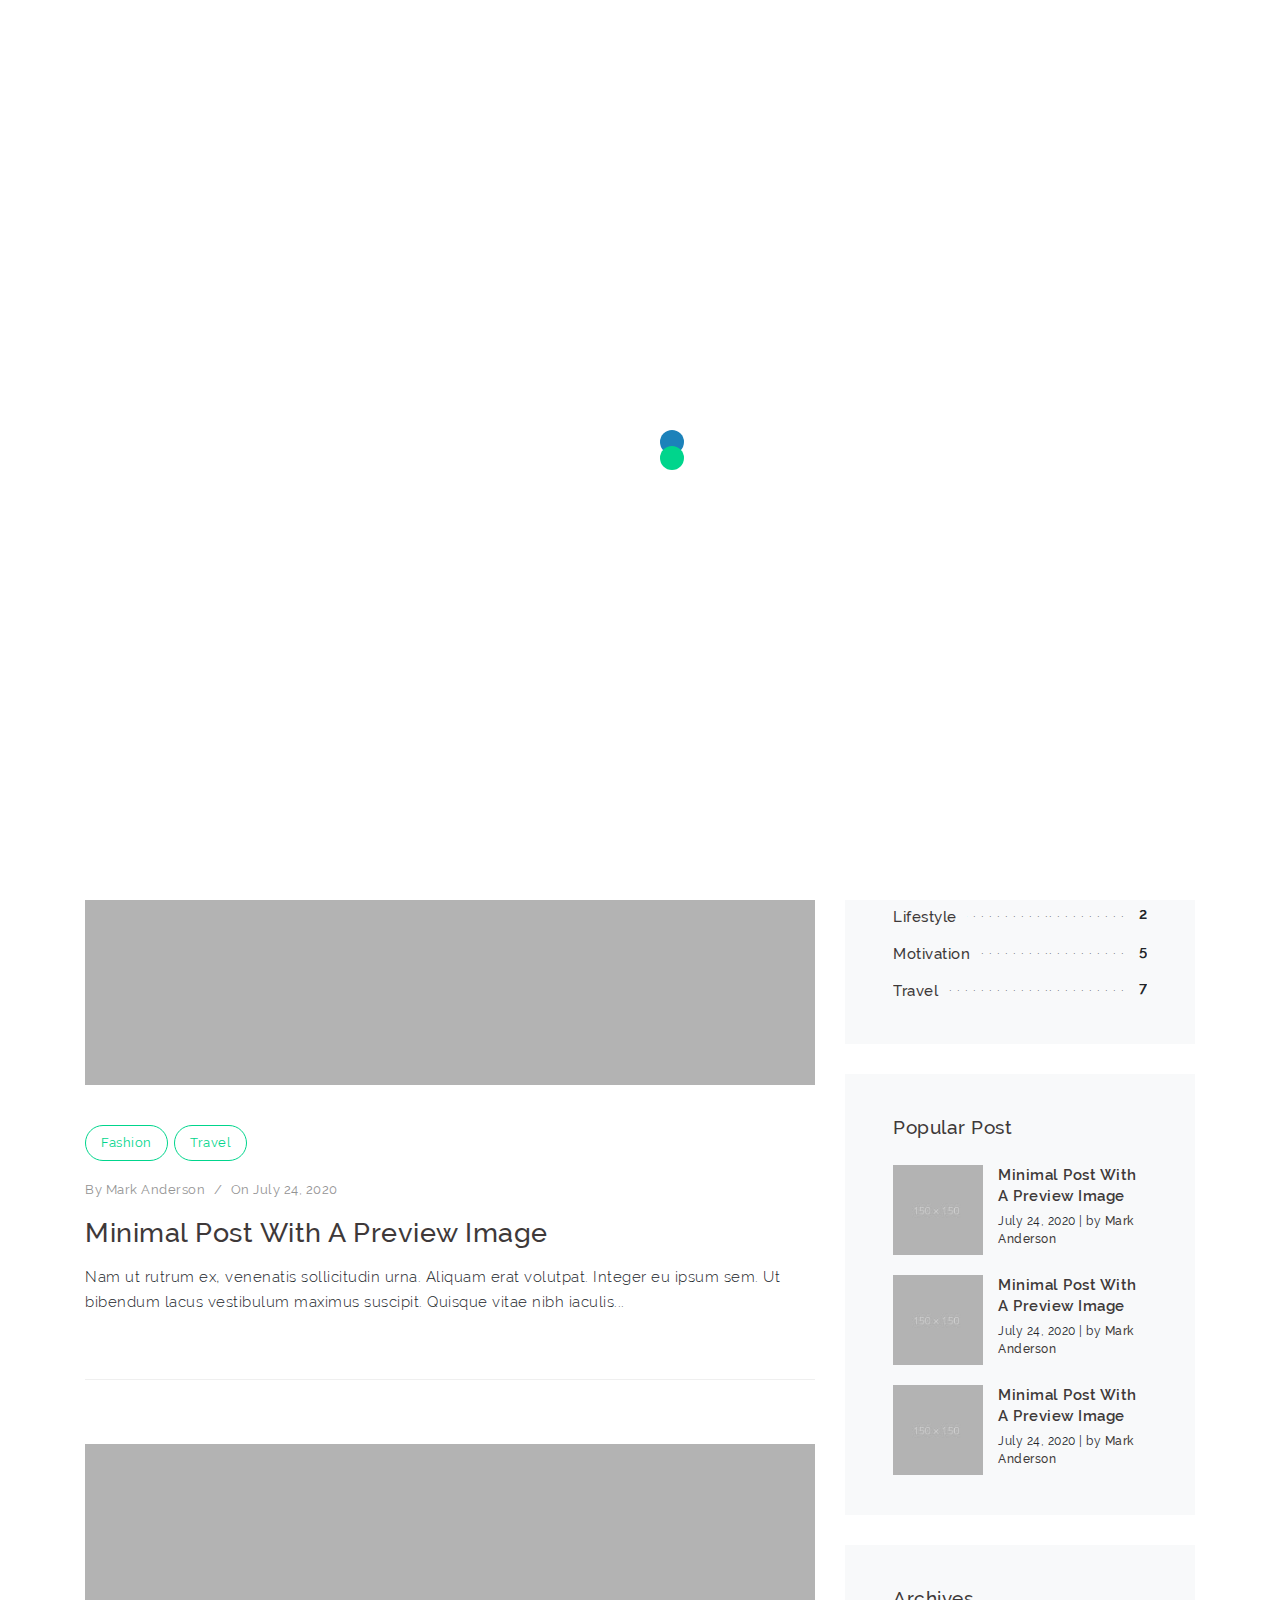
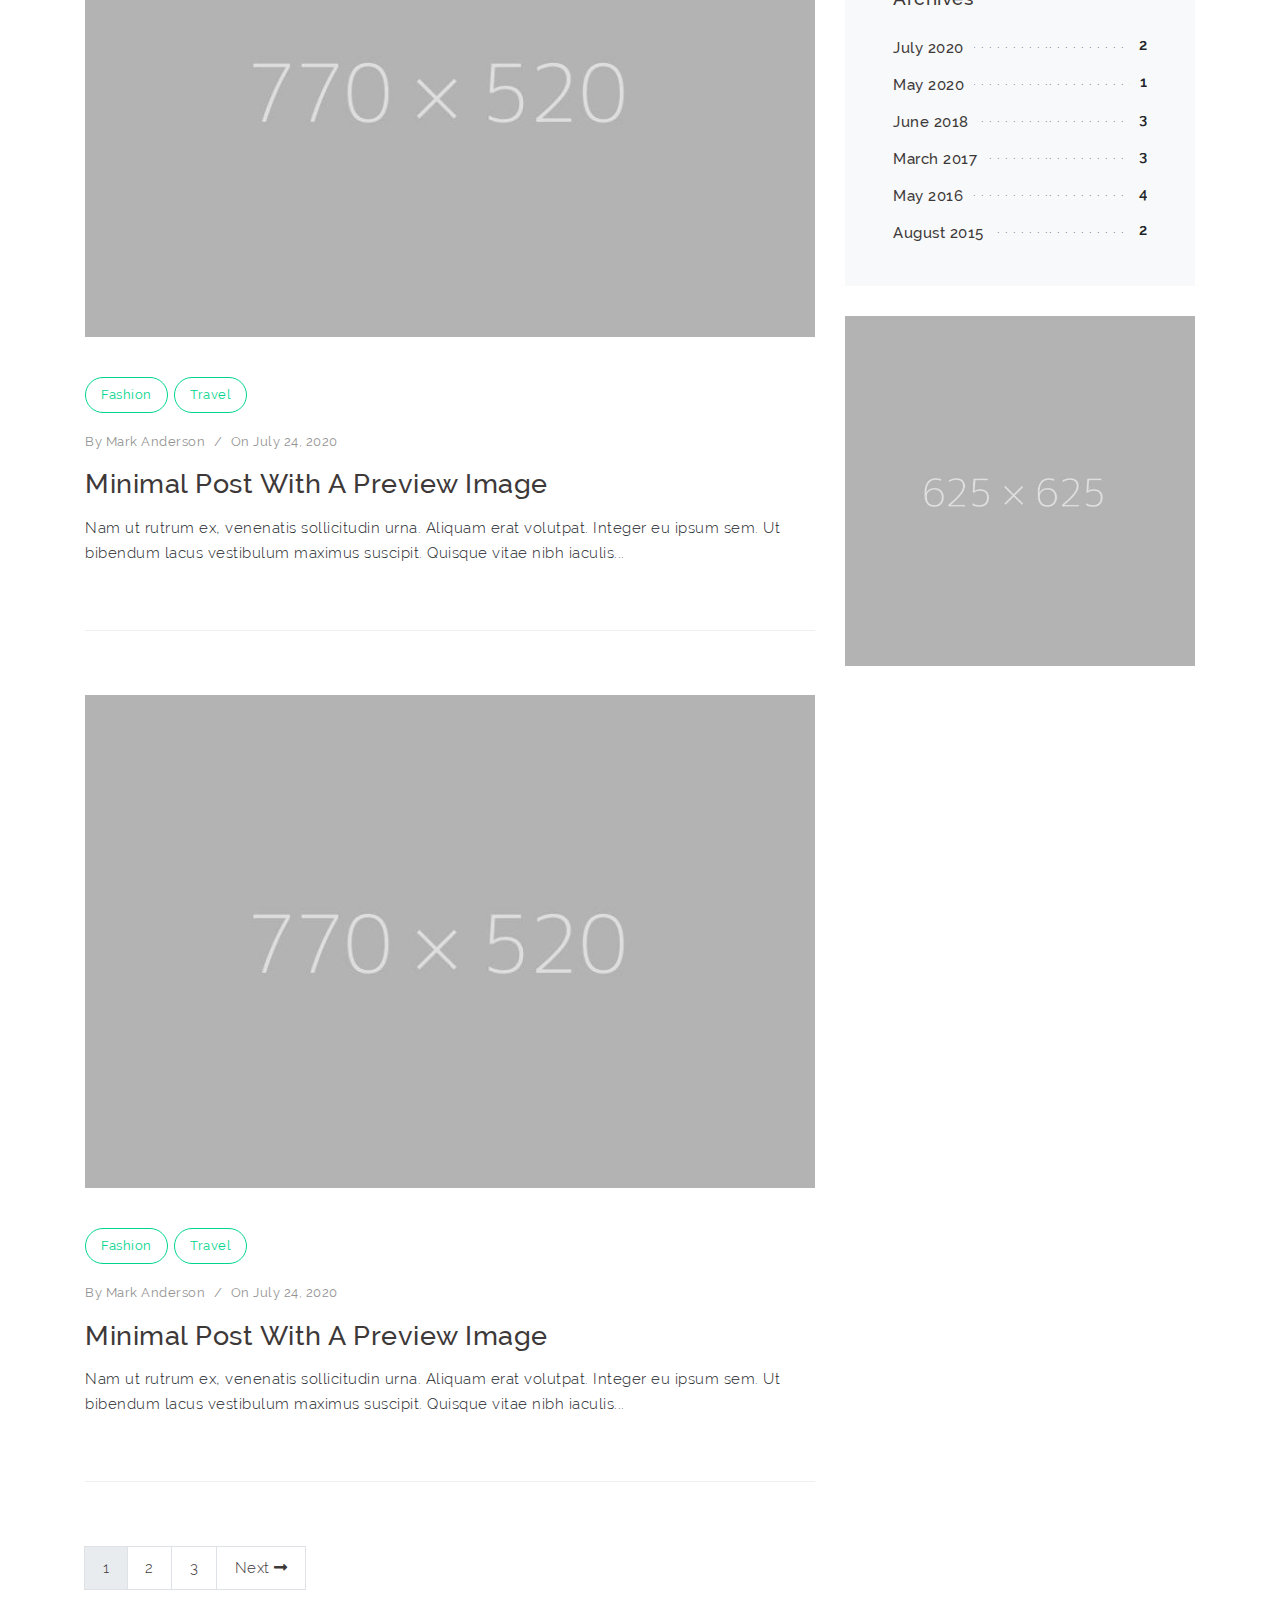
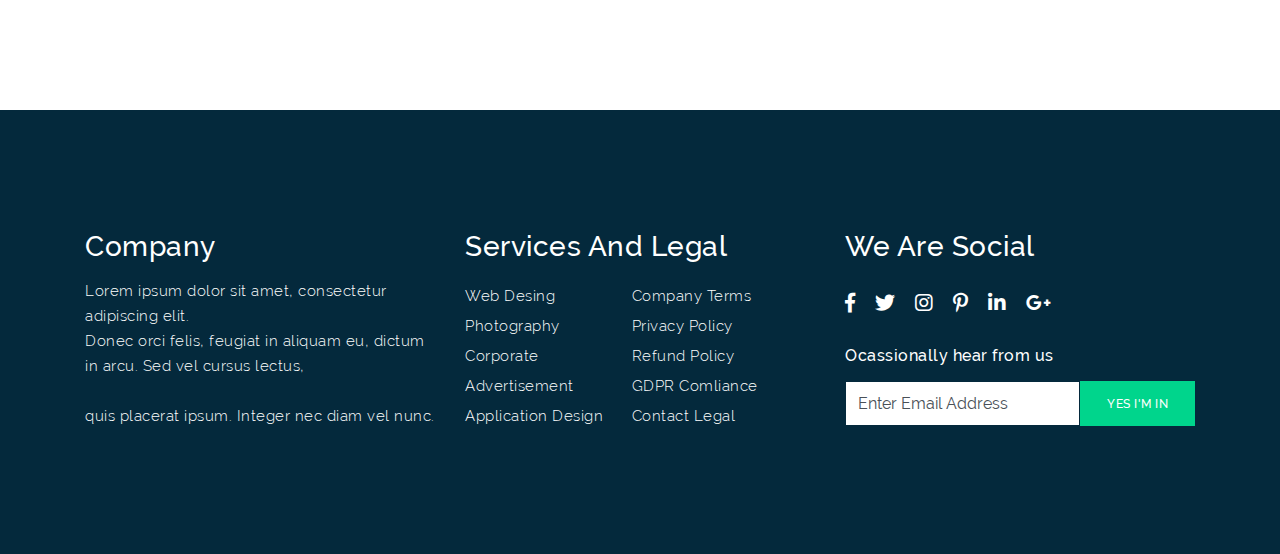
<file: category.html>
<!DOCTYPE html>
<html lang="en">
<head>
    <!-- Meta Tags -->
    <meta charset="utf-8">
    <meta name="viewport" content="width=device-width, initial-scale=1, shrink-to-fit=no">
    <!-- Page Title -->
    <title>MegaOne - Corporate</title>
    <!-- Favicon -->
    <link rel="icon" href="assets/img/favicon.ico">
    <!-- Bundle -->
    <link rel="stylesheet" href="vendor/css/bundle.min.css">
    <link rel="stylesheet" href="vendor/css/revolution-settings.min.css">
    <!-- Plugin Css -->
    <link rel="stylesheet" href="vendor/css/jquery.fancybox.min.css">
    <link rel="stylesheet" href="vendor/css/owl.carousel.min.css">
    <link rel="stylesheet" href="vendor/css/swiper.min.css">
    <link rel="stylesheet" href="vendor/css/cubeportfolio.min.css">
    <!-- Style Sheet -->
    <link rel="stylesheet" href="assets/css/style.css">
</head>

<body data-spy="scroll" data-target=".navbar" data-offset="90">

<!--Loader Start-->
<div class="loader">
    <div class="loader-inner">
        <div class="spinner">
            <div class="dot1"></div>
            <div class="dot2"></div>
        </div>
    </div>
</div>
<!--Loader End-->

<!--header Start-->
<header class="header-with-top">
    <!--header top-->
    <div class="top-header-area bg-dark text-white alt-font">
        <div class="container">
            <div class="row">
                <div class="col-6">
                    <div class="address text-left">
                        +1 234 888 9876  ( 9AM - 5PM GST )
                    </div>
                </div>
                <div class="col-6">
                    <ul class="header-social text-right">
                        <li><a href="javascript:void(0);" class="facebook-text-hvr"><i class="fab fa-facebook-f"></i></a></li>
                        <li><a href="javascript:void(0);" class="twitter-text-hvr"><i class="fab fa-twitter"></i></a></li>
                        <li><a href="javascript:void(0);" class="instagram-text-hvr"><i class="fab fa-instagram"></i></a></li>
                        <li><a href="javascript:void(0);" class="pinterest-text-hvr"><i class="fab fa-pinterest-p"></i></a></li>
                    </ul>
                </div>
            </div>
        </div>

    </div>

    <!--Navigation-->
    <nav class="navbar navbar-expand-lg navbar-static">
        <div class="container">

            <a href="index-corporate.html" title="Logo" class="logo">
                <img src="assets/img/logo-black.png" class="logo-dark default" alt="logo">
            </a>

            <button class="sidemenu-button d-lg-none" type="button" data-toggle="collapse" data-target="#ntg" aria-controls="navbarSupportedContent" aria-expanded="false" aria-label="Toggle navigation">
                <span class="sidemenu-toggler"></span>
                <span class="sidemenu-toggler"></span>
                <span class="sidemenu-toggler"></span>
            </button>

            <div class="collapse navbar-collapse justify-content-between align-items-center" id="ntg">
                <ul class="navbar-nav mx-auto alt-font">
                    <li class="nav-item">
                        <a class="nav-link" href="index-corporate.html#home">Home</a>
                    </li>
                    <li class="nav-item">
                        <a class="nav-link" href="index-corporate.html#about">About Us</a>
                    </li>
                    <li class="nav-item">
                        <a class="nav-link" href="index-corporate.html#services">Our Services</a>
                    </li>
                    <li class="nav-item">
                        <a class="nav-link" href="index-corporate.html#portfolio">Portfolio</a>
                    </li>
                    <li class="nav-item">
                        <a class="nav-link active" href="index-corporate.html#blog">Latest News</a>
                    </li>
                </ul>
                <a href="index-corporate.html#contact" class="btn btn-nav">Let's Get In Touch</a>
            </div>

        </div>
    </nav>

</header>
<!--header End-->

<!--Banner Start-->
<section class="page-title cursor-light">
    <div class="bg-overlay bg-black opacity-5"></div>
    <div class="auto-container">
        <h2 class="hide-cursor">Latest News</h2>
        <ul class="page-breadcrumb link">
            <li><a href="javascript:void(0);"><span class="icon fas fa-home"></span> home</a></li>
            <li>Latest News</li>
        </ul>
    </div>
</section>
<!--Banner End-->

<!--Blog Start-->
<section class="blog-default">
    <h2 class="d-none">hidden</h2>
    <div class="container">
        <div class="row">
            <div class="col-lg-8">
                <!--Post-->
                <article class="blog-classic">
                    <!--Thumbnail-->
                    <div class="post-thumbnail">
                    <img src="assets/img/news-1.jpg" alt="image">
                    </div>
                    <!--Post Meta-->
                    <div class="post-details alt-font">

                    <span class="post-categories">
                     <a href="javascript:void(0);" rel="category tag">Fashion</a>
                     <a href="javascript:void(0);" rel="category tag">Travel</a>
                    </span>

                    <span class="post-author">By <a href="javascript:void(0);">Mark Anderson</a></span>
                    <span class="post-separator">/</span>
                    <span class="post-date">On July 24, 2020</span>

                    </div>

                    <h2 class="post-title"><a href="blog-details.html" rel="bookmark">Minimal Post With A Preview Image</a></h2>

                    <div class="post-content">

                        <p>Nam ut rutrum ex, venenatis sollicitudin urna. Aliquam erat volutpat. Integer eu ipsum sem.
                            Ut bibendum lacus vestibulum maximus suscipit. Quisque vitae nibh iaculis...</p>

                    </div>
                </article>
                <!--Post-->
                <article class="blog-classic">
                    <!--Thumbnail-->
                    <div class="post-thumbnail">
                        <img src="assets/img/news-2.jpg" alt="image">
                    </div>
                    <!--Post Meta-->
                    <div class="post-details alt-font">

                    <span class="post-categories">
                     <a href="javascript:void(0);" rel="category tag">Fashion</a>
                     <a href="javascript:void(0);" rel="category tag">Travel</a>
                    </span>

                        <span class="post-author">By <a href="javascript:void(0);">Mark Anderson</a></span>
                        <span class="post-separator">/</span>
                        <span class="post-date">On July 24, 2020</span>

                    </div>

                    <h2 class="post-title"><a href="blog-details.html" rel="bookmark">Minimal Post With A Preview Image</a></h2>

                    <div class="post-content">

                        <p>Nam ut rutrum ex, venenatis sollicitudin urna. Aliquam erat volutpat. Integer eu ipsum sem.
                            Ut bibendum lacus vestibulum maximus suscipit. Quisque vitae nibh iaculis...</p>

                    </div>
                </article>
                <!--Post-->
                <article class="blog-classic">
                    <!--Thumbnail-->
                    <div class="post-thumbnail">
                        <img src="assets/img/news-3.jpg" alt="image">
                    </div>
                    <!--Post Meta-->
                    <div class="post-details alt-font">

                    <span class="post-categories">
                     <a href="javascript:void(0);" rel="category tag">Fashion</a>
                     <a href="javascript:void(0);" rel="category tag">Travel</a>
                    </span>

                        <span class="post-author">By <a href="javascript:void(0);">Mark Anderson</a></span>
                        <span class="post-separator">/</span>
                        <span class="post-date">On July 24, 2020</span>

                    </div>

                    <h2 class="post-title"><a href="blog-details.html" rel="bookmark">Minimal Post With A Preview Image</a></h2>

                    <div class="post-content">

                        <p>Nam ut rutrum ex, venenatis sollicitudin urna. Aliquam erat volutpat. Integer eu ipsum sem.
                            Ut bibendum lacus vestibulum maximus suscipit. Quisque vitae nibh iaculis...</p>

                    </div>
                </article>
                <!--Post Navigation-->
                <nav class="pagination blog-post-navigation" aria-label="Posts navigation">
                    <a class="page-link current" href="javascript:void(0);">1</a>
                    <a class="page-link" href="javascript:void(0);">2</a>
                    <a class="page-link" href="javascript:void(0);">3</a>
                    <a class="next page-link" href="javascript:void(0);">
                    <span class="pagination-next">Next</span> <i class="fas fa-long-arrow-alt-right"></i> </a>
                </nav>
            </div>
            <div class="col-lg-4">

                <div class="corporate-widget" id="secondary" role="complementary">

                    <!--Search Form-->
                    <aside class="widget widget_search">
                        <form method="get" id="searchform" action="javascript:void(0);" role="search">
                            <label class="sr-only" for="s">Search</label>
                            <div class="input-group">
                                <input class="field form-control" id="s" name="s" type="text" placeholder="Search …" value="">
                                <span class="input-group-append">
                                <button class="submit btn-search" id="searchsubmit" name="submit" type="submit"><i class="fas fa-search"></i></button>
		                        </span>
                            </div>
                        </form>
                    </aside>

                    <!--Categories-->
                    <aside class="widget widget_categories">
                        <h3 class="widget-title">Topics</h3>
                        <ul>
                            <li class="cat-item"><a href="javascript:void(0);">Art</a> <span class="dots"></span><span class="counts">5</span></li>
                            <li class="cat-item"><a href="javascript:void(0);">Fashion</a> <span class="dots"></span><span class="counts">4</span></li>
                            <li class="cat-item"><a href="javascript:void(0);">Lifestyle</a> <span class="dots"></span><span class="counts">2</span></li>
                            <li class="cat-item"><a href="javascript:void(0);">Motivation</a> <span class="dots"></span><span class="counts">5</span></li>
                            <li class="cat-item"><a href="javascript:void(0);">Travel</a> <span class="dots"></span><span class="counts">7</span></li>
                        </ul>
                    </aside>

                    <aside class="widget latest_post_widget"><h3 class="widget-title">Popular Post</h3>
                        <ul class="blog-latest-post">
                            <!--Recent Post-->
                            <li><figure><a href="javascript:void(0);">
                                <img width="150" height="150" src="assets/img/news-1-150x150.jpg" class="attachment-thumbnail" alt="image">
                            </a></figure>
                                <div class="post-head"><a class="title" href="javascript:void(0);">Minimal Post With A Preview Image</a><span class="clearfix"></span>July 24, 2020 | by <a href="javascript:void(0);">Mark Anderson</a></div>
                            </li>
                            <!--Recent Post-->
                            <li><figure><a href="javascript:void(0);">
                                <img width="150" height="150" src="assets/img/news-2-150x150.jpg" class="attachment-thumbnail" alt="image">
                            </a></figure>
                                <div class="post-head"><a class="title" href="javascript:void(0);">Minimal Post With A Preview Image</a><span class="clearfix"></span>July 24, 2020 | by <a href="javascript:void(0);">Mark Anderson</a></div>
                            </li>
                            <!--Recent Post-->
                            <li><figure><a href="javascript:void(0);">
                                <img width="150" height="150" src="assets/img/news-3-150x150.jpg" class="attachment-thumbnail" alt="image">
                            </a></figure>
                                <div class="post-head"><a class="title" href="javascript:void(0);">Minimal Post With A Preview Image</a><span class="clearfix"></span>July 24, 2020 | by <a href="javascript:void(0);">Mark Anderson</a></div>
                            </li>
                        </ul>
                    </aside>

                    <aside id="archives-2" class="widget widget_archive"><h3 class="widget-title">Archives</h3>
                        <ul>
                            <li><a href="javascript:void(0);">July 2020</a>&nbsp;<span class="dots"></span><span class="counts">2</span></li>
                            <li><a href="javascript:void(0);">May 2020</a>&nbsp;<span class="dots"></span><span class="counts">1</span></li>
                            <li><a href="javascript:void(0);">June 2018</a>&nbsp;<span class="dots"></span><span class="counts">3</span></li>
                            <li><a href="javascript:void(0);">March 2017</a>&nbsp;<span class="dots"></span><span class="counts">3</span></li>
                            <li><a href="javascript:void(0);">May 2016</a>&nbsp;<span class="dots"></span><span class="counts">4</span></li>
                            <li><a href="javascript:void(0);">August 2015</a>&nbsp;<span class="dots"></span><span class="counts">2</span></li>
                        </ul>
                    </aside>
                    <aside class="widget widget_media_image"><a href="javascript:void(0);"><img src="assets/img/advertisment.jpg" class="add-image" alt="image"></a></aside>
                </div><!-- #secondary -->

            </div>
        </div>
    </div>
</section>
<!--Blog End-->

<!--Footer Start-->
<footer class="footer-area section-padding">
    <div class="container">
        <div class="row text-md-left text-center">
            <!--Column-->
            <div class="col-lg-4 col-md-6">
                <h3 class="mb-3 text-white">Company</h3>
                <p class="text-white">Lorem ipsum dolor sit amet, consectetur adipiscing elit.
                    <br>
                    Donec orci felis, feugiat in aliquam eu, dictum in arcu. Sed vel cursus lectus,
                    <br><br>
                    quis placerat ipsum. Integer nec diam vel nunc.</p>

            </div>
            <!--Column-->
            <div class="col-lg-4 col-md-6 mt-4 mt-md-0">
                <h3 class="mb-3 text-white">Services And Legal</h3>
                <div class="footer-list">
                    <!--List-->
                    <ul class="mr-4">
                        <li><a href="javascript:void(0);">Web Desing</a></li>
                        <li><a href="javascript:void(0);">Photography</a></li>
                        <li><a href="javascript:void(0);">Corporate</a></li>
                        <li><a href="javascript:void(0);">Advertisement</a></li>
                        <li><a href="javascript:void(0);">Application Design</a></li>
                    </ul>
                    <!--List-->
                    <ul>
                        <li><a href="javascript:void(0);">Company Terms</a></li>
                        <li><a href="javascript:void(0);">Privacy Policy</a></li>
                        <li><a href="javascript:void(0);">Refund Policy</a></li>
                        <li><a href="javascript:void(0);">GDPR Comliance</a></li>
                        <li><a href="javascript:void(0);">Contact Legal</a></li>
                    </ul>
                </div>
            </div>
            <!--Column-->
            <div class="col-lg-4 col-md-12 mt-4 mt-lg-0">
                <h3 class="mb-3 text-white">We Are Social</h3>
                <ul class="footer-icon">
                    <li><a href="javascript:void(0);" class="facebook-text-hvr"><i class="fab fa-facebook-f"></i></a></li>
                    <li><a href="javascript:void(0);" class="twitter-text-hvr"><i class="fab fa-twitter"></i></a></li>
                    <li><a href="javascript:void(0);" class="instagram-text-hvr"><i class="fab fa-instagram"></i></a></li>
                    <li><a href="javascript:void(0);" class="pinterest-text-hvr"><i class="fab fa-pinterest-p"></i></a></li>
                    <li><a href="javascript:void(0);" class="linkedin-text-hvr"><i class="fab fa-linkedin-in"></i></a></li>
                    <li><a href="javascript:void(0);" class="google-text-hvr"><i class="fab fa-google-plus-g"></i></a></li>
                </ul>

                <h6 class="text-white mb-3">Ocassionally hear from us</h6>
                <label class="input-group footer-mail">
                    <input type="email" class="form-control" placeholder="Enter Email Address">
                    <button class="btn btn-medium btn-green btn-hvr-white" type="submit">YES I'M IN</button>
                </label>
            </div>
        </div>
    </div>
</footer>
<!--Footer End-->

<!--Scroll Top Start-->
<span class="scroll-top-arrow"><i class="fas fa-angle-up"></i></span>
<!--Scroll Top End-->

<!-- JavaScript -->
<script src="vendor/js/bundle.min.js"></script>
<!-- Plugin Js -->
<script src="vendor/js/jquery.appear.js"></script>
<script src="vendor/js/jquery.fancybox.min.js"></script>
<script src="vendor/js/owl.carousel.min.js"></script>
<script src="vendor/js/parallaxie.min.js"></script>
<script src="vendor/js/wow.min.js"></script>
<script src="vendor/js/jquery.cubeportfolio.min.js"></script>
<!-- REVOLUTION JS FILES -->
<script src="vendor/js/jquery.themepunch.tools.min.js"></script>
<script src="vendor/js/jquery.themepunch.revolution.min.js"></script>
<!-- SLIDER REVOLUTION EXTENSIONS -->
<script src="vendor/js/extensions/revolution.extension.actions.min.js"></script>
<script src="vendor/js/extensions/revolution.extension.carousel.min.js"></script>
<script src="vendor/js/extensions/revolution.extension.kenburn.min.js"></script>
<script src="vendor/js/extensions/revolution.extension.layeranimation.min.js"></script>
<script src="vendor/js/extensions/revolution.extension.migration.min.js"></script>
<script src="vendor/js/extensions/revolution.extension.navigation.min.js"></script>
<script src="vendor/js/extensions/revolution.extension.parallax.min.js"></script>
<script src="vendor/js/extensions/revolution.extension.slideanims.min.js"></script>
<script src="vendor/js/extensions/revolution.extension.video.min.js"></script>
<!-- custom script -->
<script src="assets/js/script.js"></script>

</body>
</file>
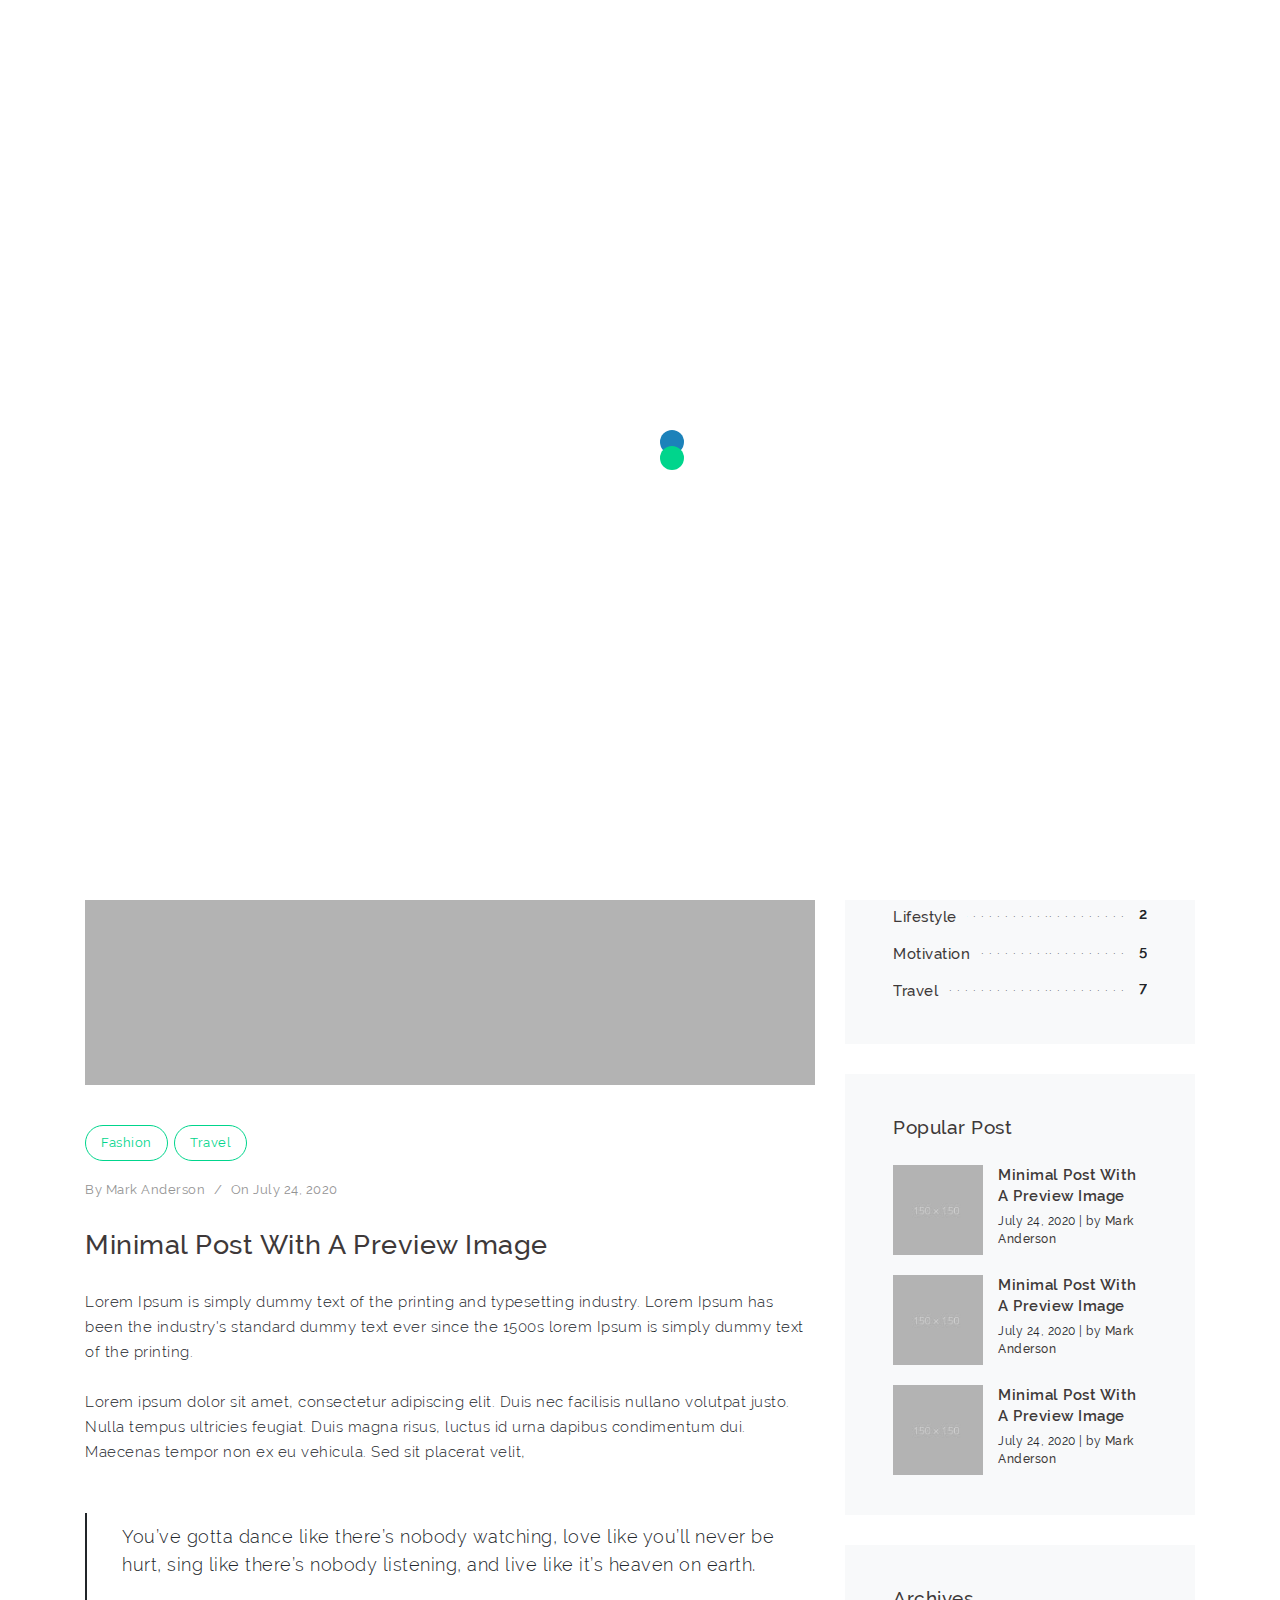
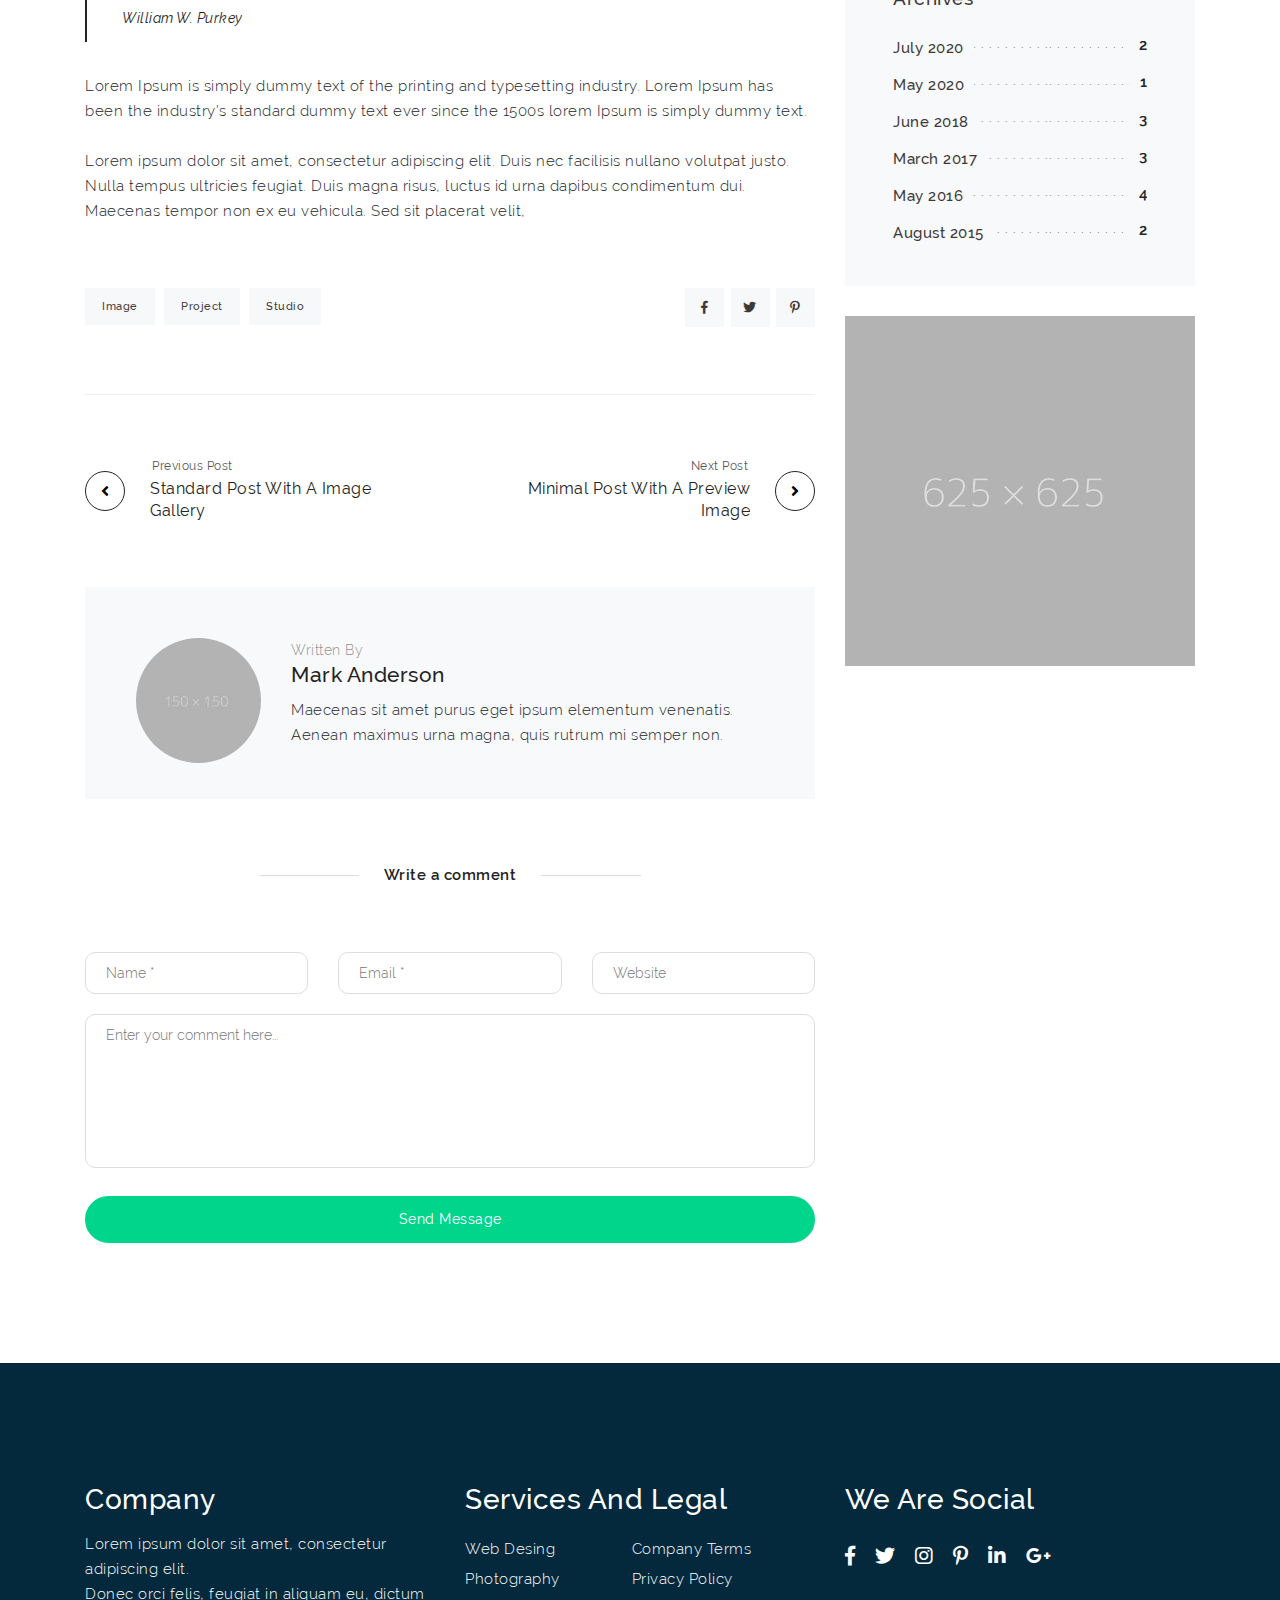
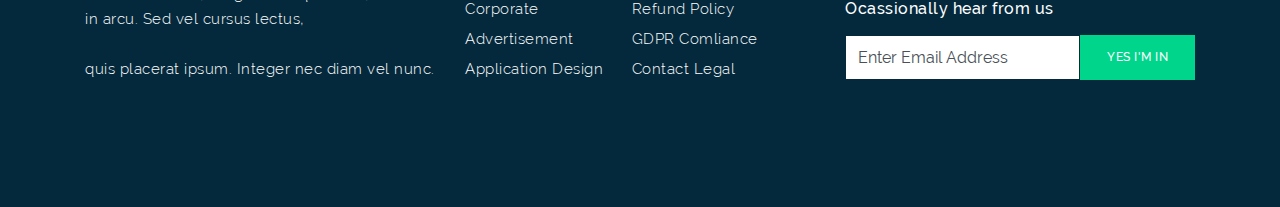
<file: page.html>
<!DOCTYPE html>
<html lang="en">
<head>
    <!-- Meta Tags -->
    <meta charset="utf-8">
    <meta name="viewport" content="width=device-width, initial-scale=1, shrink-to-fit=no">
    <!-- Page Title -->
    <title>MegaOne - Corporate</title>
    <!-- Favicon -->
    <link rel="icon" href="assets/img/favicon.ico">
    <!-- Bundle -->
    <link rel="stylesheet" href="vendor/css/bundle.min.css">
    <link rel="stylesheet" href="vendor/css/revolution-settings.min.css">
    <!-- Plugin Css -->
    <link rel="stylesheet" href="vendor/css/jquery.fancybox.min.css">
    <link rel="stylesheet" href="vendor/css/owl.carousel.min.css">
    <link rel="stylesheet" href="vendor/css/swiper.min.css">
    <link rel="stylesheet" href="vendor/css/cubeportfolio.min.css">
    <!-- Style Sheet -->
    <link rel="stylesheet" href="assets/css/style.css">
</head>

<body data-spy="scroll" data-target=".navbar" data-offset="90">

<!--Loader Start-->
<div class="loader">
    <div class="loader-inner">
        <div class="spinner">
            <div class="dot1"></div>
            <div class="dot2"></div>
        </div>
    </div>
</div>
<!--Loader End-->

<!--header Start-->
<header class="header-with-top">
    <!--header top-->
    <div class="top-header-area bg-dark text-white alt-font">
        <div class="container">
            <div class="row">
                <div class="col-6">
                    <div class="address text-left">
                        +1 234 888 9876  ( 9AM - 5PM GST )
                    </div>
                </div>
                <div class="col-6">
                    <ul class="header-social text-right">
                        <li><a href="javascript:void(0);" class="facebook-text-hvr"><i class="fab fa-facebook-f"></i></a></li>
                        <li><a href="javascript:void(0);" class="twitter-text-hvr"><i class="fab fa-twitter"></i></a></li>
                        <li><a href="javascript:void(0);" class="instagram-text-hvr"><i class="fab fa-instagram"></i></a></li>
                        <li><a href="javascript:void(0);" class="pinterest-text-hvr"><i class="fab fa-pinterest-p"></i></a></li>
                    </ul>
                </div>
            </div>
        </div>

    </div>

    <!--Navigation-->
    <nav class="navbar navbar-expand-lg navbar-static">
        <div class="container">

            <a href="index-corporate.html" title="Logo" class="logo">
                <img src="assets/img/logo-black.png" class="logo-dark default" alt="logo">
            </a>

            <button class="sidemenu-button d-lg-none" type="button" data-toggle="collapse" data-target="#ntg" aria-controls="navbarSupportedContent" aria-expanded="false" aria-label="Toggle navigation">
                <span class="sidemenu-toggler"></span>
                <span class="sidemenu-toggler"></span>
                <span class="sidemenu-toggler"></span>
            </button>

            <div class="collapse navbar-collapse justify-content-between align-items-center" id="ntg">
                <ul class="navbar-nav mx-auto alt-font">
                    <li class="nav-item">
                        <a class="nav-link" href="index-corporate.html#home">Home</a>
                    </li>
                    <li class="nav-item">
                        <a class="nav-link" href="index-corporate.html#about">About Us</a>
                    </li>
                    <li class="nav-item">
                        <a class="nav-link" href="index-corporate.html#services">Our Services</a>
                    </li>
                    <li class="nav-item">
                        <a class="nav-link" href="index-corporate.html#portfolio">Portfolio</a>
                    </li>
                    <li class="nav-item">
                        <a class="nav-link active" href="index-corporate.html#blog">Latest News</a>
                    </li>
                </ul>
                <a href="index-corporate.html#contact" class="btn btn-nav">Let's Get In Touch</a>
            </div>

        </div>
    </nav>

</header>
<!--header End-->

<!--Banner Start-->
<section class="page-title cursor-light">
    <div class="bg-overlay bg-black opacity-5"></div>
    <div class="auto-container">
        <h2 class="hide-cursor">Latest News</h2>
        <ul class="page-breadcrumb link">
            <li><a href="javascript:void(0);"><span class="icon fas fa-home"></span> home</a></li>
            <li>Latest News</li>
        </ul>
    </div>
</section>
<!--Banner End-->

<!--Blog Start-->
<section class="blog-single">
    <h2 class="d-none">hidden</h2>
    <div class="container">
        <div class="row">
            <div class="col-lg-8">
                <!--Post-->
                <article class="blog-classic">
                    <!--Thumbnail-->
                    <div class="post-thumbnail">
                    <img src="assets/img/news-1.jpg" alt="image">
                    </div>
                    <!--Post Meta-->
                    <div class="post-details alt-font">

                    <span class="post-categories">
                     <a href="javascript:void(0);" rel="category tag">Fashion</a>
                     <a href="javascript:void(0);" rel="category tag">Travel</a>
                    </span>

                    <span class="post-author">By <a href="javascript:void(0);">Mark Anderson</a></span>
                    <span class="post-separator">/</span>
                    <span class="post-date">On July 24, 2020</span>

                    </div>

                    <h2 class="post-title"><a href="javascript:void(0);" rel="bookmark">Minimal Post With A Preview Image</a></h2>

                    <div class="post-content">

                        <p class="mb-5">Lorem Ipsum is simply dummy text of the printing and typesetting industry.
                            Lorem Ipsum has been the industry's standard dummy text ever since the 1500s lorem Ipsum
                            is simply dummy text of the printing.<br><br>
                            Lorem ipsum dolor sit amet, consectetur adipiscing elit. Duis nec facilisis nullano volutpat justo. Nulla tempus ultricies feugiat. Duis magna risus, luctus id urna dapibus condimentum dui. Maecenas tempor non ex eu vehicula. Sed sit placerat velit,
                        </p>

                        <blockquote class="block-quote"><p> You’ve gotta dance like there’s nobody watching, love like you’ll never be hurt, sing like there’s nobody listening, and live like it’s heaven on earth.</p><cite> William W. Purkey  </cite></blockquote>

                        <p>
                            Lorem Ipsum is simply dummy text of the printing and typesetting industry.
                            Lorem Ipsum has been the industry's standard dummy text ever since the 1500s lorem Ipsum
                            is simply dummy text.<br><br>
                            Lorem ipsum dolor sit amet, consectetur adipiscing elit. Duis nec facilisis nullano volutpat justo. Nulla tempus ultricies feugiat. Duis magna risus, luctus id urna dapibus condimentum dui. Maecenas tempor non ex eu vehicula. Sed sit placerat velit,
                        </p>

                    </div>

                    <div class="footer-meta">
                        <div class="row">
                            <div class="col-6">
                                <div class="post-tags">
                                <span class="post_meta_item post_tags"><a href="javascript:void(0);" rel="tag">Image</a>
                                    <a href="javascript:void(0);" rel="tag">Project</a>
                                    <a href="javascript:void(0);" rel="tag">Studio</a>
                                </span>
                                </div>
                            </div>

                            <div class="col-6">
                                <div class="post-social social-icon-bg">
                                    <ul class="share-icons">
                                        <li><a class="facebook-bg-hvr" target="_blank" href="javascript:void(0);" title="Minimal Post With A Preview Image"><i class="fab fa-facebook-f"></i></a></li>
                                        <li><a class="twitter-bg-hvr" target="_blank" href="javascript:void(0);"><i class="fab fa-twitter"></i></a></li>
                                        <li><a class="pinterest-bg-hvr" target="_blank" href="javascript:void(0);"><i class="fab fa-pinterest-p"></i></a></li>
                                    </ul>
                                </div>
                            </div>


                        </div>
                    </div>

                </article>

                <!--Post Navigation-->
                <div class="post-navigation alt-font">
                    <div class="row d-flex align-items-center">

                        <div class="col-6">
                        <div class="post-previous">
                        <a href="javascript:void(0);" class="single-post-nav left d-flex align-items-center">
                        <i class="fa fa-angle-left"></i>
                        <div class="post-nav-content">
                            <p>Previous Post</p>
                            <h6>Standard Post With A Image Gallery</h6>
                        </div>
                        </a>
                        </div>
                        </div>
                        <div class="col-6">
                            <div class="post-next">
                        <a href="javascript:void(0);" class="single-post-nav right d-flex align-items-center">
                        <div class="post-nav-content">
                            <p>Next Post</p>
                            <h6>Minimal Post With A Preview Image</h6>
                        </div>
                        <i class="fa fa-angle-right"></i>
                    </a>

                    </div>
                        </div>

                    </div>
                </div>

                <!--Author-->
                <div class="corporate-author">
                    <div class="author-avatar">
                    <img alt="image" src="assets/img/author.jpg" class="avatar"></div>
                    <div class="author-content">
                        <span class="text-small">Written By</span>
                        <h6><a href="javascript:void(0);">Mark Anderson</a></h6>
                        <div class="author-description">
                            <p>Maecenas sit amet purus eget ipsum elementum venenatis. Aenean maximus urna magna, quis rutrum mi semper non.</p>
                        </div>
                    </div>
                </div>

                <!--Comment Area-->
                <div class="comments-area blog-comment" id="comments">
                        <div class="comment-form-title alt-font">
                            <span class="text-outside-line-full">Write a comment </span>
                        </div>
                            <form action="/" method="post" id="commentform" class="comment-form blog-comment-form" novalidate="">
                                <div class="row">
                                    <div class="col-lg-4">
                                        <input id="author" placeholder="Name *" class="input-field comment-fields" name="author" type="text" value="">
                                    </div>
                                    <div class="col-lg-4">
                                        <input id="email" placeholder="Email *" class="input-field comment-fields" name="email" type="email" value="">
                                    </div>
                                    <div class="col-lg-4">
                                        <input id="url" placeholder="Website" class="input-field medium-input comment-fields" name="url" type="url" value="">
                                    </div>
                                    <div class="col-md-12">
                                        <textarea id="comment" placeholder="Enter your comment here..." rows="8" class="input-field comment-fields" name="comment" required="required"></textarea>
                                        <a href="javascript:void(0);" type="submit" id="submit_btn" class="btn btn-large btn-rounded btn-green d-block">Send Message</a>
                                    </div>
                                </div>
                            </form>
                        </div>

            </div>

            <div class="col-lg-4">

                <div class="corporate-widget" id="secondary" role="complementary">

                    <!--Search Form-->
                    <aside class="widget widget_search">
                        <form method="get" id="searchform" action="javascript:void(0);" role="search">
                            <label class="sr-only" for="s">Search</label>
                            <div class="input-group">
                                <input class="field form-control" id="s" name="s" type="text" placeholder="Search …" value="">
                                <span class="input-group-append">
                                <button class="submit btn-search" id="searchsubmit" name="submit" type="submit"><i class="fas fa-search"></i></button>
		                        </span>
                            </div>
                        </form>
                    </aside>

                    <!--Categories-->
                    <aside class="widget widget_categories">
                    <h3 class="widget-title">Topics</h3>
                    <ul>
                    <li class="cat-item"><a href="javascript:void(0);">Art</a> <span class="dots"></span><span class="counts">5</span></li>
                    <li class="cat-item"><a href="javascript:void(0);">Fashion</a> <span class="dots"></span><span class="counts">4</span></li>
                    <li class="cat-item"><a href="javascript:void(0);">Lifestyle</a> <span class="dots"></span><span class="counts">2</span></li>
                    <li class="cat-item"><a href="javascript:void(0);">Motivation</a> <span class="dots"></span><span class="counts">5</span></li>
                    <li class="cat-item"><a href="javascript:void(0);">Travel</a> <span class="dots"></span><span class="counts">7</span></li>
                    </ul>
                    </aside>

                <aside class="widget latest_post_widget"><h3 class="widget-title">Popular Post</h3>
                    <ul class="blog-latest-post">
                        <!--Recent Post-->
                        <li><figure><a href="javascript:void(0);">
                        <img width="150" height="150" src="assets/img/news-1-150x150.jpg" class="attachment-thumbnail" alt="image">
                        </a></figure>
                        <div class="post-head"><a class="title" href="javascript:void(0);">Minimal Post With A Preview Image</a><span class="clearfix"></span>July 24, 2020 | by <a href="javascript:void(0);">Mark Anderson</a></div>
                        </li>
                        <!--Recent Post-->
                        <li><figure><a href="javascript:void(0);">
                            <img width="150" height="150" src="assets/img/news-2-150x150.jpg" class="attachment-thumbnail" alt="image">
                        </a></figure>
                            <div class="post-head"><a class="title" href="javascript:void(0);">Minimal Post With A Preview Image</a><span class="clearfix"></span>July 24, 2020 | by <a href="javascript:void(0);">Mark Anderson</a></div>
                        </li>
                        <!--Recent Post-->
                        <li><figure><a href="javascript:void(0);">
                            <img width="150" height="150" src="assets/img/news-3-150x150.jpg" class="attachment-thumbnail" alt="image">
                        </a></figure>
                            <div class="post-head"><a class="title" href="javascript:void(0);">Minimal Post With A Preview Image</a><span class="clearfix"></span>July 24, 2020 | by <a href="javascript:void(0);">Mark Anderson</a></div>
                        </li>
                    </ul>
                </aside>

                    <aside id="archives-2" class="widget widget_archive"><h3 class="widget-title">Archives</h3>
                    <ul>
                    <li><a href="javascript:void(0);">July 2020</a>&nbsp;<span class="dots"></span><span class="counts">2</span></li>
                    <li><a href="javascript:void(0);">May 2020</a>&nbsp;<span class="dots"></span><span class="counts">1</span></li>
                    <li><a href="javascript:void(0);">June 2018</a>&nbsp;<span class="dots"></span><span class="counts">3</span></li>
                    <li><a href="javascript:void(0);">March 2017</a>&nbsp;<span class="dots"></span><span class="counts">3</span></li>
                    <li><a href="javascript:void(0);">May 2016</a>&nbsp;<span class="dots"></span><span class="counts">4</span></li>
                    <li><a href="javascript:void(0);">August 2015</a>&nbsp;<span class="dots"></span><span class="counts">2</span></li>
                    </ul>
                    </aside>
                    <aside class="widget widget_media_image"><a href="javascript:void(0);"><img src="assets/img/advertisment.jpg" class="add-image" alt="image"></a></aside>
                    </div><!-- #secondary -->
            </div>
        </div>
    </div>
</section>
<!--Blog End-->

<!--Footer Start-->
<footer class="footer-area section-padding">
    <div class="container">
        <div class="row text-md-left text-center">
            <!--Column-->
            <div class="col-lg-4 col-md-6">
                <h3 class="mb-3 text-white">Company</h3>
                <p class="text-white">Lorem ipsum dolor sit amet, consectetur adipiscing elit.
                    <br>
                    Donec orci felis, feugiat in aliquam eu, dictum in arcu. Sed vel cursus lectus,
                    <br><br>
                    quis placerat ipsum. Integer nec diam vel nunc.</p>

            </div>
            <!--Column-->
            <div class="col-lg-4 col-md-6 mt-4 mt-md-0">
                <h3 class="mb-3 text-white">Services And Legal</h3>
                <div class="footer-list">
                    <!--List-->
                    <ul class="mr-4">
                        <li><a href="javascript:void(0);">Web Desing</a></li>
                        <li><a href="javascript:void(0);">Photography</a></li>
                        <li><a href="javascript:void(0);">Corporate</a></li>
                        <li><a href="javascript:void(0);">Advertisement</a></li>
                        <li><a href="javascript:void(0);">Application Design</a></li>
                    </ul>
                    <!--List-->
                    <ul>
                        <li><a href="javascript:void(0);">Company Terms</a></li>
                        <li><a href="javascript:void(0);">Privacy Policy</a></li>
                        <li><a href="javascript:void(0);">Refund Policy</a></li>
                        <li><a href="javascript:void(0);">GDPR Comliance</a></li>
                        <li><a href="javascript:void(0);">Contact Legal</a></li>
                    </ul>
                </div>
            </div>
            <!--Column-->
            <div class="col-lg-4 col-md-12 mt-4 mt-lg-0">
                <h3 class="mb-3 text-white">We Are Social</h3>
                <ul class="footer-icon">
                    <li><a href="javascript:void(0);" class="facebook-text-hvr"><i class="fab fa-facebook-f"></i></a></li>
                    <li><a href="javascript:void(0);" class="twitter-text-hvr"><i class="fab fa-twitter"></i></a></li>
                    <li><a href="javascript:void(0);" class="instagram-text-hvr"><i class="fab fa-instagram"></i></a></li>
                    <li><a href="javascript:void(0);" class="pinterest-text-hvr"><i class="fab fa-pinterest-p"></i></a></li>
                    <li><a href="javascript:void(0);" class="linkedin-text-hvr"><i class="fab fa-linkedin-in"></i></a></li>
                    <li><a href="javascript:void(0);" class="google-text-hvr"><i class="fab fa-google-plus-g"></i></a></li>
                </ul>

                <h6 class="text-white mb-3">Ocassionally hear from us</h6>
                <label class="input-group footer-mail">
                    <input type="email" class="form-control" placeholder="Enter Email Address">
                    <button class="btn btn-medium btn-green btn-hvr-white" type="submit">YES I'M IN</button>
                </label>
            </div>
        </div>
    </div>
</footer>
<!--Footer End-->

<!--Scroll Top Start-->
<span class="scroll-top-arrow"><i class="fas fa-angle-up"></i></span>
<!--Scroll Top End-->

<!-- JavaScript -->
<script src="vendor/js/bundle.min.js"></script>
<!-- Plugin Js -->
<script src="vendor/js/jquery.appear.js"></script>
<script src="vendor/js/jquery.fancybox.min.js"></script>
<script src="vendor/js/owl.carousel.min.js"></script>
<script src="vendor/js/parallaxie.min.js"></script>
<script src="vendor/js/wow.min.js"></script>
<script src="vendor/js/jquery.cubeportfolio.min.js"></script>
<!-- REVOLUTION JS FILES -->
<script src="vendor/js/jquery.themepunch.tools.min.js"></script>
<script src="vendor/js/jquery.themepunch.revolution.min.js"></script>
<!-- SLIDER REVOLUTION EXTENSIONS -->
<script src="vendor/js/extensions/revolution.extension.actions.min.js"></script>
<script src="vendor/js/extensions/revolution.extension.carousel.min.js"></script>
<script src="vendor/js/extensions/revolution.extension.kenburn.min.js"></script>
<script src="vendor/js/extensions/revolution.extension.layeranimation.min.js"></script>
<script src="vendor/js/extensions/revolution.extension.migration.min.js"></script>
<script src="vendor/js/extensions/revolution.extension.navigation.min.js"></script>
<script src="vendor/js/extensions/revolution.extension.parallax.min.js"></script>
<script src="vendor/js/extensions/revolution.extension.slideanims.min.js"></script>
<script src="vendor/js/extensions/revolution.extension.video.min.js"></script>
<!-- custom script -->
<script src="assets/js/script.js"></script>

</body>
</html>
</file>
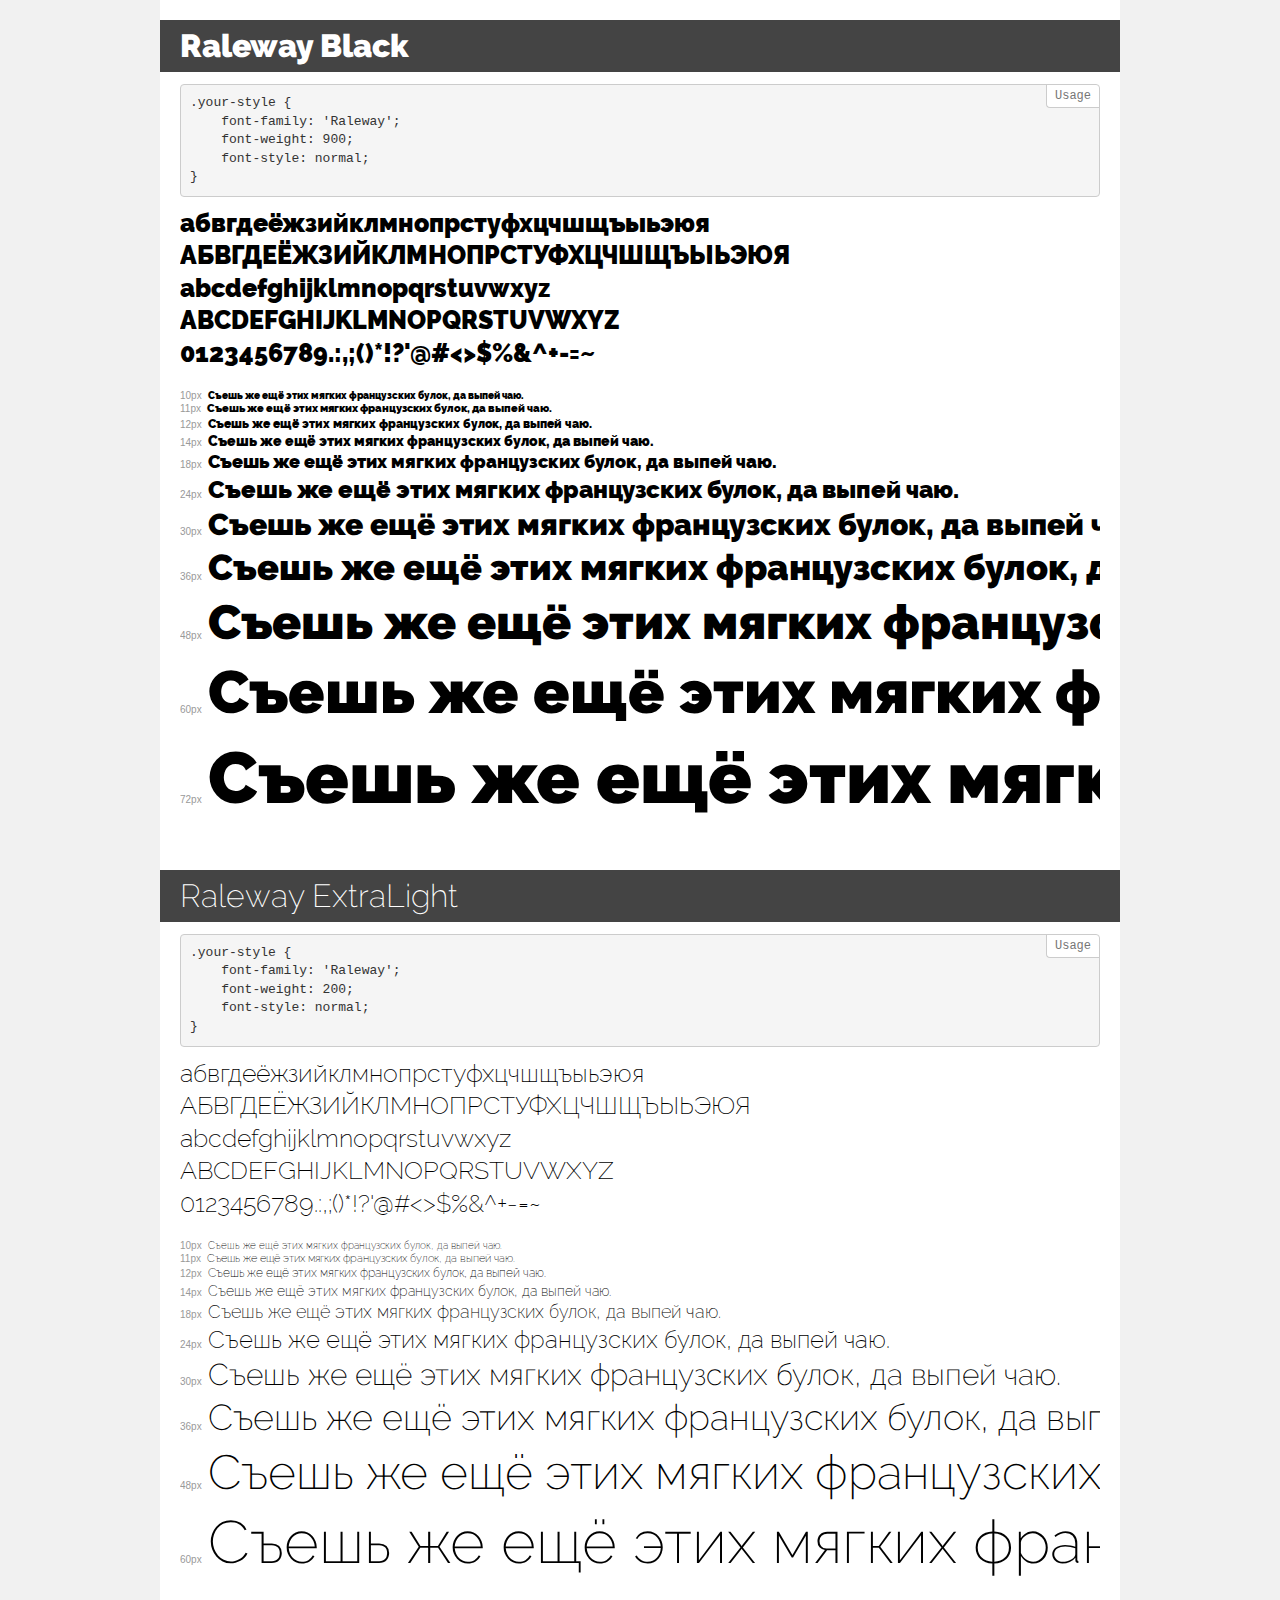
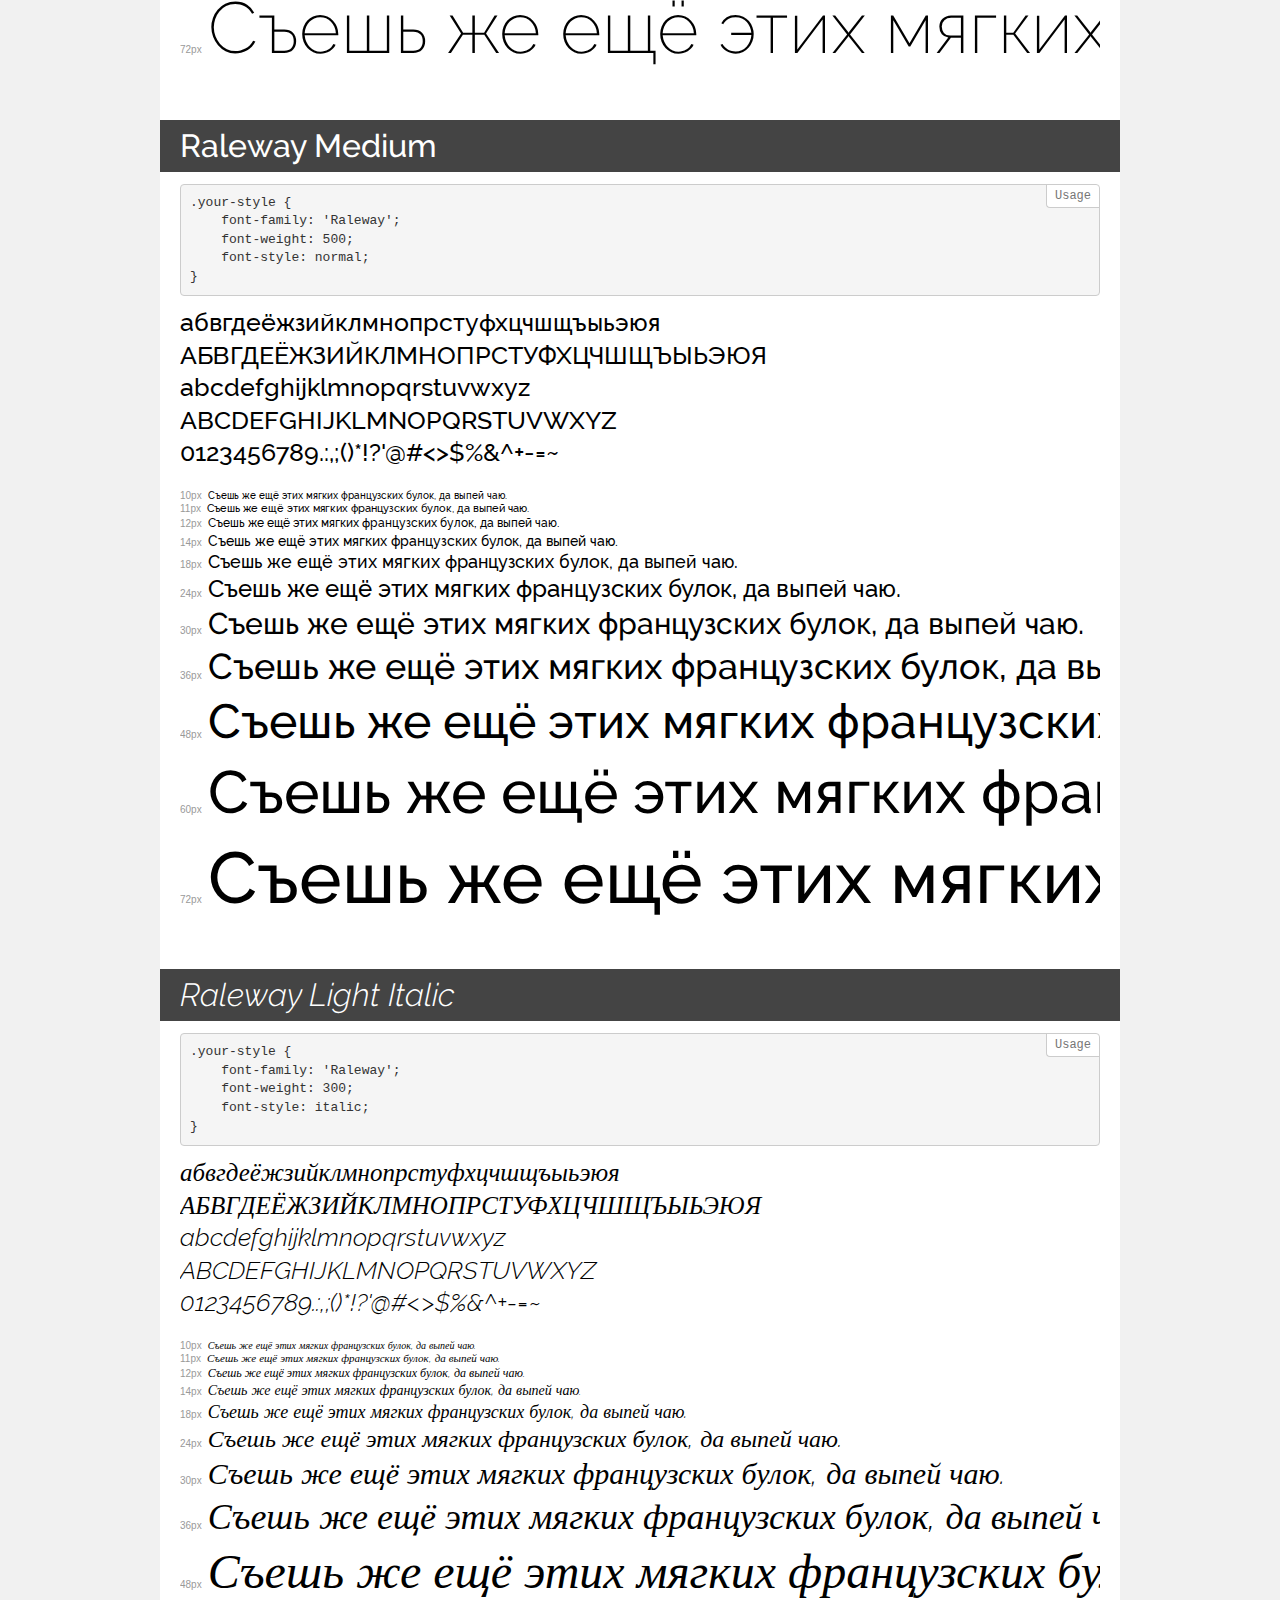
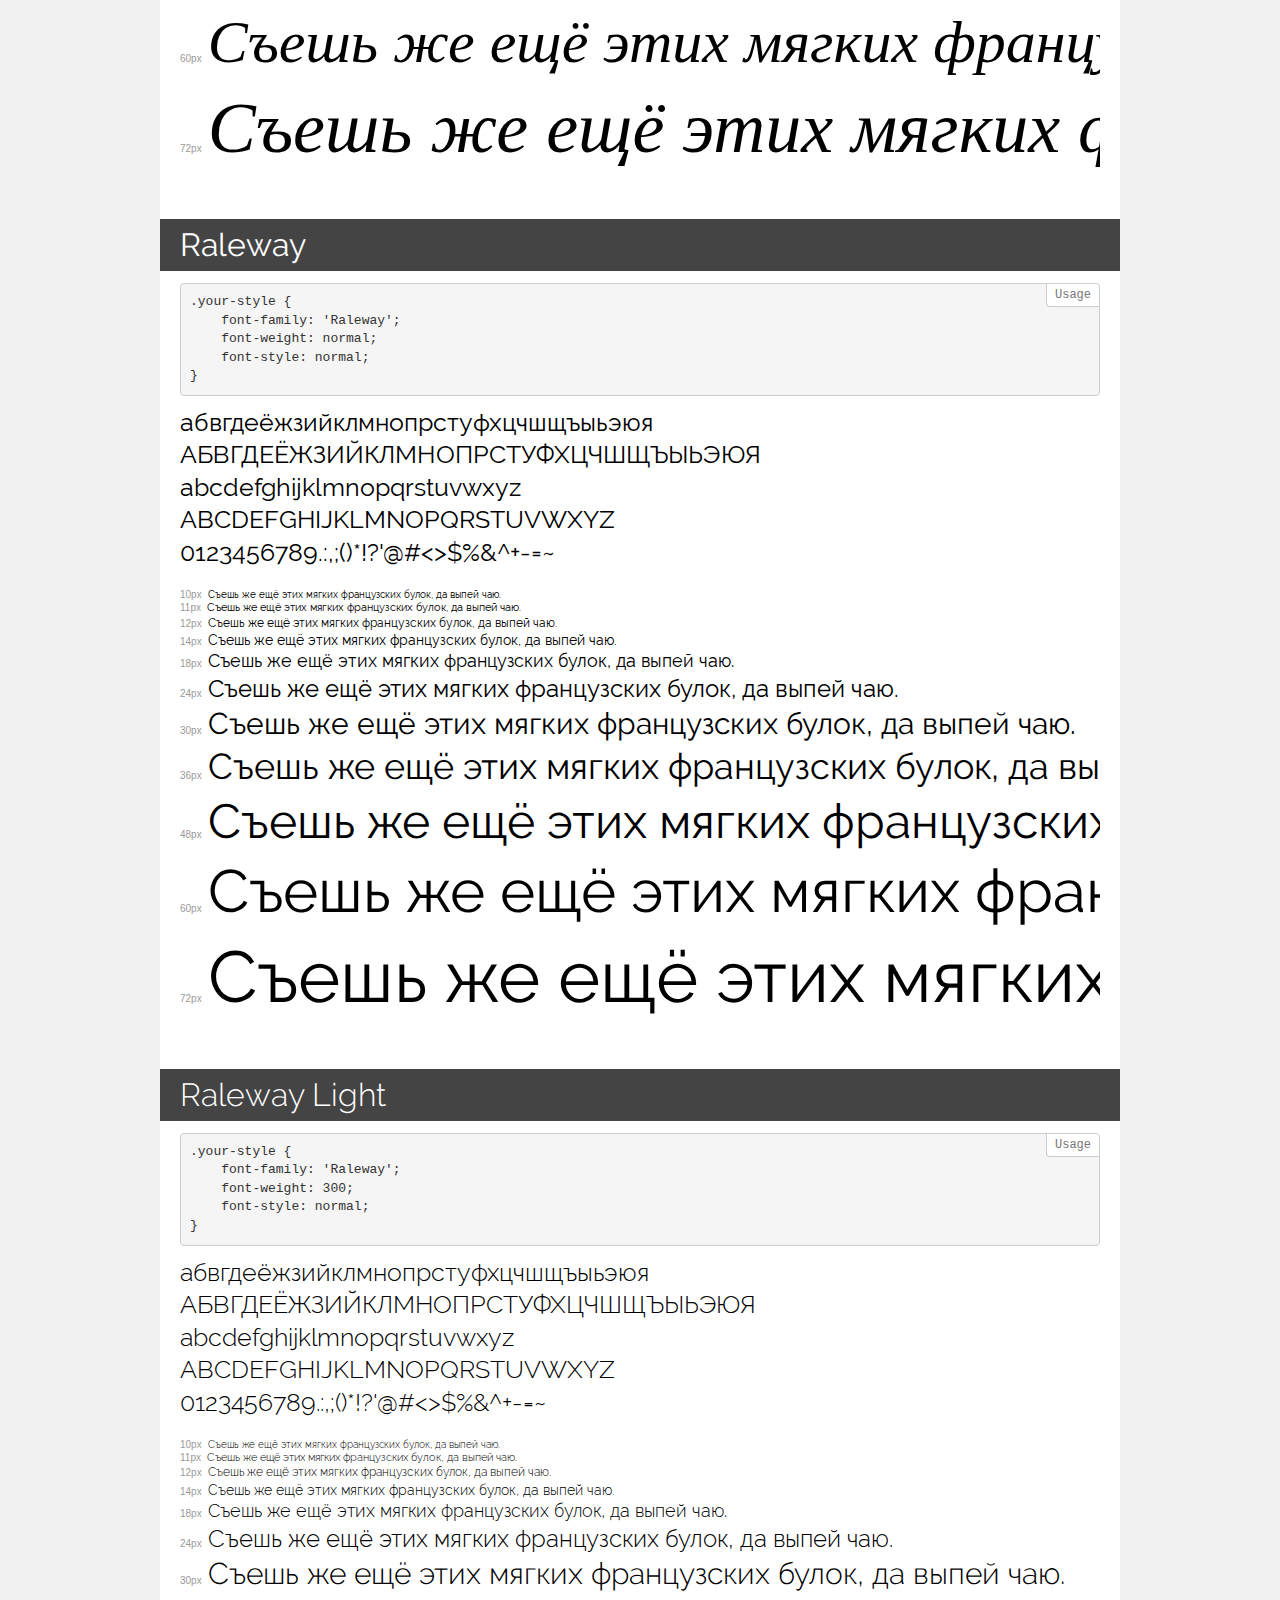
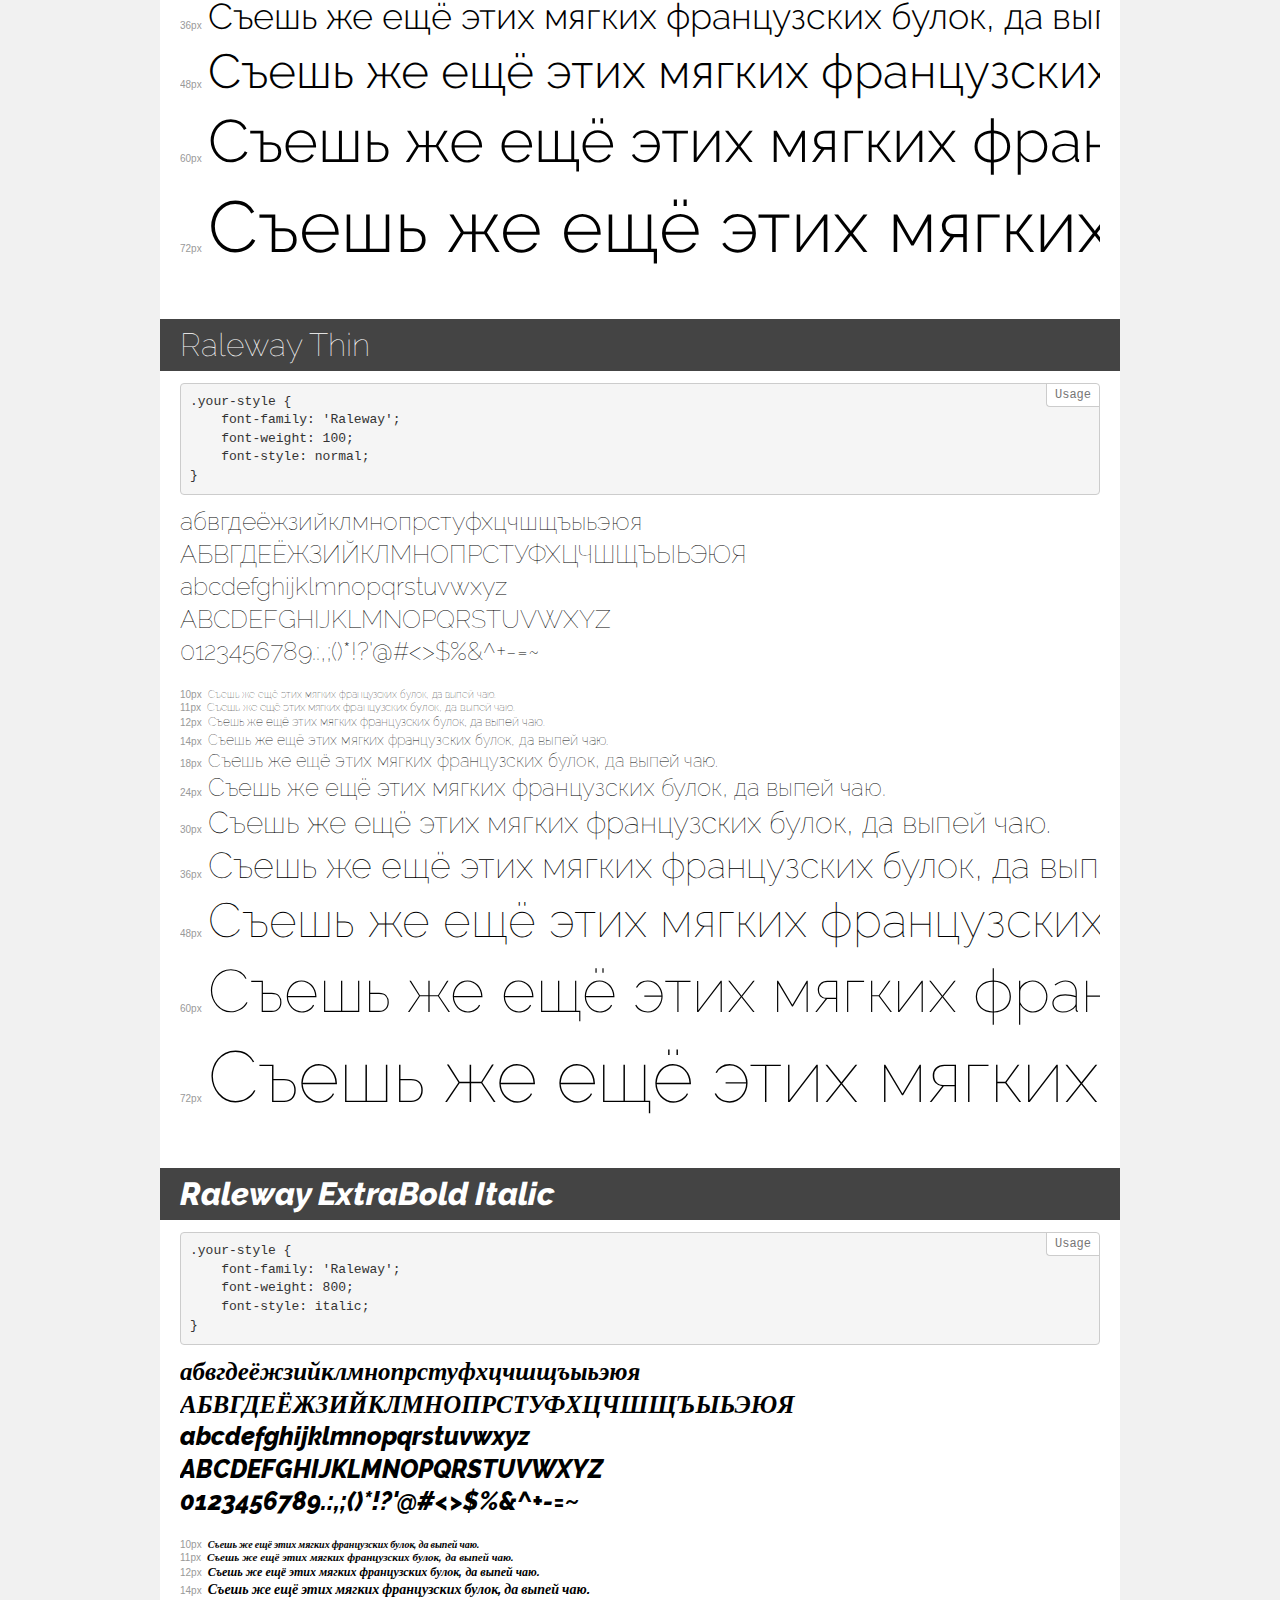
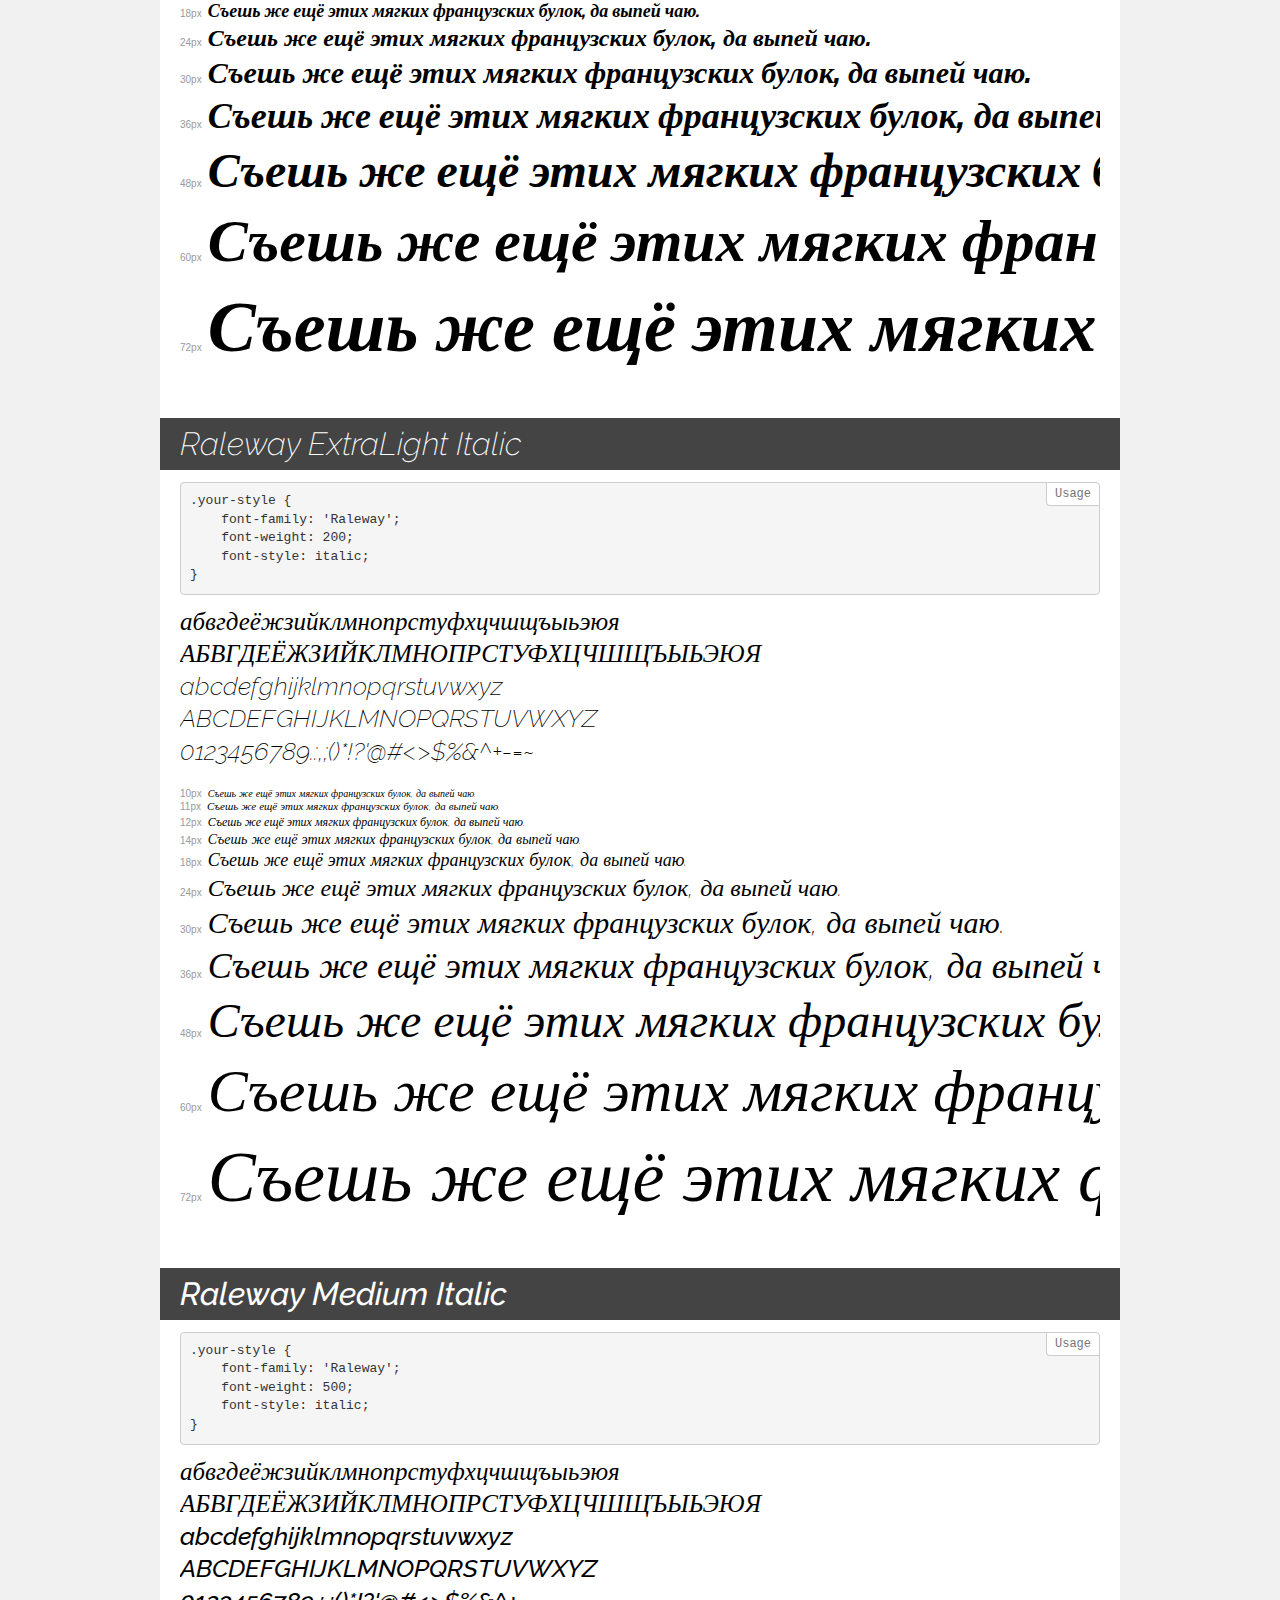
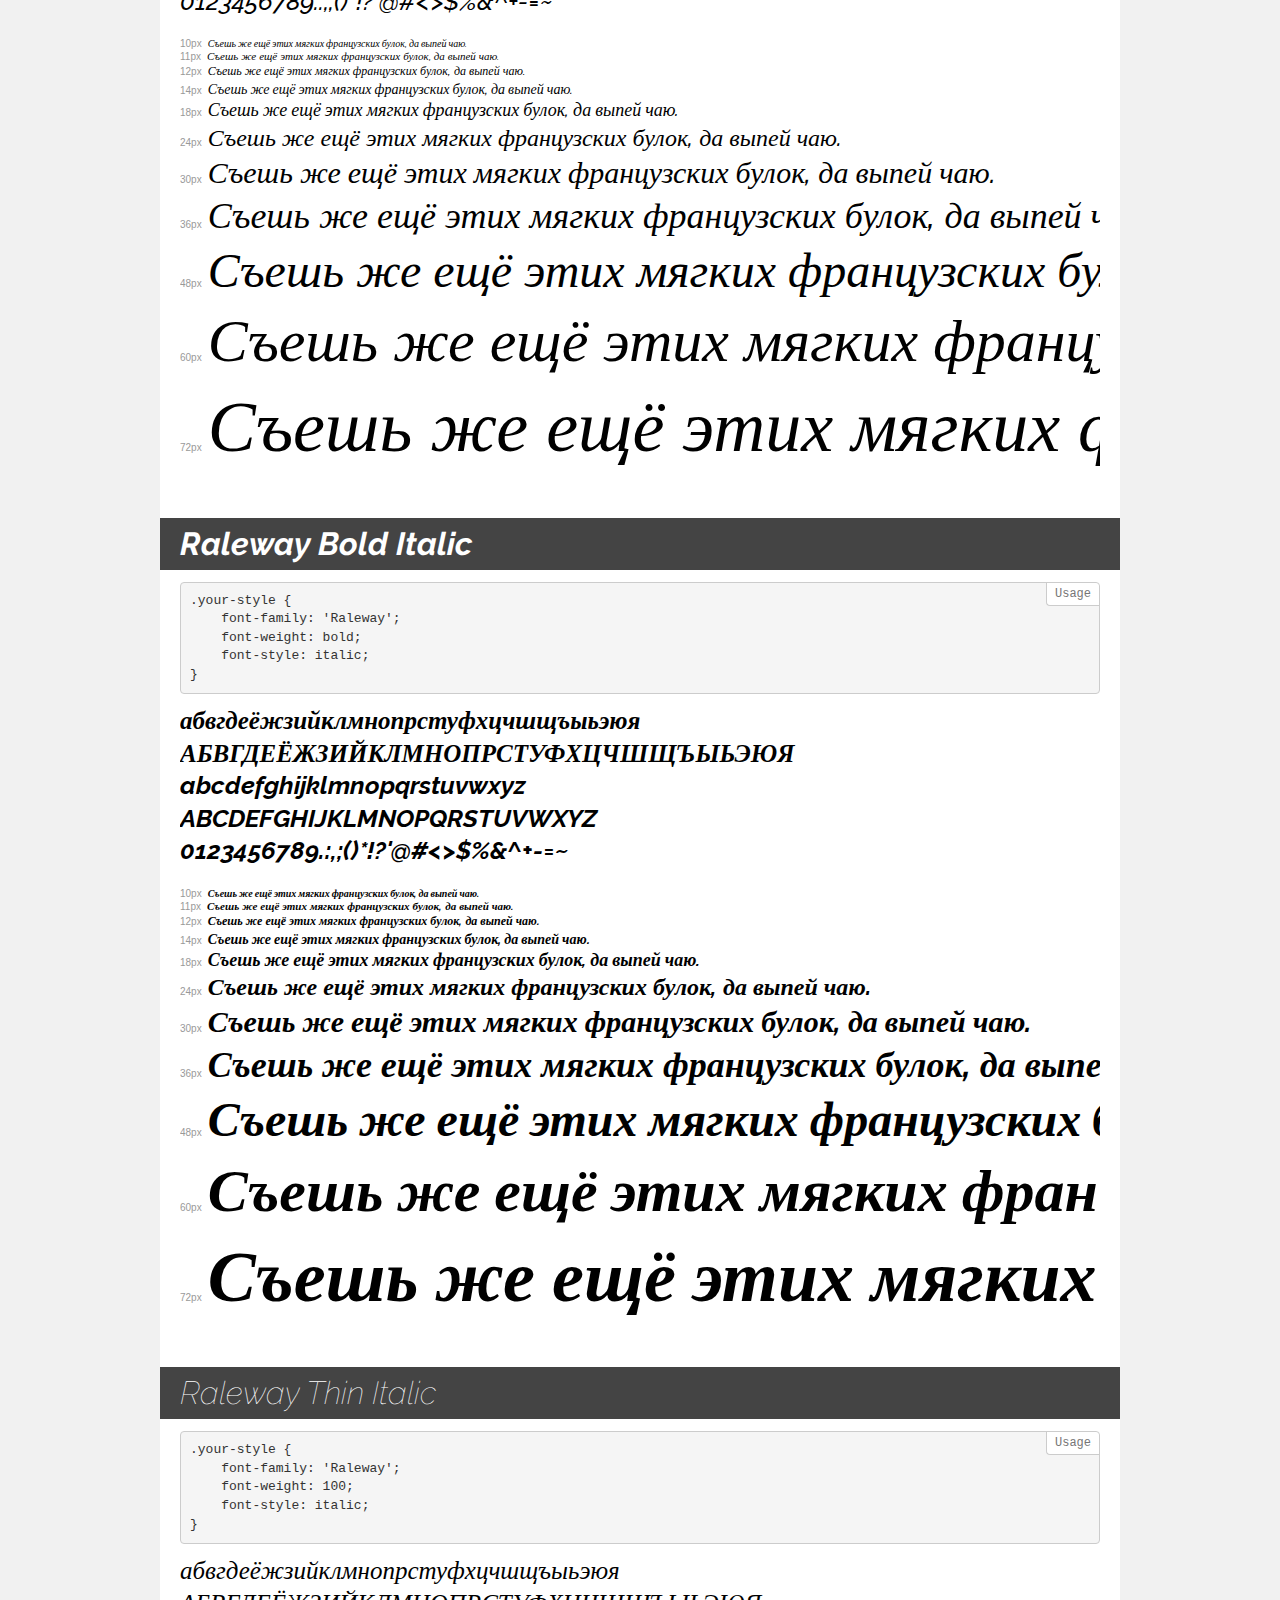
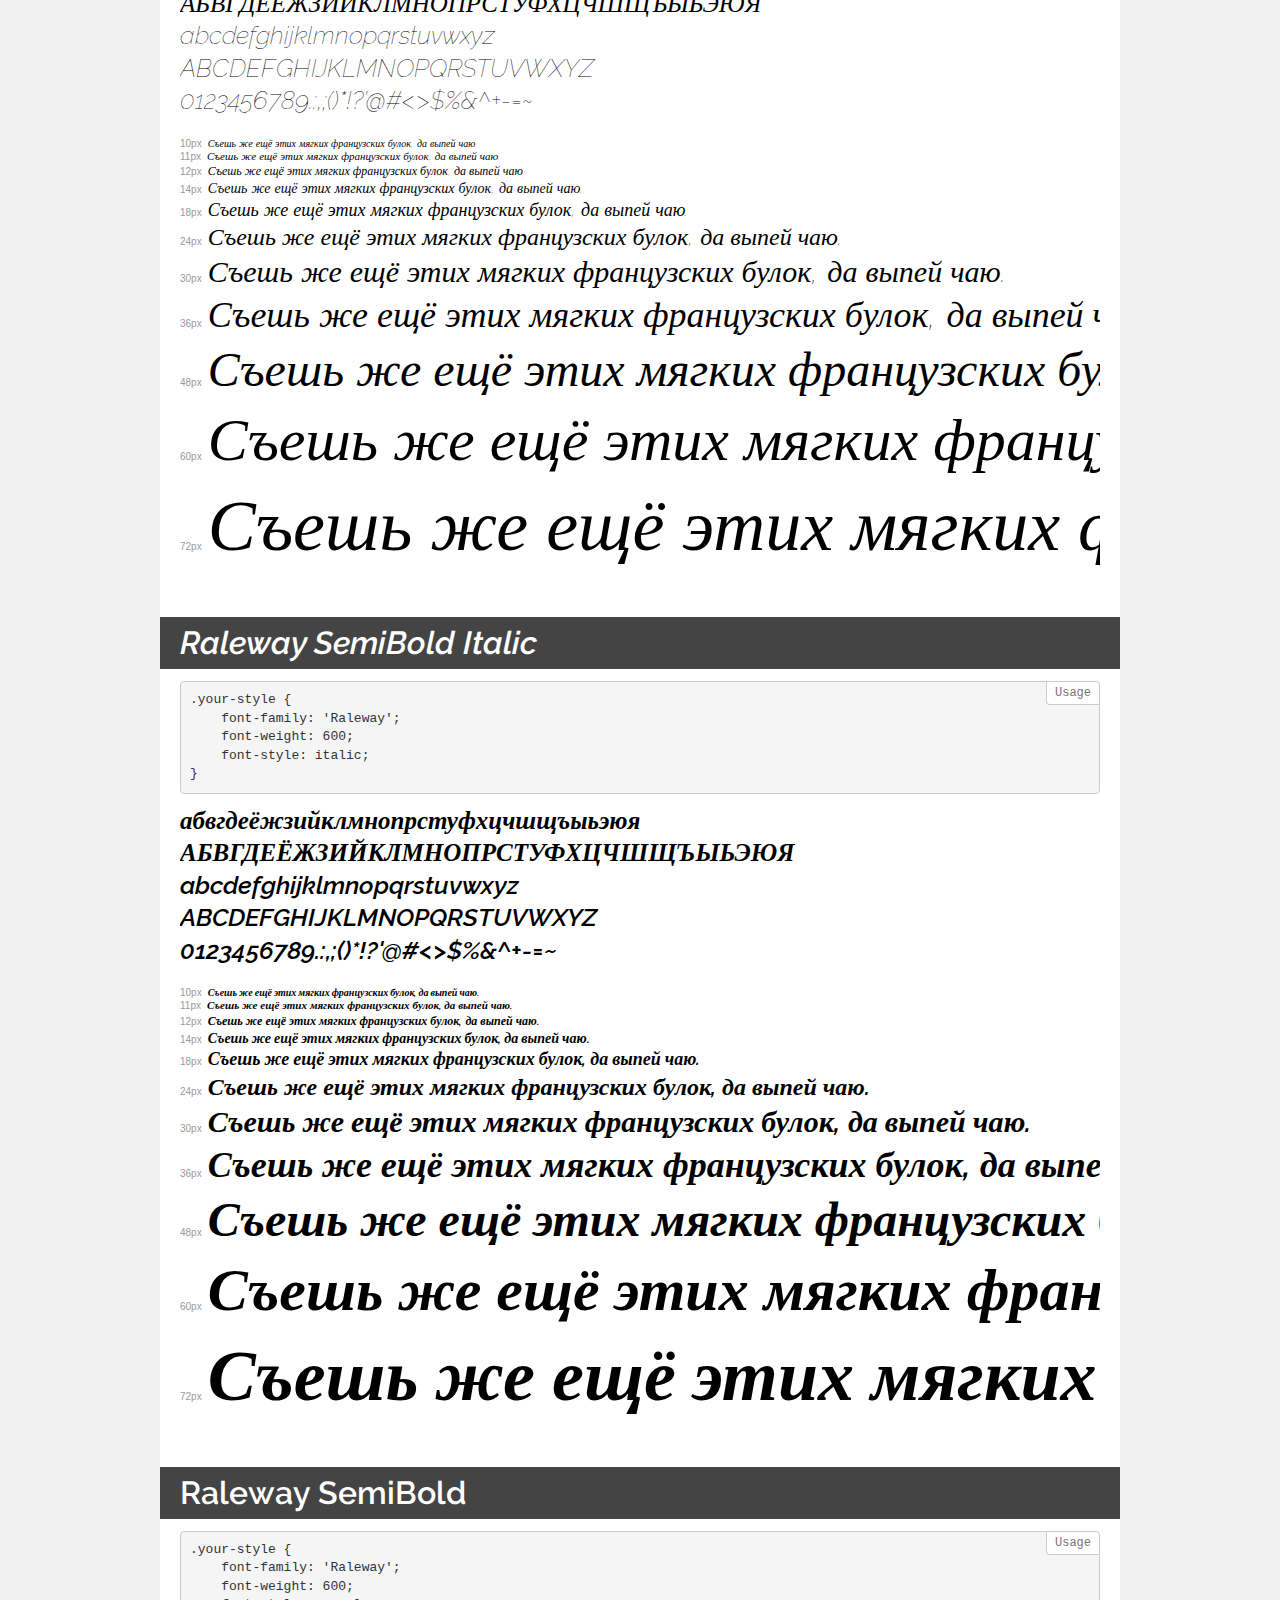
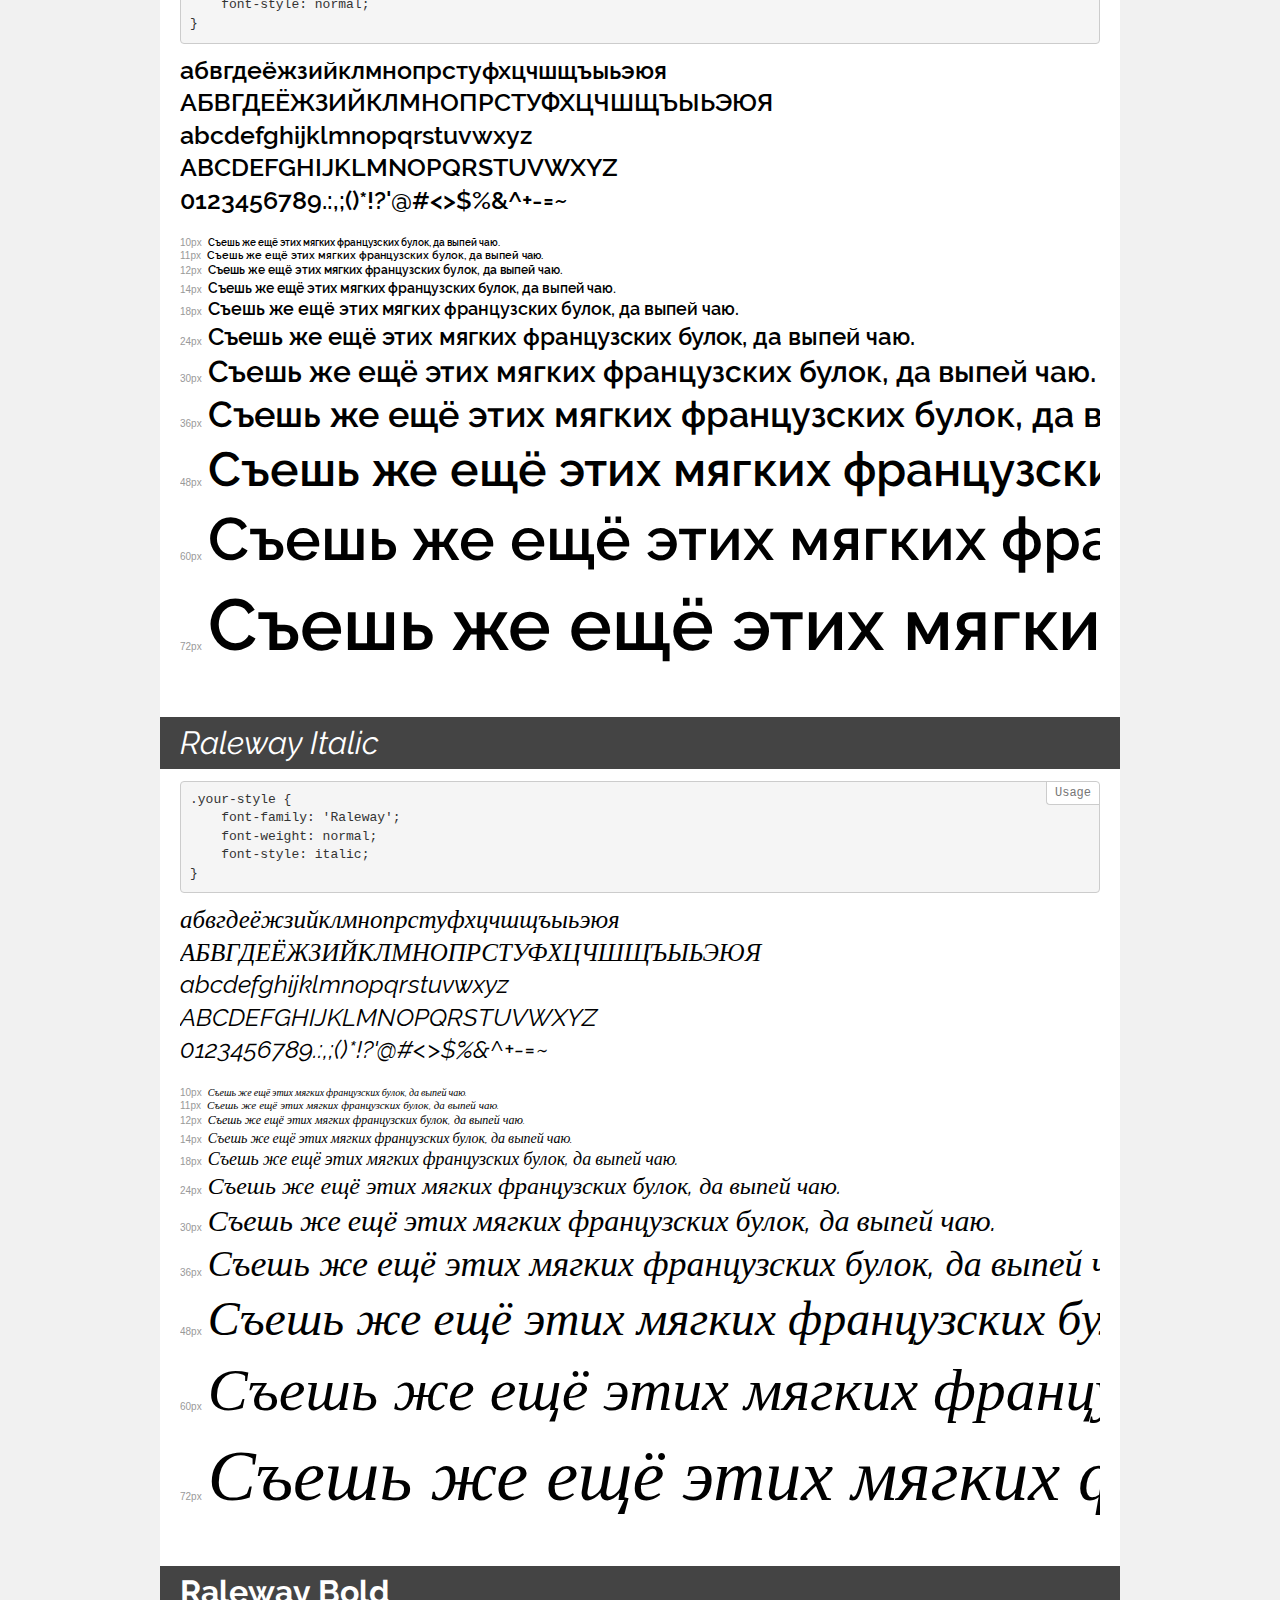
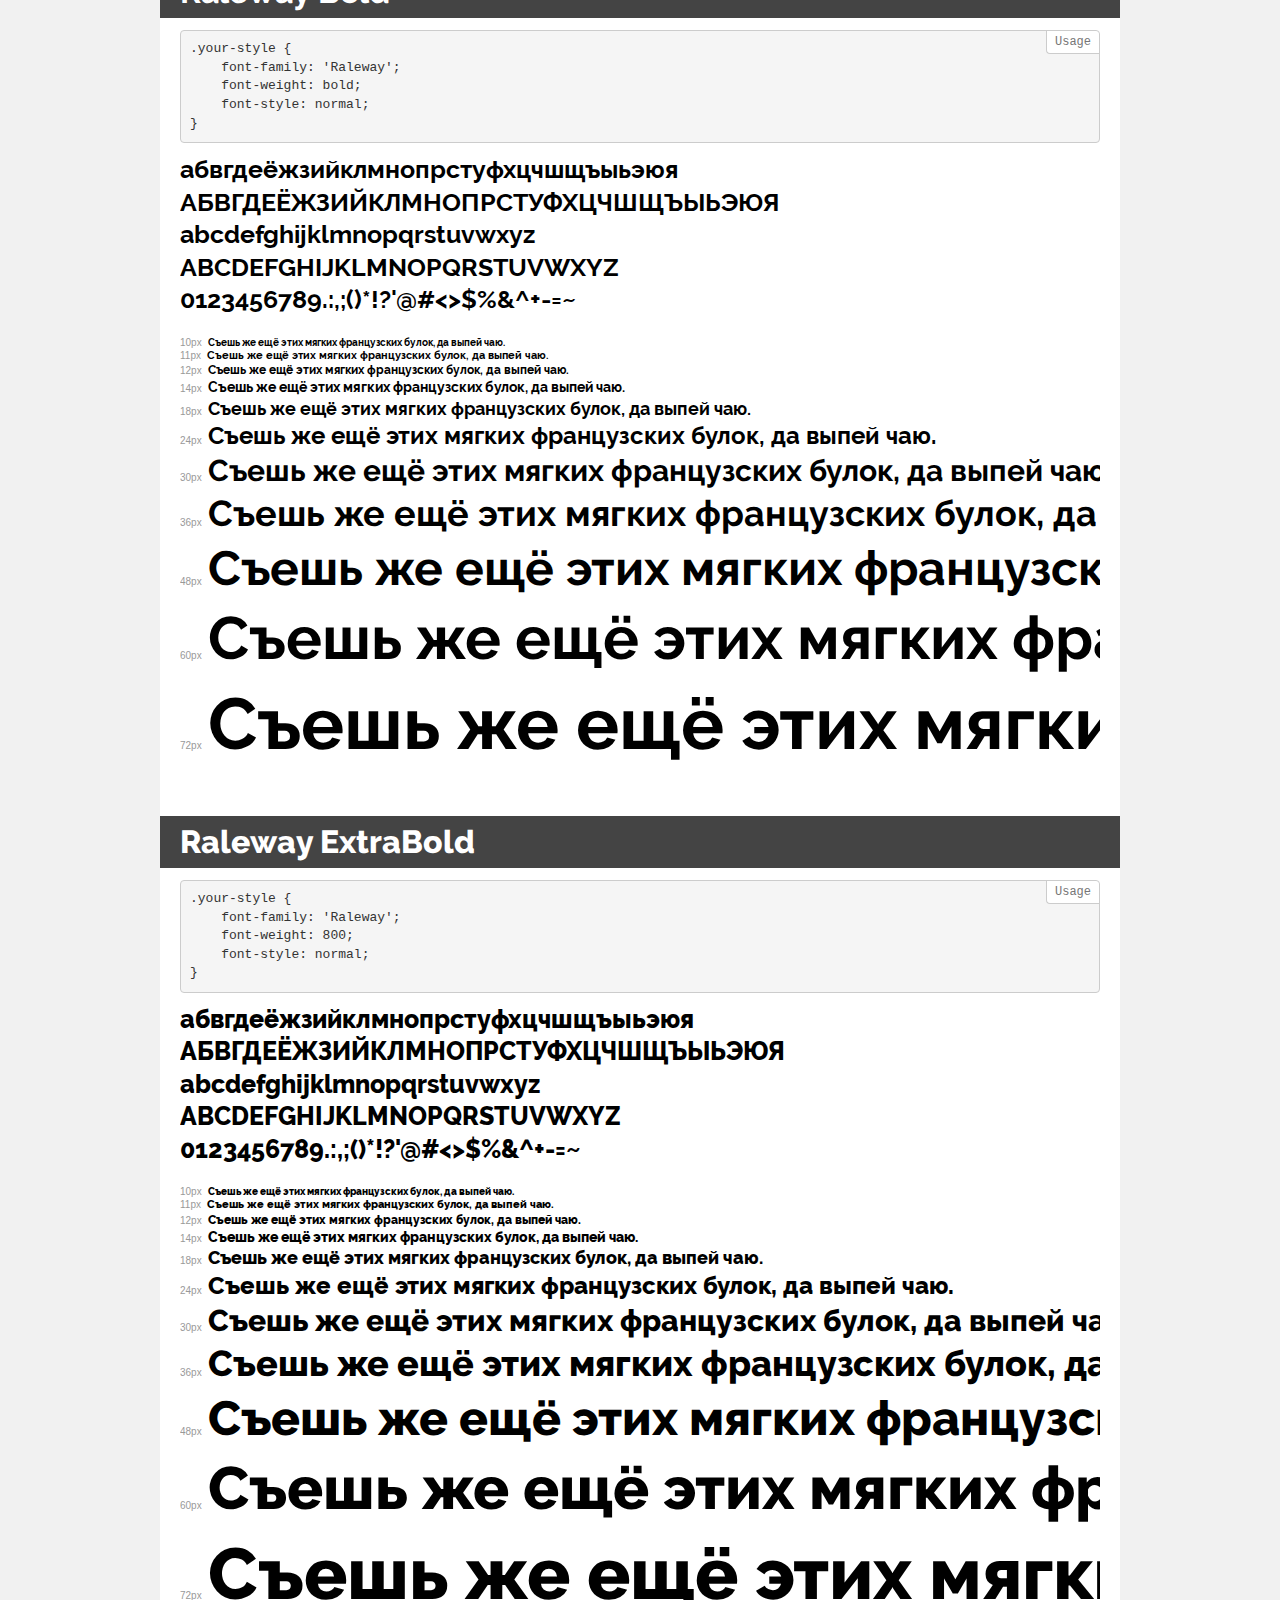
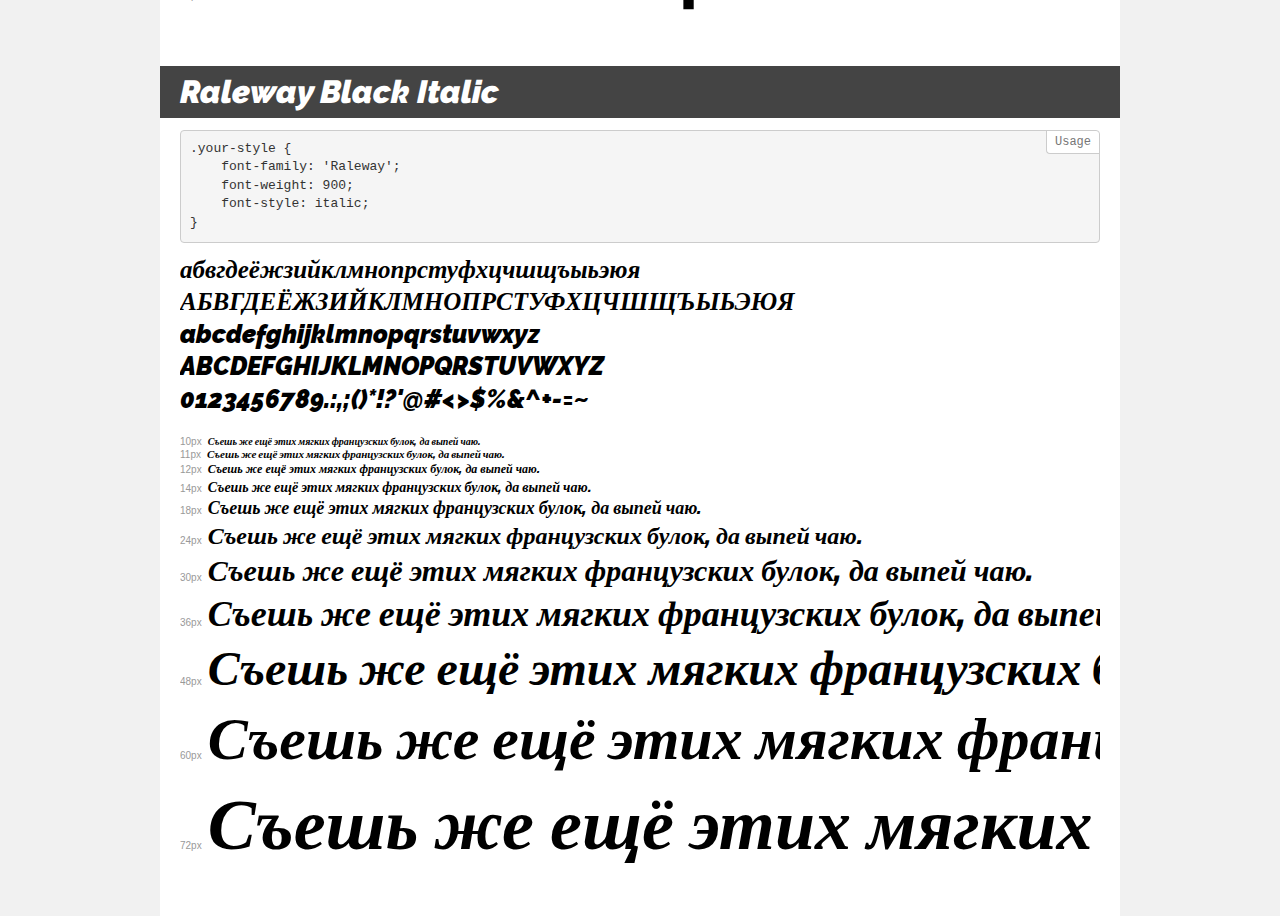
<file: assets/fonts/demo.html>
<!DOCTYPE html>
<html>
<head>
	<meta charset="utf-8">
	<meta http-equiv="X-UA-Compatible" content="IE=edge">
	<meta name="viewport" content="width=device-width, initial-scale=1">
	<meta name="robots" content="noindex, noarchive">
	<title>Transfonter demo</title>
	<link href="stylesheet.css" rel="stylesheet">
	<style>
		/*
		http://meyerweb.com/eric/tools/css/reset/
		v2.0 | 20110126
		License: none (public domain)
		*/
		html, body, div, span, applet, object, iframe,
		h1, h2, h3, h4, h5, h6, p, blockquote, pre,
		a, abbr, acronym, address, big, cite, code,
		del, dfn, em, img, ins, kbd, q, s, samp,
		small, strike, strong, sub, sup, tt, var,
		b, u, i, center,
		dl, dt, dd, ol, ul, li,
		fieldset, form, label, legend,
		table, caption, tbody, tfoot, thead, tr, th, td,
		article, aside, canvas, details, embed,
		figure, figcaption, footer, header, hgroup,
		menu, nav, output, ruby, section, summary,
		time, mark, audio, video {
			margin: 0;
			padding: 0;
			border: 0;
			font-size: 100%;
			font: inherit;
			vertical-align: baseline;
		}
		/* HTML5 display-role reset for older browsers */
		article, aside, details, figcaption, figure,
		footer, header, hgroup, menu, nav, section {
			display: block;
		}
		body {
			line-height: 1;
		}
		ol, ul {
			list-style: none;
		}
		blockquote, q {
			quotes: none;
		}
		blockquote:before, blockquote:after,
		q:before, q:after {
			content: '';
			content: none;
		}
		table {
			border-collapse: collapse;
			border-spacing: 0;
		}
		/* common styles */
		body {
			background: #f1f1f1;
			color: #000;
		}
		.page {
			background: #fff;
			width: 920px;
			margin: 0 auto;
			padding: 20px 20px 0 20px;
			overflow: hidden;
		}
		.font-container {
			overflow-x: auto;
			overflow-y: hidden;
			margin-bottom: 40px;
			line-height: 1.3;
			white-space: nowrap;
			padding-bottom: 5px;
		}
		h1 {
			position: relative;
			background: #444;
			font-size: 32px;
			color: #fff;
			padding: 10px 20px;
			margin: 0 -20px 12px -20px;
		}
		.letters {
			font-size: 25px;
			margin-bottom: 20px;
		}
		.s10:before {
			content: '10px';
		}
		.s11:before {
			content: '11px';
		}
		.s12:before {
			content: '12px';
		}
		.s14:before {
			content: '14px';
		}
		.s18:before {
			content: '18px';
		}
		.s24:before {
			content: '24px';
		}
		.s30:before {
			content: '30px';
		}
		.s36:before {
			content: '36px';
		}
		.s48:before {
			content: '48px';
		}
		.s60:before {
			content: '60px';
		}
		.s72:before {
			content: '72px';
		}
		.s10:before, .s11:before, .s12:before, .s14:before,
		.s18:before, .s24:before, .s30:before, .s36:before,
		.s48:before, .s60:before, .s72:before {
			font-family: Arial, sans-serif;
			font-size: 10px;
			font-weight: normal;
			font-style: normal;
			color: #999;
			padding-right: 6px;
		}
		pre {
			display: block;
			position: relative;
			padding: 9px;
			margin: 0 0 10px;
			font-family: Monaco, Menlo, Consolas, "Courier New", monospace !important;
			font-size: 13px;
			line-height: 1.428571429;
			color: #333;
			font-weight: normal !important;
			font-style: normal !important;
			background-color: #f5f5f5;
			border: 1px solid #ccc;
			overflow-x: auto;
			border-radius: 4px;
		}
		pre:after {
			display: block;
			position: absolute;
			right: 0;
			top: 0;
			content: 'Usage';
			line-height: 1;
			padding: 5px 8px;
			font-size: 12px;
			color: #767676;
			background-color: #fff;
			border: 1px solid #ccc;
			border-right: none;
			border-top: none;
			border-radius: 0 4px 0 4px;
			z-index: 10;
		}
		/* responsive */
		@media (max-width: 959px) {
			.page {
				width: auto;
				margin: 0;
			}
		}
	</style>
</head>
<body>
<div class="page">
	<div class="demo" style="font-family: 'Raleway'; font-weight: 900; font-style: normal;">
		<h1>Raleway Black</h1>
		<pre>.your-style {
    font-family: 'Raleway';
    font-weight: 900;
    font-style: normal;
}</pre>
		<div class="font-container">
			<p class="letters">
				абвгдеёжзийклмнопрстуфхцчшщъыьэюя <br />
				АБВГДЕЁЖЗИЙКЛМНОПРСТУФХЦЧШЩЪЫЬЭЮЯ <br />
				abcdefghijklmnopqrstuvwxyz <br />
				ABCDEFGHIJKLMNOPQRSTUVWXYZ <br />				0123456789.:,;()*!?'@#<>$%&^+-=~
			</p>
			<p class="s10" style="font-size: 10px;">Съешь же ещё этих мягких французских булок, да выпей чаю.</p>
			<p class="s11" style="font-size: 11px;">Съешь же ещё этих мягких французских булок, да выпей чаю.</p>
			<p class="s12" style="font-size: 12px;">Съешь же ещё этих мягких французских булок, да выпей чаю.</p>
			<p class="s14" style="font-size: 14px;">Съешь же ещё этих мягких французских булок, да выпей чаю.</p>
			<p class="s18" style="font-size: 18px;">Съешь же ещё этих мягких французских булок, да выпей чаю.</p>
			<p class="s24" style="font-size: 24px;">Съешь же ещё этих мягких французских булок, да выпей чаю.</p>
			<p class="s30" style="font-size: 30px;">Съешь же ещё этих мягких французских булок, да выпей чаю.</p>
			<p class="s36" style="font-size: 36px;">Съешь же ещё этих мягких французских булок, да выпей чаю.</p>
			<p class="s48" style="font-size: 48px;">Съешь же ещё этих мягких французских булок, да выпей чаю.</p>
			<p class="s60" style="font-size: 60px;">Съешь же ещё этих мягких французских булок, да выпей чаю.</p>
			<p class="s72" style="font-size: 72px;">Съешь же ещё этих мягких французских булок, да выпей чаю.</p>
		</div>
	</div>
	<div class="demo" style="font-family: 'Raleway'; font-weight: 200; font-style: normal;">
		<h1>Raleway ExtraLight</h1>
		<pre>.your-style {
    font-family: 'Raleway';
    font-weight: 200;
    font-style: normal;
}</pre>
		<div class="font-container">
			<p class="letters">
				абвгдеёжзийклмнопрстуфхцчшщъыьэюя <br />
				АБВГДЕЁЖЗИЙКЛМНОПРСТУФХЦЧШЩЪЫЬЭЮЯ <br />
				abcdefghijklmnopqrstuvwxyz <br />
				ABCDEFGHIJKLMNOPQRSTUVWXYZ <br />				0123456789.:,;()*!?'@#<>$%&^+-=~
			</p>
			<p class="s10" style="font-size: 10px;">Съешь же ещё этих мягких французских булок, да выпей чаю.</p>
			<p class="s11" style="font-size: 11px;">Съешь же ещё этих мягких французских булок, да выпей чаю.</p>
			<p class="s12" style="font-size: 12px;">Съешь же ещё этих мягких французских булок, да выпей чаю.</p>
			<p class="s14" style="font-size: 14px;">Съешь же ещё этих мягких французских булок, да выпей чаю.</p>
			<p class="s18" style="font-size: 18px;">Съешь же ещё этих мягких французских булок, да выпей чаю.</p>
			<p class="s24" style="font-size: 24px;">Съешь же ещё этих мягких французских булок, да выпей чаю.</p>
			<p class="s30" style="font-size: 30px;">Съешь же ещё этих мягких французских булок, да выпей чаю.</p>
			<p class="s36" style="font-size: 36px;">Съешь же ещё этих мягких французских булок, да выпей чаю.</p>
			<p class="s48" style="font-size: 48px;">Съешь же ещё этих мягких французских булок, да выпей чаю.</p>
			<p class="s60" style="font-size: 60px;">Съешь же ещё этих мягких французских булок, да выпей чаю.</p>
			<p class="s72" style="font-size: 72px;">Съешь же ещё этих мягких французских булок, да выпей чаю.</p>
		</div>
	</div>
	<div class="demo" style="font-family: 'Raleway'; font-weight: 500; font-style: normal;">
		<h1>Raleway Medium</h1>
		<pre>.your-style {
    font-family: 'Raleway';
    font-weight: 500;
    font-style: normal;
}</pre>
		<div class="font-container">
			<p class="letters">
				абвгдеёжзийклмнопрстуфхцчшщъыьэюя <br />
				АБВГДЕЁЖЗИЙКЛМНОПРСТУФХЦЧШЩЪЫЬЭЮЯ <br />
				abcdefghijklmnopqrstuvwxyz <br />
				ABCDEFGHIJKLMNOPQRSTUVWXYZ <br />				0123456789.:,;()*!?'@#<>$%&^+-=~
			</p>
			<p class="s10" style="font-size: 10px;">Съешь же ещё этих мягких французских булок, да выпей чаю.</p>
			<p class="s11" style="font-size: 11px;">Съешь же ещё этих мягких французских булок, да выпей чаю.</p>
			<p class="s12" style="font-size: 12px;">Съешь же ещё этих мягких французских булок, да выпей чаю.</p>
			<p class="s14" style="font-size: 14px;">Съешь же ещё этих мягких французских булок, да выпей чаю.</p>
			<p class="s18" style="font-size: 18px;">Съешь же ещё этих мягких французских булок, да выпей чаю.</p>
			<p class="s24" style="font-size: 24px;">Съешь же ещё этих мягких французских булок, да выпей чаю.</p>
			<p class="s30" style="font-size: 30px;">Съешь же ещё этих мягких французских булок, да выпей чаю.</p>
			<p class="s36" style="font-size: 36px;">Съешь же ещё этих мягких французских булок, да выпей чаю.</p>
			<p class="s48" style="font-size: 48px;">Съешь же ещё этих мягких французских булок, да выпей чаю.</p>
			<p class="s60" style="font-size: 60px;">Съешь же ещё этих мягких французских булок, да выпей чаю.</p>
			<p class="s72" style="font-size: 72px;">Съешь же ещё этих мягких французских булок, да выпей чаю.</p>
		</div>
	</div>
	<div class="demo" style="font-family: 'Raleway'; font-weight: 300; font-style: italic;">
		<h1>Raleway Light Italic</h1>
		<pre>.your-style {
    font-family: 'Raleway';
    font-weight: 300;
    font-style: italic;
}</pre>
		<div class="font-container">
			<p class="letters">
				абвгдеёжзийклмнопрстуфхцчшщъыьэюя <br />
				АБВГДЕЁЖЗИЙКЛМНОПРСТУФХЦЧШЩЪЫЬЭЮЯ <br />
				abcdefghijklmnopqrstuvwxyz <br />
				ABCDEFGHIJKLMNOPQRSTUVWXYZ <br />				0123456789.:,;()*!?'@#<>$%&^+-=~
			</p>
			<p class="s10" style="font-size: 10px;">Съешь же ещё этих мягких французских булок, да выпей чаю.</p>
			<p class="s11" style="font-size: 11px;">Съешь же ещё этих мягких французских булок, да выпей чаю.</p>
			<p class="s12" style="font-size: 12px;">Съешь же ещё этих мягких французских булок, да выпей чаю.</p>
			<p class="s14" style="font-size: 14px;">Съешь же ещё этих мягких французских булок, да выпей чаю.</p>
			<p class="s18" style="font-size: 18px;">Съешь же ещё этих мягких французских булок, да выпей чаю.</p>
			<p class="s24" style="font-size: 24px;">Съешь же ещё этих мягких французских булок, да выпей чаю.</p>
			<p class="s30" style="font-size: 30px;">Съешь же ещё этих мягких французских булок, да выпей чаю.</p>
			<p class="s36" style="font-size: 36px;">Съешь же ещё этих мягких французских булок, да выпей чаю.</p>
			<p class="s48" style="font-size: 48px;">Съешь же ещё этих мягких французских булок, да выпей чаю.</p>
			<p class="s60" style="font-size: 60px;">Съешь же ещё этих мягких французских булок, да выпей чаю.</p>
			<p class="s72" style="font-size: 72px;">Съешь же ещё этих мягких французских булок, да выпей чаю.</p>
		</div>
	</div>
	<div class="demo" style="font-family: 'Raleway'; font-weight: normal; font-style: normal;">
		<h1>Raleway</h1>
		<pre>.your-style {
    font-family: 'Raleway';
    font-weight: normal;
    font-style: normal;
}</pre>
		<div class="font-container">
			<p class="letters">
				абвгдеёжзийклмнопрстуфхцчшщъыьэюя <br />
				АБВГДЕЁЖЗИЙКЛМНОПРСТУФХЦЧШЩЪЫЬЭЮЯ <br />
				abcdefghijklmnopqrstuvwxyz <br />
				ABCDEFGHIJKLMNOPQRSTUVWXYZ <br />				0123456789.:,;()*!?'@#<>$%&^+-=~
			</p>
			<p class="s10" style="font-size: 10px;">Съешь же ещё этих мягких французских булок, да выпей чаю.</p>
			<p class="s11" style="font-size: 11px;">Съешь же ещё этих мягких французских булок, да выпей чаю.</p>
			<p class="s12" style="font-size: 12px;">Съешь же ещё этих мягких французских булок, да выпей чаю.</p>
			<p class="s14" style="font-size: 14px;">Съешь же ещё этих мягких французских булок, да выпей чаю.</p>
			<p class="s18" style="font-size: 18px;">Съешь же ещё этих мягких французских булок, да выпей чаю.</p>
			<p class="s24" style="font-size: 24px;">Съешь же ещё этих мягких французских булок, да выпей чаю.</p>
			<p class="s30" style="font-size: 30px;">Съешь же ещё этих мягких французских булок, да выпей чаю.</p>
			<p class="s36" style="font-size: 36px;">Съешь же ещё этих мягких французских булок, да выпей чаю.</p>
			<p class="s48" style="font-size: 48px;">Съешь же ещё этих мягких французских булок, да выпей чаю.</p>
			<p class="s60" style="font-size: 60px;">Съешь же ещё этих мягких французских булок, да выпей чаю.</p>
			<p class="s72" style="font-size: 72px;">Съешь же ещё этих мягких французских булок, да выпей чаю.</p>
		</div>
	</div>
	<div class="demo" style="font-family: 'Raleway'; font-weight: 300; font-style: normal;">
		<h1>Raleway Light</h1>
		<pre>.your-style {
    font-family: 'Raleway';
    font-weight: 300;
    font-style: normal;
}</pre>
		<div class="font-container">
			<p class="letters">
				абвгдеёжзийклмнопрстуфхцчшщъыьэюя <br />
				АБВГДЕЁЖЗИЙКЛМНОПРСТУФХЦЧШЩЪЫЬЭЮЯ <br />
				abcdefghijklmnopqrstuvwxyz <br />
				ABCDEFGHIJKLMNOPQRSTUVWXYZ <br />				0123456789.:,;()*!?'@#<>$%&^+-=~
			</p>
			<p class="s10" style="font-size: 10px;">Съешь же ещё этих мягких французских булок, да выпей чаю.</p>
			<p class="s11" style="font-size: 11px;">Съешь же ещё этих мягких французских булок, да выпей чаю.</p>
			<p class="s12" style="font-size: 12px;">Съешь же ещё этих мягких французских булок, да выпей чаю.</p>
			<p class="s14" style="font-size: 14px;">Съешь же ещё этих мягких французских булок, да выпей чаю.</p>
			<p class="s18" style="font-size: 18px;">Съешь же ещё этих мягких французских булок, да выпей чаю.</p>
			<p class="s24" style="font-size: 24px;">Съешь же ещё этих мягких французских булок, да выпей чаю.</p>
			<p class="s30" style="font-size: 30px;">Съешь же ещё этих мягких французских булок, да выпей чаю.</p>
			<p class="s36" style="font-size: 36px;">Съешь же ещё этих мягких французских булок, да выпей чаю.</p>
			<p class="s48" style="font-size: 48px;">Съешь же ещё этих мягких французских булок, да выпей чаю.</p>
			<p class="s60" style="font-size: 60px;">Съешь же ещё этих мягких французских булок, да выпей чаю.</p>
			<p class="s72" style="font-size: 72px;">Съешь же ещё этих мягких французских булок, да выпей чаю.</p>
		</div>
	</div>
	<div class="demo" style="font-family: 'Raleway'; font-weight: 100; font-style: normal;">
		<h1>Raleway Thin</h1>
		<pre>.your-style {
    font-family: 'Raleway';
    font-weight: 100;
    font-style: normal;
}</pre>
		<div class="font-container">
			<p class="letters">
				абвгдеёжзийклмнопрстуфхцчшщъыьэюя <br />
				АБВГДЕЁЖЗИЙКЛМНОПРСТУФХЦЧШЩЪЫЬЭЮЯ <br />
				abcdefghijklmnopqrstuvwxyz <br />
				ABCDEFGHIJKLMNOPQRSTUVWXYZ <br />				0123456789.:,;()*!?'@#<>$%&^+-=~
			</p>
			<p class="s10" style="font-size: 10px;">Съешь же ещё этих мягких французских булок, да выпей чаю.</p>
			<p class="s11" style="font-size: 11px;">Съешь же ещё этих мягких французских булок, да выпей чаю.</p>
			<p class="s12" style="font-size: 12px;">Съешь же ещё этих мягких французских булок, да выпей чаю.</p>
			<p class="s14" style="font-size: 14px;">Съешь же ещё этих мягких французских булок, да выпей чаю.</p>
			<p class="s18" style="font-size: 18px;">Съешь же ещё этих мягких французских булок, да выпей чаю.</p>
			<p class="s24" style="font-size: 24px;">Съешь же ещё этих мягких французских булок, да выпей чаю.</p>
			<p class="s30" style="font-size: 30px;">Съешь же ещё этих мягких французских булок, да выпей чаю.</p>
			<p class="s36" style="font-size: 36px;">Съешь же ещё этих мягких французских булок, да выпей чаю.</p>
			<p class="s48" style="font-size: 48px;">Съешь же ещё этих мягких французских булок, да выпей чаю.</p>
			<p class="s60" style="font-size: 60px;">Съешь же ещё этих мягких французских булок, да выпей чаю.</p>
			<p class="s72" style="font-size: 72px;">Съешь же ещё этих мягких французских булок, да выпей чаю.</p>
		</div>
	</div>
	<div class="demo" style="font-family: 'Raleway'; font-weight: 800; font-style: italic;">
		<h1>Raleway ExtraBold Italic</h1>
		<pre>.your-style {
    font-family: 'Raleway';
    font-weight: 800;
    font-style: italic;
}</pre>
		<div class="font-container">
			<p class="letters">
				абвгдеёжзийклмнопрстуфхцчшщъыьэюя <br />
				АБВГДЕЁЖЗИЙКЛМНОПРСТУФХЦЧШЩЪЫЬЭЮЯ <br />
				abcdefghijklmnopqrstuvwxyz <br />
				ABCDEFGHIJKLMNOPQRSTUVWXYZ <br />				0123456789.:,;()*!?'@#<>$%&^+-=~
			</p>
			<p class="s10" style="font-size: 10px;">Съешь же ещё этих мягких французских булок, да выпей чаю.</p>
			<p class="s11" style="font-size: 11px;">Съешь же ещё этих мягких французских булок, да выпей чаю.</p>
			<p class="s12" style="font-size: 12px;">Съешь же ещё этих мягких французских булок, да выпей чаю.</p>
			<p class="s14" style="font-size: 14px;">Съешь же ещё этих мягких французских булок, да выпей чаю.</p>
			<p class="s18" style="font-size: 18px;">Съешь же ещё этих мягких французских булок, да выпей чаю.</p>
			<p class="s24" style="font-size: 24px;">Съешь же ещё этих мягких французских булок, да выпей чаю.</p>
			<p class="s30" style="font-size: 30px;">Съешь же ещё этих мягких французских булок, да выпей чаю.</p>
			<p class="s36" style="font-size: 36px;">Съешь же ещё этих мягких французских булок, да выпей чаю.</p>
			<p class="s48" style="font-size: 48px;">Съешь же ещё этих мягких французских булок, да выпей чаю.</p>
			<p class="s60" style="font-size: 60px;">Съешь же ещё этих мягких французских булок, да выпей чаю.</p>
			<p class="s72" style="font-size: 72px;">Съешь же ещё этих мягких французских булок, да выпей чаю.</p>
		</div>
	</div>
	<div class="demo" style="font-family: 'Raleway'; font-weight: 200; font-style: italic;">
		<h1>Raleway ExtraLight Italic</h1>
		<pre>.your-style {
    font-family: 'Raleway';
    font-weight: 200;
    font-style: italic;
}</pre>
		<div class="font-container">
			<p class="letters">
				абвгдеёжзийклмнопрстуфхцчшщъыьэюя <br />
				АБВГДЕЁЖЗИЙКЛМНОПРСТУФХЦЧШЩЪЫЬЭЮЯ <br />
				abcdefghijklmnopqrstuvwxyz <br />
				ABCDEFGHIJKLMNOPQRSTUVWXYZ <br />				0123456789.:,;()*!?'@#<>$%&^+-=~
			</p>
			<p class="s10" style="font-size: 10px;">Съешь же ещё этих мягких французских булок, да выпей чаю.</p>
			<p class="s11" style="font-size: 11px;">Съешь же ещё этих мягких французских булок, да выпей чаю.</p>
			<p class="s12" style="font-size: 12px;">Съешь же ещё этих мягких французских булок, да выпей чаю.</p>
			<p class="s14" style="font-size: 14px;">Съешь же ещё этих мягких французских булок, да выпей чаю.</p>
			<p class="s18" style="font-size: 18px;">Съешь же ещё этих мягких французских булок, да выпей чаю.</p>
			<p class="s24" style="font-size: 24px;">Съешь же ещё этих мягких французских булок, да выпей чаю.</p>
			<p class="s30" style="font-size: 30px;">Съешь же ещё этих мягких французских булок, да выпей чаю.</p>
			<p class="s36" style="font-size: 36px;">Съешь же ещё этих мягких французских булок, да выпей чаю.</p>
			<p class="s48" style="font-size: 48px;">Съешь же ещё этих мягких французских булок, да выпей чаю.</p>
			<p class="s60" style="font-size: 60px;">Съешь же ещё этих мягких французских булок, да выпей чаю.</p>
			<p class="s72" style="font-size: 72px;">Съешь же ещё этих мягких французских булок, да выпей чаю.</p>
		</div>
	</div>
	<div class="demo" style="font-family: 'Raleway'; font-weight: 500; font-style: italic;">
		<h1>Raleway Medium Italic</h1>
		<pre>.your-style {
    font-family: 'Raleway';
    font-weight: 500;
    font-style: italic;
}</pre>
		<div class="font-container">
			<p class="letters">
				абвгдеёжзийклмнопрстуфхцчшщъыьэюя <br />
				АБВГДЕЁЖЗИЙКЛМНОПРСТУФХЦЧШЩЪЫЬЭЮЯ <br />
				abcdefghijklmnopqrstuvwxyz <br />
				ABCDEFGHIJKLMNOPQRSTUVWXYZ <br />				0123456789.:,;()*!?'@#<>$%&^+-=~
			</p>
			<p class="s10" style="font-size: 10px;">Съешь же ещё этих мягких французских булок, да выпей чаю.</p>
			<p class="s11" style="font-size: 11px;">Съешь же ещё этих мягких французских булок, да выпей чаю.</p>
			<p class="s12" style="font-size: 12px;">Съешь же ещё этих мягких французских булок, да выпей чаю.</p>
			<p class="s14" style="font-size: 14px;">Съешь же ещё этих мягких французских булок, да выпей чаю.</p>
			<p class="s18" style="font-size: 18px;">Съешь же ещё этих мягких французских булок, да выпей чаю.</p>
			<p class="s24" style="font-size: 24px;">Съешь же ещё этих мягких французских булок, да выпей чаю.</p>
			<p class="s30" style="font-size: 30px;">Съешь же ещё этих мягких французских булок, да выпей чаю.</p>
			<p class="s36" style="font-size: 36px;">Съешь же ещё этих мягких французских булок, да выпей чаю.</p>
			<p class="s48" style="font-size: 48px;">Съешь же ещё этих мягких французских булок, да выпей чаю.</p>
			<p class="s60" style="font-size: 60px;">Съешь же ещё этих мягких французских булок, да выпей чаю.</p>
			<p class="s72" style="font-size: 72px;">Съешь же ещё этих мягких французских булок, да выпей чаю.</p>
		</div>
	</div>
	<div class="demo" style="font-family: 'Raleway'; font-weight: bold; font-style: italic;">
		<h1>Raleway Bold Italic</h1>
		<pre>.your-style {
    font-family: 'Raleway';
    font-weight: bold;
    font-style: italic;
}</pre>
		<div class="font-container">
			<p class="letters">
				абвгдеёжзийклмнопрстуфхцчшщъыьэюя <br />
				АБВГДЕЁЖЗИЙКЛМНОПРСТУФХЦЧШЩЪЫЬЭЮЯ <br />
				abcdefghijklmnopqrstuvwxyz <br />
				ABCDEFGHIJKLMNOPQRSTUVWXYZ <br />				0123456789.:,;()*!?'@#<>$%&^+-=~
			</p>
			<p class="s10" style="font-size: 10px;">Съешь же ещё этих мягких французских булок, да выпей чаю.</p>
			<p class="s11" style="font-size: 11px;">Съешь же ещё этих мягких французских булок, да выпей чаю.</p>
			<p class="s12" style="font-size: 12px;">Съешь же ещё этих мягких французских булок, да выпей чаю.</p>
			<p class="s14" style="font-size: 14px;">Съешь же ещё этих мягких французских булок, да выпей чаю.</p>
			<p class="s18" style="font-size: 18px;">Съешь же ещё этих мягких французских булок, да выпей чаю.</p>
			<p class="s24" style="font-size: 24px;">Съешь же ещё этих мягких французских булок, да выпей чаю.</p>
			<p class="s30" style="font-size: 30px;">Съешь же ещё этих мягких французских булок, да выпей чаю.</p>
			<p class="s36" style="font-size: 36px;">Съешь же ещё этих мягких французских булок, да выпей чаю.</p>
			<p class="s48" style="font-size: 48px;">Съешь же ещё этих мягких французских булок, да выпей чаю.</p>
			<p class="s60" style="font-size: 60px;">Съешь же ещё этих мягких французских булок, да выпей чаю.</p>
			<p class="s72" style="font-size: 72px;">Съешь же ещё этих мягких французских булок, да выпей чаю.</p>
		</div>
	</div>
	<div class="demo" style="font-family: 'Raleway'; font-weight: 100; font-style: italic;">
		<h1>Raleway Thin Italic</h1>
		<pre>.your-style {
    font-family: 'Raleway';
    font-weight: 100;
    font-style: italic;
}</pre>
		<div class="font-container">
			<p class="letters">
				абвгдеёжзийклмнопрстуфхцчшщъыьэюя <br />
				АБВГДЕЁЖЗИЙКЛМНОПРСТУФХЦЧШЩЪЫЬЭЮЯ <br />
				abcdefghijklmnopqrstuvwxyz <br />
				ABCDEFGHIJKLMNOPQRSTUVWXYZ <br />				0123456789.:,;()*!?'@#<>$%&^+-=~
			</p>
			<p class="s10" style="font-size: 10px;">Съешь же ещё этих мягких французских булок, да выпей чаю.</p>
			<p class="s11" style="font-size: 11px;">Съешь же ещё этих мягких французских булок, да выпей чаю.</p>
			<p class="s12" style="font-size: 12px;">Съешь же ещё этих мягких французских булок, да выпей чаю.</p>
			<p class="s14" style="font-size: 14px;">Съешь же ещё этих мягких французских булок, да выпей чаю.</p>
			<p class="s18" style="font-size: 18px;">Съешь же ещё этих мягких французских булок, да выпей чаю.</p>
			<p class="s24" style="font-size: 24px;">Съешь же ещё этих мягких французских булок, да выпей чаю.</p>
			<p class="s30" style="font-size: 30px;">Съешь же ещё этих мягких французских булок, да выпей чаю.</p>
			<p class="s36" style="font-size: 36px;">Съешь же ещё этих мягких французских булок, да выпей чаю.</p>
			<p class="s48" style="font-size: 48px;">Съешь же ещё этих мягких французских булок, да выпей чаю.</p>
			<p class="s60" style="font-size: 60px;">Съешь же ещё этих мягких французских булок, да выпей чаю.</p>
			<p class="s72" style="font-size: 72px;">Съешь же ещё этих мягких французских булок, да выпей чаю.</p>
		</div>
	</div>
	<div class="demo" style="font-family: 'Raleway'; font-weight: 600; font-style: italic;">
		<h1>Raleway SemiBold Italic</h1>
		<pre>.your-style {
    font-family: 'Raleway';
    font-weight: 600;
    font-style: italic;
}</pre>
		<div class="font-container">
			<p class="letters">
				абвгдеёжзийклмнопрстуфхцчшщъыьэюя <br />
				АБВГДЕЁЖЗИЙКЛМНОПРСТУФХЦЧШЩЪЫЬЭЮЯ <br />
				abcdefghijklmnopqrstuvwxyz <br />
				ABCDEFGHIJKLMNOPQRSTUVWXYZ <br />				0123456789.:,;()*!?'@#<>$%&^+-=~
			</p>
			<p class="s10" style="font-size: 10px;">Съешь же ещё этих мягких французских булок, да выпей чаю.</p>
			<p class="s11" style="font-size: 11px;">Съешь же ещё этих мягких французских булок, да выпей чаю.</p>
			<p class="s12" style="font-size: 12px;">Съешь же ещё этих мягких французских булок, да выпей чаю.</p>
			<p class="s14" style="font-size: 14px;">Съешь же ещё этих мягких французских булок, да выпей чаю.</p>
			<p class="s18" style="font-size: 18px;">Съешь же ещё этих мягких французских булок, да выпей чаю.</p>
			<p class="s24" style="font-size: 24px;">Съешь же ещё этих мягких французских булок, да выпей чаю.</p>
			<p class="s30" style="font-size: 30px;">Съешь же ещё этих мягких французских булок, да выпей чаю.</p>
			<p class="s36" style="font-size: 36px;">Съешь же ещё этих мягких французских булок, да выпей чаю.</p>
			<p class="s48" style="font-size: 48px;">Съешь же ещё этих мягких французских булок, да выпей чаю.</p>
			<p class="s60" style="font-size: 60px;">Съешь же ещё этих мягких французских булок, да выпей чаю.</p>
			<p class="s72" style="font-size: 72px;">Съешь же ещё этих мягких французских булок, да выпей чаю.</p>
		</div>
	</div>
	<div class="demo" style="font-family: 'Raleway'; font-weight: 600; font-style: normal;">
		<h1>Raleway SemiBold</h1>
		<pre>.your-style {
    font-family: 'Raleway';
    font-weight: 600;
    font-style: normal;
}</pre>
		<div class="font-container">
			<p class="letters">
				абвгдеёжзийклмнопрстуфхцчшщъыьэюя <br />
				АБВГДЕЁЖЗИЙКЛМНОПРСТУФХЦЧШЩЪЫЬЭЮЯ <br />
				abcdefghijklmnopqrstuvwxyz <br />
				ABCDEFGHIJKLMNOPQRSTUVWXYZ <br />				0123456789.:,;()*!?'@#<>$%&^+-=~
			</p>
			<p class="s10" style="font-size: 10px;">Съешь же ещё этих мягких французских булок, да выпей чаю.</p>
			<p class="s11" style="font-size: 11px;">Съешь же ещё этих мягких французских булок, да выпей чаю.</p>
			<p class="s12" style="font-size: 12px;">Съешь же ещё этих мягких французских булок, да выпей чаю.</p>
			<p class="s14" style="font-size: 14px;">Съешь же ещё этих мягких французских булок, да выпей чаю.</p>
			<p class="s18" style="font-size: 18px;">Съешь же ещё этих мягких французских булок, да выпей чаю.</p>
			<p class="s24" style="font-size: 24px;">Съешь же ещё этих мягких французских булок, да выпей чаю.</p>
			<p class="s30" style="font-size: 30px;">Съешь же ещё этих мягких французских булок, да выпей чаю.</p>
			<p class="s36" style="font-size: 36px;">Съешь же ещё этих мягких французских булок, да выпей чаю.</p>
			<p class="s48" style="font-size: 48px;">Съешь же ещё этих мягких французских булок, да выпей чаю.</p>
			<p class="s60" style="font-size: 60px;">Съешь же ещё этих мягких французских булок, да выпей чаю.</p>
			<p class="s72" style="font-size: 72px;">Съешь же ещё этих мягких французских булок, да выпей чаю.</p>
		</div>
	</div>
	<div class="demo" style="font-family: 'Raleway'; font-weight: normal; font-style: italic;">
		<h1>Raleway Italic</h1>
		<pre>.your-style {
    font-family: 'Raleway';
    font-weight: normal;
    font-style: italic;
}</pre>
		<div class="font-container">
			<p class="letters">
				абвгдеёжзийклмнопрстуфхцчшщъыьэюя <br />
				АБВГДЕЁЖЗИЙКЛМНОПРСТУФХЦЧШЩЪЫЬЭЮЯ <br />
				abcdefghijklmnopqrstuvwxyz <br />
				ABCDEFGHIJKLMNOPQRSTUVWXYZ <br />				0123456789.:,;()*!?'@#<>$%&^+-=~
			</p>
			<p class="s10" style="font-size: 10px;">Съешь же ещё этих мягких французских булок, да выпей чаю.</p>
			<p class="s11" style="font-size: 11px;">Съешь же ещё этих мягких французских булок, да выпей чаю.</p>
			<p class="s12" style="font-size: 12px;">Съешь же ещё этих мягких французских булок, да выпей чаю.</p>
			<p class="s14" style="font-size: 14px;">Съешь же ещё этих мягких французских булок, да выпей чаю.</p>
			<p class="s18" style="font-size: 18px;">Съешь же ещё этих мягких французских булок, да выпей чаю.</p>
			<p class="s24" style="font-size: 24px;">Съешь же ещё этих мягких французских булок, да выпей чаю.</p>
			<p class="s30" style="font-size: 30px;">Съешь же ещё этих мягких французских булок, да выпей чаю.</p>
			<p class="s36" style="font-size: 36px;">Съешь же ещё этих мягких французских булок, да выпей чаю.</p>
			<p class="s48" style="font-size: 48px;">Съешь же ещё этих мягких французских булок, да выпей чаю.</p>
			<p class="s60" style="font-size: 60px;">Съешь же ещё этих мягких французских булок, да выпей чаю.</p>
			<p class="s72" style="font-size: 72px;">Съешь же ещё этих мягких французских булок, да выпей чаю.</p>
		</div>
	</div>
	<div class="demo" style="font-family: 'Raleway'; font-weight: bold; font-style: normal;">
		<h1>Raleway Bold</h1>
		<pre>.your-style {
    font-family: 'Raleway';
    font-weight: bold;
    font-style: normal;
}</pre>
		<div class="font-container">
			<p class="letters">
				абвгдеёжзийклмнопрстуфхцчшщъыьэюя <br />
				АБВГДЕЁЖЗИЙКЛМНОПРСТУФХЦЧШЩЪЫЬЭЮЯ <br />
				abcdefghijklmnopqrstuvwxyz <br />
				ABCDEFGHIJKLMNOPQRSTUVWXYZ <br />				0123456789.:,;()*!?'@#<>$%&^+-=~
			</p>
			<p class="s10" style="font-size: 10px;">Съешь же ещё этих мягких французских булок, да выпей чаю.</p>
			<p class="s11" style="font-size: 11px;">Съешь же ещё этих мягких французских булок, да выпей чаю.</p>
			<p class="s12" style="font-size: 12px;">Съешь же ещё этих мягких французских булок, да выпей чаю.</p>
			<p class="s14" style="font-size: 14px;">Съешь же ещё этих мягких французских булок, да выпей чаю.</p>
			<p class="s18" style="font-size: 18px;">Съешь же ещё этих мягких французских булок, да выпей чаю.</p>
			<p class="s24" style="font-size: 24px;">Съешь же ещё этих мягких французских булок, да выпей чаю.</p>
			<p class="s30" style="font-size: 30px;">Съешь же ещё этих мягких французских булок, да выпей чаю.</p>
			<p class="s36" style="font-size: 36px;">Съешь же ещё этих мягких французских булок, да выпей чаю.</p>
			<p class="s48" style="font-size: 48px;">Съешь же ещё этих мягких французских булок, да выпей чаю.</p>
			<p class="s60" style="font-size: 60px;">Съешь же ещё этих мягких французских булок, да выпей чаю.</p>
			<p class="s72" style="font-size: 72px;">Съешь же ещё этих мягких французских булок, да выпей чаю.</p>
		</div>
	</div>
	<div class="demo" style="font-family: 'Raleway'; font-weight: 800; font-style: normal;">
		<h1>Raleway ExtraBold</h1>
		<pre>.your-style {
    font-family: 'Raleway';
    font-weight: 800;
    font-style: normal;
}</pre>
		<div class="font-container">
			<p class="letters">
				абвгдеёжзийклмнопрстуфхцчшщъыьэюя <br />
				АБВГДЕЁЖЗИЙКЛМНОПРСТУФХЦЧШЩЪЫЬЭЮЯ <br />
				abcdefghijklmnopqrstuvwxyz <br />
				ABCDEFGHIJKLMNOPQRSTUVWXYZ <br />				0123456789.:,;()*!?'@#<>$%&^+-=~
			</p>
			<p class="s10" style="font-size: 10px;">Съешь же ещё этих мягких французских булок, да выпей чаю.</p>
			<p class="s11" style="font-size: 11px;">Съешь же ещё этих мягких французских булок, да выпей чаю.</p>
			<p class="s12" style="font-size: 12px;">Съешь же ещё этих мягких французских булок, да выпей чаю.</p>
			<p class="s14" style="font-size: 14px;">Съешь же ещё этих мягких французских булок, да выпей чаю.</p>
			<p class="s18" style="font-size: 18px;">Съешь же ещё этих мягких французских булок, да выпей чаю.</p>
			<p class="s24" style="font-size: 24px;">Съешь же ещё этих мягких французских булок, да выпей чаю.</p>
			<p class="s30" style="font-size: 30px;">Съешь же ещё этих мягких французских булок, да выпей чаю.</p>
			<p class="s36" style="font-size: 36px;">Съешь же ещё этих мягких французских булок, да выпей чаю.</p>
			<p class="s48" style="font-size: 48px;">Съешь же ещё этих мягких французских булок, да выпей чаю.</p>
			<p class="s60" style="font-size: 60px;">Съешь же ещё этих мягких французских булок, да выпей чаю.</p>
			<p class="s72" style="font-size: 72px;">Съешь же ещё этих мягких французских булок, да выпей чаю.</p>
		</div>
	</div>
	<div class="demo" style="font-family: 'Raleway'; font-weight: 900; font-style: italic;">
		<h1>Raleway Black Italic</h1>
		<pre>.your-style {
    font-family: 'Raleway';
    font-weight: 900;
    font-style: italic;
}</pre>
		<div class="font-container">
			<p class="letters">
				абвгдеёжзийклмнопрстуфхцчшщъыьэюя <br />
				АБВГДЕЁЖЗИЙКЛМНОПРСТУФХЦЧШЩЪЫЬЭЮЯ <br />
				abcdefghijklmnopqrstuvwxyz <br />
				ABCDEFGHIJKLMNOPQRSTUVWXYZ <br />				0123456789.:,;()*!?'@#<>$%&^+-=~
			</p>
			<p class="s10" style="font-size: 10px;">Съешь же ещё этих мягких французских булок, да выпей чаю.</p>
			<p class="s11" style="font-size: 11px;">Съешь же ещё этих мягких французских булок, да выпей чаю.</p>
			<p class="s12" style="font-size: 12px;">Съешь же ещё этих мягких французских булок, да выпей чаю.</p>
			<p class="s14" style="font-size: 14px;">Съешь же ещё этих мягких французских булок, да выпей чаю.</p>
			<p class="s18" style="font-size: 18px;">Съешь же ещё этих мягких французских булок, да выпей чаю.</p>
			<p class="s24" style="font-size: 24px;">Съешь же ещё этих мягких французских булок, да выпей чаю.</p>
			<p class="s30" style="font-size: 30px;">Съешь же ещё этих мягких французских булок, да выпей чаю.</p>
			<p class="s36" style="font-size: 36px;">Съешь же ещё этих мягких французских булок, да выпей чаю.</p>
			<p class="s48" style="font-size: 48px;">Съешь же ещё этих мягких французских булок, да выпей чаю.</p>
			<p class="s60" style="font-size: 60px;">Съешь же ещё этих мягких французских булок, да выпей чаю.</p>
			<p class="s72" style="font-size: 72px;">Съешь же ещё этих мягких французских булок, да выпей чаю.</p>
		</div>
	</div>
</div>
</body>
</html>
</file>
<file: assets/css/style.css>
/* ===================================
    About
====================================== */

/*
    Theme Name: NPP
    Theme URI:
    Author: x3blis
    Author URI:
    Description: One Page Parallax Template
    Tags: one page, multipurpose, parallax, creative, html5

 */

/* ===================================
    Table of Content
====================================== */


/*  - Fonts
    - General
    - Fonts
    - Social Icon Hover
    - Header And Navigation
    - Slider
    - Feature
    - Team
    - Portfolio
    - Price
    - Parallax
    - Testimonial
    - Client
    - Blog
    - Contact
    - Map
    - Footer
    - Loader
    - Media Queries   */


/* ===================================
    Fonts
====================================== */
@import url('../fonts/stylesheet.css');



.main-font{font-family: 'Raleway', sans-serif;}
.alt-font{font-family: 'Raleway', sans-serif;}


/* ===================================
    General
====================================== */

body {font-family: 'Raleway', sans-serif; font-size: 15px;color: #212529;font-weight:300;line-height:25px;width: 100%; overflow-x: hidden}
.h1, .h2, .h3, .h4, .h5, .h6, h1, h2, h3, h4, h5, h6 {line-height: 1.2; font-weight: 500;font-family: 'Raleway', Arial, sans-serif; color: #3e3939;}
a, *::before, *::after, img, span, input, button, .navbar, .fixedmenu, .tp-bullet, .owl-dot, .owl-prev, .owl-next {transition: ease-in-out 0.2s;-webkit-transition: ease-in-out 0.2s;-moz-transition: ease-in-out 0.2s;-ms-transition: ease-in-out 0.2s;-o-transition: ease-in-out 0.2s;}
section,.section-padding {position: relative;overflow: hidden;}
.section-top-margin{margin-top: 7.5rem;}
a {color:inherit;text-decoration: none;}
.rev_slider_wrapper{width: 100% !important;}
.btn.focus, .btn:focus{box-shadow: none;}
p:last-child{margin-bottom: 0 !important;}
.fa, .far, .fas{display: inline;}
a:active, a:hover{color: #1c82ba;}
blockquote {border-left: 2px solid;padding: 10px 15px 10px 35px;margin: 25px 0;font-size: 18px;line-height: 28px;margin-top: 32px;margin-bottom: 32px;}
blockquote > cite {font-weight: 400;font-size: 14px;display: block;}
section,.section-padding {position: relative;padding: 7.5rem 0;overflow: hidden;}

/* transition none */
.no-transition *{transition-timing-function:initial; -moz-transition-timing-function:initial; -webkit-transition-timing-function:initial; -o-transition-timing-function:initial; -ms-transition-timing-function:initial; transition-duration: 0s; -moz-transition-duration: 0s; -webkit-transition-duration: 0s; -o-transition-duration: 0s; -ms-transition-duration: 0s;}


/* opacity */
.opacity-full{opacity: 1;}
.opacity-3{opacity: .3;}
.opacity-4{opacity: .4;}
.opacity-5{opacity: .5;}
.opacity-6{opacity: .6;}
.opacity-7{opacity: .7;}
.opacity-8{opacity: .8;}

/*font-weight*/
.font-weight-100{font-weight: 100;}
.font-weight-300{font-weight: 300;}
.font-weight-500{font-weight: 500;}
.font-weight-600{font-weight: 600;}

/* z index */
.z-index-1{z-index: 1;}
.z-index-2{z-index: 2;}
.z-index-2{z-index: 3;}
.z-index-2{z-index: 4;}
.z-index-2{z-index: 5;}


/* overlay */
.bg-overlay{position: absolute;top: 0;left: 0;width: 100%;height: 100%;}

/* backround color */

.bg-black{background: #000000;}
.bg-dark {background-color: #333c49 !important;}
.bg-blue {background-color: #04293c;}

/* text-color */
.main-color{color: #1c82ba;}
.alt-color{color: #753c3c;}
.text-dark {color: #333c49;}


/* button */
.btn {display:inline-block; font-size: 17px; border:2px solid transparent; letter-spacing: .5px; line-height: inherit; text-decoration: none; border-radius: 0; text-transform:capitalize; width: auto;font-family: 'Raleway', sans-serif; font-weight: 500; transition-duration: 0.3s; transition: all 0.3s !important; transition-timing-function: ease-in-out}
/* button size */
.btn.btn-small {font-size:11px; padding: 4px 24px;}
.btn.btn-medium {font-size:12px; padding: 6px 25px 5px;}
.btn.btn-large {font-size:14px; padding: 9px 34px; line-height: 25px}
.btn.btn-rounded {border-radius: 50px;}

/* button background */
.btn.btn-white {background:#ffffff; border-color: #ffffff; color: #585858}
.btn.btn-white:hover, .btn.btn-white:focus {background: transparent !important; border-color: #ffffff; color:  #ffffff !important}
.btn.btn-transparent-white {background:transparent; border-color: #ffffff; color:  #ffffff}
.btn.btn-transparent-white:hover, .btn.btn-transparent-white:focus {background: #ffffff !important; color: #585858 !important}
.btn.btn-transparent-black {background:transparent; border-color: #3E3939; color: #3E3939}
.btn.btn-transparent-black:hover, .btn.btn-transparent-black:focus {background: #3E3939 !important; color: #ffffff !important}
.btn.btn-black {background: #3E3939; border-color: #3E3939; color: #ffffff}
.btn.btn-black:hover, .btn.btn-black:focus {background: transparent !important; border-color: #3E3939; color: #3E3939 !important}
.btn.btn-blue {background: #1c82ba; border-color: #1c82ba; color: #ffffff}
.btn.btn-blue:hover, .btn.btn-blue:focus {background: transparent !important; border-color: #1c82ba; color: #1c82ba !important}
.btn.btn-green {background: #00d58c; border-color: #00d58c; color: #ffffff}
.btn.btn-green:hover, .btn.btn-green:focus {background: transparent !important; border-color: #00d58c; color: #00d58c !important}
.btn.btn-hvr-white:hover, .btn.btn-hvr-white:focus {background: #ffffff !important; border-color: #ffffff; color: #585858 !important}
.btn.btn-brown {background: #753c3c; border-color: #753c3c; color: #ffffff}
.btn.btn-brown:hover, .btn.btn-brown:focus {background: transparent !important; border-color: #753c3c; color: #753c3c !important}


/* ===================================
   Social Icon Hover
====================================== */

/*icon bg bover */
.facebook-bg-hvr:hover{background:#4267B2 !important;color: #fff !important;border: 1px solid #4267B2 !important;}
.twitter-bg-hvr:hover{background:#1DA1F2 !important;color: #fff !important;border: 1px solid #1DA1F2 !important;}
.instagram-bg-hvr:hover{background:#C32AA3 !important;color: #fff !important;border: 1px solid #C32AA3 !important;}
.linkedin-bg-hvr:hover{background:#0077B5 !important;color: #fff !important;border: 1px solid #0077B5 !important;}
.pinterest-bg-hvr:hover{background:#BD081C !important;color: #fff !important;border: 1px solid #BD081C !important;}
.google-bg-hvr:hover{background:#DB4437 !important;color: #fff !important;border: 1px solid #DB4437 !important;}

/*icon text bover */
.facebook-text-hvr:hover{color:#4267B2 !important;}
.twitter-text-hvr:hover{color:#1DA1F2 !important;}
.instagram-text-hvr:hover{color:#C32AA3 !important;}
.linkedin-text-hvr:hover{color:#0077B5 !important;}
.pinterest-text-hvr:hover{color:#BD081C !important;}
.google-text-hvr:hover{color:#DB4437 !important;}

/* ===================================
    Header & Navigation
====================================== */

header {
    width: 100%;
    z-index: 99;
}

/* logo change */

header .logo .logo-dark, header .logo .logo-light {visibility: hidden; opacity: 0; width: 0; transition-duration: 0.5s; -webkit-transition-duration: 0.5s; -moz-transition-duration: 0.5s; -ms-transition-duration: 0.5s; -o-transition-duration: 0.5s;}
header .logo .logo-dark.default, header .logo .logo-light.default {visibility: visible; opacity: 1; width: auto; transition-duration:0.5s;  -webkit-transition-duration: 0.5s; -moz-transition-duration: 0.5s; -ms-transition-duration: 0.5s; -o-transition-duration: 0.5s;}
header.header-appear nav .logo .logo-light, header.header-appear nav.header-dark .logo .logo-light {visibility: visible;  opacity: 1; width: auto; transition-duration: 0.5s; -webkit-transition-duration: 0.5s; -moz-transition-duration: 0.5s; -ms-transition-duration: 0.5s; -o-transition-duration: 0.5s;}
header.header-appear nav .logo .logo-dark, header.header-appear nav.header-dark .logo .logo-dark {visibility: hidden; opacity: 0; width: 0; transition-duration:0.5s; -webkit-transition-duration: 0.5s; -moz-transition-duration: 0.5s; -ms-transition-duration: 0.5s; -o-transition-duration: 0.5s;}
header.header-appear nav .logo .logo-dark, header.header-appear nav.header-light .logo .logo-dark {visibility: visible;  opacity: 1; width: auto; transition-duration:0.5s; -webkit-transition-duration: 0.5s; -moz-transition-duration: 0.5s; -ms-transition-duration: 0.5s; -o-transition-duration: 0.5s;}
header.header-appear nav .logo .logo-light, header.header-appear nav.header-light .logo .logo-light {visibility: hidden; opacity: 0; width: 0; transition-duration:0.5s; -webkit-transition-duration: 0.5s; -moz-transition-duration: 0.5s; -ms-transition-duration: 0.5s; -o-transition-duration: 0.5s;}
header a.logo {display: inline-block; vertical-align: middle;line-height: 0}
header a.logo img {max-height:50px; max-width: 200px;vertical-align: sub;}


/*Top Header Area*/

.top-header-area{
    padding: 1.1rem 0;
    font-size: 14px;
    line-height: 1;
    font-weight: 600;
    text-transform: uppercase;
}

.top-header-area .links a {
    color: #ffffff;
    padding: 0 12px;
    text-decoration: none;
}

.top-header-area .links a i{
    font-size: 8px;
    line-height: 1;
    vertical-align: middle;
    bottom: 2px;
    position: relative;
}

.top-header-area .links a:last-child{
    padding: 0;
}

.header-with-top{
    position: absolute;
    top: 0;
}

.header-social {
    list-style: none;
    padding: 0;
    margin: 0;
}

.header-social li {
    display: inline-block;
}

.header-social li a {
    display: block;
    font-size: 15px;
    color: #fff;
    margin-right: 15px;
    transition: all .1s ease-in-out;
}

.header-social li:nth-last-child(1) a{
    margin-right: 0;
}

.header-with-top ~ .home{
    padding-top: 116px !important;
    padding-bottom: 0;
}


/*Navigation*/

.navbar.navbar-static{
    padding: 1rem 0;
    width: 100%;
    background: #ffffff;
}

.header-appear .navbar.navbar-static{
    position: fixed;
    top: 0;
    -webkit-animation-name: animationFade;
    -o-animation-name: animationFade;
    animation-name: animationFade;
    -webkit-animation-duration: 1s;
    -o-animation-duration: 1s;
    animation-duration: 1s;
    -webkit-animation-fill-mode: both;
    -o-animation-fill-mode: both;
    animation-fill-mode: both;
    -webkit-box-shadow: 0 10px 10px -10px rgba(0, 0, 0, 0.35);
    box-shadow: 0 10px 10px -10px rgba(0, 0, 0, 0.35);
}

@-webkit-keyframes animationFade {
    from {
        opacity: 0;
        -webkit-transform: translate3d(0, -100%, 0);
        transform: translate3d(0, -100%, 0);
    }
    to {
        opacity: 1;
        -webkit-transform: none;
        transform: none;
    }
}
@-o-keyframes animationFade {
    from {
        opacity: 0;
        -webkit-transform: translate3d(0, -100%, 0);
        transform: translate3d(0, -100%, 0);
    }
    to {
        opacity: 1;
        -webkit-transform: none;
        -o-transform: none;
        transform: none;
    }
}
@keyframes animationFade {
    from {
        opacity: 0;
        -webkit-transform: translate3d(0, -100%, 0);
        transform: translate3d(0, -100%, 0);
    }
    to {
        opacity: 1;
        -webkit-transform: none;
        -o-transform: none;
        transform: none;
    }
}

.navbar .nav-link{
    display: block;
    padding: .5rem .5rem !important;
    margin: 0 1rem;
    font-size: 16px;
    font-weight: 600;
    text-decoration: none;
    transition: all .1s ease-in-out;
}

.navbar.navbar-static .nav-link{
    display: block;
    padding: .5rem .5rem !important;
    margin: 0 1rem;
    font-size: 16px;
    font-weight: 600;
    text-decoration: none;
    transition: all .1s ease-in-out;
}

.navbar.navbar-static .nav-link.active{
    color: #1c82ba;
}

.navbar.navbar-static .dropdown-menu {
    top: 130%;
    left: 20px;
    min-width: 85%;
    border:none;
    border-radius: 0;
    transition: all .3s ease-in-out;
}



i::before,
i::after {
    -webkit-transition: all 0s !important;
    -o-transition: all 0s !important;
    transition: all 0s !important;
}

.dropdown-item{
    text-decoration: none;
}

.sidemenu-button {
    background: transparent;
    border: none;
    padding: 0;
    margin: 0;
    margin-left: 20px;
}

.sidemenu-button .sidemenu-toggler {
    height: 3px;
    width: 28px;
    display: block;
    background-color: #3E3939;
    margin: 5px;
    position: relative;
}

.sidemenu-button .sidemenu-toggler:nth-child(1),
.sidemenu-button .sidemenu-toggler:nth-child(3) {
    -webkit-transition: transform .35s ease-in-out;
    -o-transition: transform .35s ease-in-out;
    -webkit-transition: -webkit-transform .35s ease-in-out;
    transition: -webkit-transform .35s ease-in-out;
    -o-transition: -o-transform .35s ease-in-out;
    transition: transform .35s ease-in-out;
    transition: transform .35s ease-in-out, -webkit-transform .35s ease-in-out, -o-transform .35s ease-in-out;
}

.sidemenu-button[aria-expanded="true"]  .sidemenu-toggler:nth-child(1) {
    transform: rotate(-45deg);
    top: 8px;
}

.sidemenu-button[aria-expanded="true"] .sidemenu-toggler:nth-child(2) {
    visibility: hidden;
    background-color: transparent;
}

.sidemenu-button[aria-expanded="true"] .sidemenu-toggler:nth-child(3) {
    transform: rotate(45deg);
    top: -8px;
}



/* ===================================
    About Section
====================================== */

.about-top{
    top: -50px;
    overflow: visible;
}

.title h2{
    font-size:2.3rem;
    line-height: 1.3;
    margin-bottom: 2rem;
}

.title h2 span{
    font-size: 2.7rem;
}

.feature-box .feature-item{
    width: 48%;
    display: inline-block;
    margin: 8px 6px;
    padding: 2.5rem 1.8rem;
    background-color: #ffffff;
    /*-webkit-border-radius: 10px;
    -moz-border-radius: 10px;
    border-radius: 10px;*/
    -webkit-box-shadow: 0px 0px 5px 2px rgba(173,173,173,0.2);
    -moz-box-shadow: 0px 0px 5px 2px rgba(173,173,173,0.2);
    box-shadow: 0px 0px 5px 2px rgba(173,173,173,0.2);
}

.feature-box .feature-item i{
    font-size: 3rem;
    margin-bottom: 1.2rem;
    display: inline-block;
}

.feature-box{
    margin-bottom: -50px;
}

/* ===================================
    Parallax Half Right
====================================== */


.half-right{
    display: inline-block;
    float: right;
    overflow: hidden;
    position: relative;
    width: 50%;
}

.half-right img{
    width: 100%;
}

.content-list{
    margin: 0;
    padding: 0;
    margin-top: 1.8rem;
}

.content-list li{
    font-size:1.1rem;
    line-height: 1.3;
    margin-bottom: 1.5rem;
    list-style: none;
}

.content-list li:last-child{
    margin-bottom: 0;
}

.content-list li i{
    text-align: center;
    border: 2px solid #fff;
    border-radius: 50px;
    margin-right: 8px;
    background-color: #1c82ba;
    padding: 5px;
}


/* ===================================
        Portfolio
   ====================================== */

#js-grid-mosaic-flat{
    min-height: 600px;
}

.portfolio1 .cbp-l-filters-button .cbp-filter-item{
    background: transparent;
    border: none;
    margin: 0 5px;
    padding: 0;
    font-size: 16px;
    font-weight: 500;
    color: #333333;
    display: inline-block;
    font-family:inherit;
    -webkit-transition: all .2s ease-in-out;
    -moz-transition: all .2s ease-in-out;
    -ms-transition: all .2s ease-in-out;
    -o-transition: all .2s ease-in-out;
    transition: all .2s ease-in-out;
}

.portfolio1 .cbp-l-filters-button .cbp-filter-item:hover{
    color : #03a9f5;
}

.portfolio1 .cbp-l-filters-button .cbp-filter-item.cbp-filter-item-active{
    color : #03a9f5;
}

#js-grid-mosaic-flat .p-icon{
    display: inline-block;
    text-align: center;
    padding: 11px 12px;
    border-radius: 50px;
    background-color: #03a9f5;
    font-size: 20px;
    position: absolute;
    right: 20px;
    top: 20px;
    color: #fff;
    line-height: 1;
}

#js-grid-mosaic-flat.cbp-caption-zoom .cbp-caption-activeWrap{
    top: 10px;
    right: 10px;
    left: 10px;
    bottom: 10px;
    height: auto;
    width: auto;
    background-color: #ffffffd9;
}

#js-grid-mosaic-flat.cbp-caption-zoom .cbp-caption-activeWrap .port-content{
    position: absolute;
    bottom: 10px;
    left: 20px;
    font-weight: 400;
    text-align: left;
}

/* ===================================
    Counters
====================================== */


.counters .counter-item{
    position: relative;
    overflow: hidden;
    padding: 15px 20px 20px;
    border-radius: 10px;
}

.counters .counter-item i{
    font-size: 3rem;
    margin-bottom: 1rem;
    display: block;
    text-align: right;
    opacity: .5;
    color:#fff;
}

.counters .counter-item h2{
    margin: 0;
}

.counters .counter-item p{
    font-size: 15px;
    font-weight: 500;
}

.parallax-text{
    max-width: 800px;
    margin: 0 auto;
    text-align: center;
}

/* ===================================
    Pricing
====================================== */

.price-item{
    padding: 50px 40px;
    text-align: left;
    border-radius: 10px;
    background-color: #fff;
    box-shadow: 0 0 10px rgba(0, 0, 0, 0.1);
}

.price-item .price-list{
    margin: 0;
    padding: 0;
}

.price-item .description{
    font-size: 14px;
}

.price-item li{
    margin-bottom: 20px;
    display: block;
}

.price-item .period{
    font-size: 18px;
}

.price-item .price-list li i {
    text-align: center;
    border-radius: 50px;
    margin-right: 12px;
    padding: 5px;
    color: #fff;
    font-size: 12px;
}

.price-item .price-list.blue li i{
    background-color: #1c82ba;
}

.price-item .price-list.green li i{
    background-color: #00D58C;
}


/* ===================================
    Background Images
====================================== */

[class*=bg-img]{
    position: relative;
    background-size: cover;
    width: 100%;
    height: 100%;
    background-position: center center;
    background-repeat: no-repeat;
    overflow: hidden;
}
.bg-map{

    background-image: url(../img/main/bg-map.jpg);
}
.bg-kvant{

    background-image: url(../img/main/bg-kvant.jpg);
}
.bg-kvant1{

    background-image: url(../img/main/bg-kvant3.jpg);
}

.bg-contact{

    background-image: url(../img/main/bg-contact.jpg);
}

.bg-img1{

    background-image: url(../img/bg-img1.jpg);
}

.bg-img2{

    background-image: url(../img/bg-img2.jpg);
}

.center-block {
    display: -webkit-box;
    display: -webkit-flex;
    display: -moz-box;
    display: -ms-flexbox;
    display: flex;
    -webkit-box-pack: center;
    -webkit-justify-content: center;
    -moz-box-pack: center;
    -ms-flex-pack: center;
    justify-content: center;
    -webkit-box-orient: vertical;
    -webkit-box-direction: normal;
    -webkit-flex-direction: column;
    -moz-box-orient: vertical;
    -moz-box-direction: normal;
    -ms-flex-direction: column;
    flex-direction: column;
    -webkit-box-align: center;
    -webkit-align-items: center;
    -moz-box-align: center;
    -ms-flex-align: center;
    align-items: center;
}

/* ===================================
   Contact
====================================== */

.contact-form{
    position: relative;
    padding: 30px;
    background-color: #fff;
    box-shadow: 0 0 10px rgba(0, 0, 0, 0.1);
}

.contact-form .form-control {
    border: 1px solid #d4d4d4;
    padding: 10px 10px;
    background: #fff;
    letter-spacing: .5px;
    font-weight: 400;
    -webkit-border-radius: 0;
    border-radius: 0;
    -webkit-box-shadow: none;
    box-shadow: none;
    font-size: 14px;
    margin-bottom: 5px;
    min-height: 40px;
    position: relative;
    -webkit-transition: border .9s ease;
    -o-transition: border .9s ease;
    transition: border .9s ease;
}

.contact-form .form-group {
    margin-bottom: 1rem;
}

.contact-form textarea.form-control {
    min-height: 140px;
    resize: none;
    margin-bottom: 0;
}

.contact-form .form-group:nth-last-child(1){
    margin-bottom: 0;
}

/* ===================================
    Blog Area
====================================== */

.blog-item{
    position: relative;
    overflow: hidden;
    text-align: left;
    box-shadow: 0 0 10px rgba(0, 0, 0, 0.1);
    transition: all .3s ease-in-out;
}
.blog-img img{
    width: 100%;
}

.blog-item:hover{
    transform: translateY(-5px);
    transition: all .3s ease-in-out;
}

.blog-content{
    padding: 30px 20px;
}

/*testimonial two */

.testimonial-text {
    background: #f6f6f6;
    padding: 4.25rem 2.5rem;
    border: 1px solid #f1f1f1;
    border-radius: 10px;
}

.testimonial-white .testimonial-text{
    background: #FFFFFF;
}

.testimonial-photo {
    height: 100px;
    width: 100px;
    margin: -50px auto 0 auto;
}
.testimonial-photo > img {
    -webkit-border-radius: 50%;
    border-radius: 50%;
}
.testimonial-item .text-small{
    font-size: .8rem;
}

.testimonial-item{
    cursor: pointer;
    -webkit-transition: all .3s linear;
    -moz-transition: all .3s linear;
    -ms-transition: all .3s linear;
    -o-transition: all .3s linear;
    transition: all .3s linear;
}

/* ===================================
    Footer Area
====================================== */

.footer-area{
    background-color: #04293c;
}

.footer-list{
    position: relative;
    color: #fff;
}

.footer-list ul{
    list-style: none;
    padding: 0;
    margin: 0;
    display: inline-block;
}

.footer-list ul li{
    margin: 5px 0;
}

.footer-icon {
    list-style: none;
    padding: 0;
    margin: 28px 0;
}

.footer-icon li {
    display: inline-block;
}

.footer-icon li a {
    display: block;
    font-size: 20px;
    color: #fff;
    margin-right: 15px;
    transition: all .1s ease-in-out;
}

.footer-mail{
    margin: 0;
    overflow: hidden;
}

.footer-mail > input,.footer-mail > input:focus{
    min-height: 45px;
    border-radius: 0;
    /*background: #ffffff63;*/
    border-color: transparent;
    color: #495057;
    outline: none;
    box-shadow: none;
}

.footer-mail > input::placeholder{
    color: #495057;
}

/* ===================================
   Scroll Top
====================================== */

.scroll-top-arrow, .scroll-top-arrow:focus {
    font-size: 23px;
    line-height: 47px;
    color: #fff;
    background-color: #1c82ba;
    display: none;
    height: 45px;
    width: 45px;
    cursor: pointer;
    padding: 0;
    position: fixed;
    bottom: 20px;
    right: 20px;
    text-align: center;
    text-decoration: none;
    z-index: 80;
    -webkit-transition: all .3s ease-in-out;
    transition: all .3s ease-in-out; }

.scroll-top-arrow:hover {
    background-color: #00D58C;
}

/* ===================================
    Loader
====================================== */

.loader {
    height: 100%;
    width: 100%;
    top: 0;
    left: 0;
    position: fixed;
    overflow: hidden;
    z-index: 1200;
    background: #ffffff;
}

.loader-inner{
    position: absolute;
    transform: translateY(-50%);
    top: 50%;
    left: 50%;
}

.spinner {
    margin: 100px auto;
    width: 40px;
    height: 40px;
    position: relative;
    text-align: center;

    -webkit-animation: sk-rotate 2.0s infinite linear;
    animation: sk-rotate 2.0s infinite linear;
}

.dot1, .dot2 {
    width: 60%;
    height: 60%;
    display: inline-block;
    position: absolute;
    top: 0;
    background-color: #1c82ba;
    border-radius: 100%;

    -webkit-animation: sk-bounce 2.0s infinite ease-in-out;
    animation: sk-bounce 2.0s infinite ease-in-out;
}

.dot2 {
    top: auto;
    bottom: 0;
    -webkit-animation-delay: -1.0s;
    animation-delay: -1.0s;
    background-color: #00D58C;
}

@-webkit-keyframes sk-rotate { 100% { -webkit-transform: rotate(360deg) }}
@keyframes sk-rotate { 100% { transform: rotate(360deg); -webkit-transform: rotate(360deg) }}

@-webkit-keyframes sk-bounce {
    0%, 100% { -webkit-transform: scale(0.0) }
    50% { -webkit-transform: scale(1.0) }
}

@keyframes sk-bounce {
    0%, 100% {
        transform: scale(0.0);
        -webkit-transform: scale(0.0);
    } 50% {
          transform: scale(1.0);
          -webkit-transform: scale(1.0);
      }
}


/* ===================================
   Other Page
====================================== */

.page-title{
    position:relative;
    text-align:center;
    margin-top: 115px;
    padding:115px 0px 115px;
    background:url("../img/main/zavod.jpg");
    background-size: cover;
    background-position: center center;
}

.page-title .auto-container{
    position:relative;
}

.page-title h2{
    position:relative;
    color:#ffffff;
    font-weight:600;
    line-height:1.2em;
    margin-bottom: 10px;
    font-size:3.5rem;
    text-transform:capitalize;
}

.page-breadcrumb{
    position:relative;
}

.page-breadcrumb li{
    position:relative;
    display:inline-block;
    margin-right:10px;
    padding-right:15px;
    color:#ffffff;
    font-size:14px;
    font-weight:400;
    text-transform:capitalize;
}

.page-breadcrumb li:after{
    position:absolute;
    content: "\f101";
    right:-5px;
    top:1px;
    color:#ffffff;
    font-size:14px;
    font-weight:900;
    font-family: "Font Awesome 5 Free";
}

.page-breadcrumb li:last-child::after{
    display: none;
}

.page-breadcrumb li:last-child{
    padding-right:0px;
    margin-right:0px;
}

.page-breadcrumb li a{
    color:#fff;
    font-weight:400;
    transition:all 0.3s ease;
    -moz-transition:all 0.3s ease;
    -webkit-transition:all 0.3s ease;
    -ms-transition:all 0.3s ease;
    -o-transition:all 0.3s ease;
}

.page-breadcrumb li a .icon{
    margin-right:4px;
    color:#00D58C;
}

.page-breadcrumb li a:hover{
    color:#ffffff;
}

.blog-classic{
    padding: 4rem 0;
    border-bottom: 1px solid #efefef;
    text-align: left;
}

.blog-classic:first-child{
    padding-top: 0;
}

#searchform input{
    border-radius: 50px;
    padding: 10px 20px;
}

.post-thumbnail{
    margin-bottom: 2.5rem;
}

.post-details .post-categories{
    display: block;
    margin-bottom: 1rem;
}

.post-details .post-categories a{
    position: relative;
    color: #00D58C;
    padding: 4px 15px;
    margin-right: 3px;
    display: inline-block;
    border: 1px solid #00D58C;
    border-radius: 50px;
    -webkit-transition: all .3s ease-in-out;
    -moz-transition: all .3s ease-in-out;
    -ms-transition: all .3s ease-in-out;
    -o-transition: all .3s ease-in-out;
    transition: all .3s ease-in-out;
}

.post-details .post-categories a:hover{
    color: #fff;
    background-color: #00D58C;
}

.post-details{
    font-size: 13px;
    line-height: 2;
    font-weight: 400;
    color: #939393;
    margin-bottom: .8rem;
}

.post-separator{
    margin: 0 5px;
}

.post-title{
    font-size: 1.7rem;
    margin-bottom: 1rem;
}

/* blog post navigation */
.blog-post-navigation {
    padding-top: 4rem; }

.blog-post-navigation i.fa-long-arrow-left {
    padding-right: 10px; }

.blog-post-navigation i.fa-long-arrow-right {
    padding-left: 10px; }

.blog-post-navigation .page-link {
    position: relative;
    display: block;
    padding: 0.7rem 1.1rem;
    color: #3E3939;
    text-decoration: none; }

.blog-post-navigation .page-link.current {
    z-index: 1;
    color: #3E3939;
    background-color: #e9ecef;
    border-color: #dee2e6; }

.blog-detail-nav {
    margin-top: 2.5rem;
    position: relative;
    display: block;
    text-align: left;
    line-height: 1;
}

.blog-single .footer-meta{
    padding-top: 4rem;
}

.blog-single .post-title{
    margin-bottom: 1.8rem;
}

.blog-single .post-tags span {
    display: block; }

.blog-single .post-tags a {
    background-color: #f7f8fa;
    display: inline-block;
    padding: 6px 17px;
    margin: 0 5px 5px 0;
    color: #3E3939;
    text-decoration: none;
    font-weight: 500;
    font-size: 11px;
    text-transform: capitalize; }

.blog-single .post-tags a:hover {
    background-color: #3264f5;

    color: #fff; }

.blog-single .post-details.alt-font {
    margin-bottom: 25px; }

.blog-single .post-social{
    text-align: right;
}

.blog-single .post-social > ul{
    margin: 0;
    padding: 0;
}

.blog-single .post-social > ul > li{
    display: inline-block;
    list-style: none;
}

.blog-single .post-social > ul > li > a {
    color: #3e3939;
    background: #f7f8fa;
    margin: 0 2px 2px;
    position: relative;
    display: inline-block;
    text-decoration: none;
    border: 1px solid #f7f8fa;
    transition: all .1s ease-in-out;
}

.blog-single .post-social > ul > li > a:last-child {
    margin-right: 0; }

.blog-single .post-social > ul > li > a > i {
    display: block;
    width: 37px;
    height: 37px;
    line-height: 37px;
    text-align: center;
    font-size: 13px;
    font-weight: 400;
    -webkit-transition: all .05s ease-in-out;
    transition: all .05s ease-in-out; }


.blog-single .post-social > ul > li > a:hover i{
    color: #fff; }

.corporate-author {
    padding: 50px;
    border: 1px solid #f8f9fa;
    background-color: #f8f9fa;
    margin-top: 4rem; }

.post-navigation ~ .corporate-author{
    margin-top: 0;
}

.author-avatar {
    width: 125px;
    height: 125px;
    line-height: 125px;
    text-align: center;
    display: inline-block;
    -webkit-box-sizing: border-box;
    -ms-box-sizing: border-box;
    box-sizing: border-box;
    border-radius: 50%;
    float: left;
    overflow: hidden; }

.author-content {
    padding-left: 1.9rem;
    overflow: hidden; }

.author-content a:not(:hover):not(:focus) {
    text-decoration: none; }

.author-content span {
    color: #939393;
    font-size: 14px;
}

.author-content h6 {
    margin: 0 0 10px;
    line-height: 1.2;
    font-size: 1.3rem;
}

.author-content h6 a:not(:hover):not(:focus) {
    color: #232323; }



/* ===================================
     Widget Area
   =================================== */


.corporate-widget > .widget {
    padding: 40px 48px;
    background-color: #f8f9fa;
    margin-bottom: 30px;
    text-align: left;}

.corporate-widget > .widget_media_image {
    padding: 0;
    text-align: center;
    background-color: transparent; }

.corporate-widget > .widget_media_image img {
    width: 100%; }

.corporate-widget > .widget .widget-title {
    font-size: 1.2rem;
    line-height: 1.4;
    margin-top: 0;
    margin-bottom: 24px; }

.btn-search {
    height: 38px;
    width: 38px;
    border-radius: 50px;
    border: 0;
    padding: 0;
    text-align: center;
    line-height: 38px;
    position: absolute;
    right: 0;
    z-index: 5;
    cursor: pointer;
    background: #00D58C;
    color: #fff;
}

.corporate-widget > .widget .widget-title a {
    font-size: inherit;
    line-height: inherit;
    text-decoration: none;
    font-weight: 700; }

.corporate-widget > .widget .blog-latest-post > li {
    display: -webkit-box;
    display: -ms-flexbox;
    display: flex;
    margin-bottom: 20px; }

.corporate-widget > .widget .blog-latest-post > li:nth-last-child(1) {
    margin-bottom: 0; }

.corporate-widget > .widget .blog-latest-post > li .post-head {
    font-size: 12px;
    line-height: 1.5;
    display: inline-block;
    max-width: 160px;
    font-weight: 400;
}

.corporate-widget > .widget .blog-latest-post > li .post-head > .title {
    font-size: 15px;
    line-height: 1.4;
    font-weight: 600;
    margin-bottom: 5px;
    display: block; }

.corporate-widget > .widget .blog-latest-post > li figure {
    min-width: 90px;
    max-width: 90px;
    margin-right: 15px;
    border-radius: 50px;
    display: inline-block;
    float: left;
    margin-bottom: 0; }

.corporate-widget > .widget ol, .corporate-widget > .widget ul {
    margin: 0;
    padding: 0;
    list-style: none; }

.corporate-widget > .widget li a:not(:hover):not(:focus) {
    color: #3E3939; }

.widget_archive ul li, .widget_categories ul li {
    display: block;
    overflow: hidden;
    position: relative; }

.widget li:not(:last-child) {
    margin-bottom: 12px;
    position: relative; }

.widget .counts {
    font-weight: 600; }

.widget_archive ul li .dots:before, .widget_categories ul li .dots:before {
    content:". . . . . . . . . . . . . . . . . . . .. . . . . . . . . . . . . . . . . " ". . . . . . . . . . . . . . . . . . . .. . . . . . . . . . . . . . . . . ";
    white-space: nowrap;
    display: block;
    width: 100%;
    height: 2px;
    opacity: 1;
    position: absolute;
    z-index: 0;
    line-height: 1;
    top: 0;
    display: block; }

.widget_archive ul li a, .widget_categories ul li a {
    position: relative;
    z-index: 1;
    text-decoration: none; }

.widget .counts {
    position: absolute;
    right: 0;
    z-index: 1; }

.widget .corporate-accordion-nav + .counts {
    right: 20px; }

.widget_archive ul li a, .widget_categories ul li a {
    padding-right: 10px;
    display: -ms-inline-flexbox;
    display: inline-flex; }

.widget .counts {
    display: -ms-inline-flexbox;
    display: inline-flex;
    padding-left: 10px;
    line-height: 1.3; }

.widget .alignnone {
    margin: 0 auto; }

.widget .wp-caption {
    margin-bottom: 25px; }

.widget .counts, .widget li a, .widget .corporate-accordion-nav {
    background-color: #f8f9fa; }

.widget li a {
    text-decoration: none;
    font-weight: 500; }


/* post navigation */
.post-navigation {
    padding: 4rem 0;
    -webkit-transition: all .3s ease-in-out;
    transition: all .3s ease-in-out; }

.post-navigation .post-nav-content h6 {
    font-size: 1.0rem;
    color: #232323;
    margin: 0;
    line-height: 1.4;
    font-weight: 400;
    word-break: break-word;
    max-width: 250px;
    overflow: hidden; }

.post-navigation .post-nav-content p {
    font-size: 12px;
    font-weight: 400;
    opacity: .8;
    line-height: 1.2;
    margin-bottom: 5px;
    padding: 0 2px;
    color: #2b2b2b; }

.post-navigation .post-previous, .post-navigation .post-next {
    max-width: 400px; }

.post-navigation .post-previous {
    float: left; }

.post-navigation .post-next {
    float: right; }

.post-navigation a {
    text-decoration: none; }

.post-navigation .post-previous .post-nav-content {
    padding-left: 25px;
    text-align: left;
    -webkit-transition: all .3s ease-in-out;
    transition: all .3s ease-in-out; }

.post-navigation .post-previous:hover .post-nav-content {
    padding-left: 15px;
    -webkit-transition: all .3s ease-in-out;
    transition: all .3s ease-in-out; }

.post-navigation .post-next .post-nav-content {
    padding-right: 25px;
    text-align: right;
    -webkit-transition: all .3s ease-in-out;
    transition: all .3s ease-in-out; }

.post-navigation .post-next:hover .post-nav-content {
    padding-right: 15px;
    -webkit-transition: all .3s ease-in-out;
    transition: all .3s ease-in-out; }

.post-navigation .post-previous i, .post-navigation .post-next i {
    font-size: 20px;
    width: 40px;
    min-width: 40px;
    height: 40px;
    line-height: 40px;
    text-align: center;
    border: 1px solid #232323;
    color: #232323;
    border-radius: 50px;
    position: relative;
    overflow: hidden; }

.post-navigation .post-previous i::before, .post-navigation .post-next i::before {
    position: absolute;
    left: -1px;
    right: -1px;
    bottom: -1px;
    color: #000;
    top: -1px;
    border-radius: inherit;
    -webkit-transform: scale(0.8);
    transform: scale(0.8);
    -webkit-transition: all .4s ease-in-out;
    transition: all .4s ease-in-out; }

.post-navigation .post-previous:hover i::before, .post-navigation .post-next:hover i::before {
    color: #fff;
    background: #232323;
    opacity: 1;
    visibility: visible;
    -webkit-transform: scale(1);
    transform: scale(1); }

.corporate-author {
    padding: 50px;
    border: 1px solid #f8f9fa;
    background-color: #f8f9fa;
    margin-top: 4rem; }

.post-navigation ~ .corporate-author{
    margin-top: 0;
}

.author-avatar {
    width: 125px;
    height: 125px;
    line-height: 125px;
    text-align: center;
    display: inline-block;
    -webkit-box-sizing: border-box;
    -ms-box-sizing: border-box;
    box-sizing: border-box;
    border-radius: 50%;
    float: left;
    overflow: hidden; }

.author-content {
    padding-left: 1.9rem;
    overflow: hidden; }

.author-content a:not(:hover):not(:focus) {
    text-decoration: none; }

.author-content span {
    color: #939393;
    font-size: 14px;
}

.author-content h6 {
    margin: 0 0 10px;
    line-height: 1.2;
    font-size: 1.3rem;
}

.author-content h6 a:not(:hover):not(:focus) {
    color: #232323; }

/*Contact form*/

.blog-comment {
    width: 100%;
    max-width: 750px;
    margin: 0 auto;
    clear: both; }

input.inputerror, textarea.inputerror, select.inputerror {
    border: 1px solid #ff0000; }

.text-outside-line-full {
    position: relative;
    display: inline-block; }

.comments-title, .comment-form-title {
    position: relative;
    width: 100%;
    color: #232323;
    display: block;
    text-align: center;
    padding: 4rem 0;
    font-weight: 600; }

.text-outside-line-full::before {
    content: "";
    position: absolute;
    top: 50%;
    height: 1px;
    width: 100px;
    display: block;
    border-bottom: 1px solid #dedede;
    right: 100%;
    margin-right: 25px; }

.text-outside-line-full::after {
    content: "";
    position: absolute;
    top: 50%;
    height: 1px;
    width: 100px;
    display: block;
    border-bottom: 1px solid #dedede;
    left: 100%;
    margin-left: 25px; }

.blog-comment .comment-fields {
    box-shadow: none;
    -webkit-box-shadow: none;
    -moz-box-shadow: none;
    background-color: transparent;
    -ms-box-shadow: none;
    -webkit-appearance: none;
    -moz-appearance: none;
    appearance: none;
    font-weight: 300;
    padding: 12px 20px;
    font-size: 14px;
    line-height: normal;
    border-radius: 10px;
    width: 100%;
}

.blog-comment .comment-fields:focus {
    border: 1px solid #464545; }

.blog-comment p:last-of-type {
    margin-bottom: 0; }

.blog-comment-form {
    transition-timing-function: ease-in-out;
    -moz-transition-timing-function: ease-in-out;
    -webkit-transition-timing-function: ease-in-out;
    -o-transition-timing-function: ease-in-out;
    transition-duration: .2s;
    -moz-transition-duration: .2s;
    -webkit-transition-duration: .2s;
    -o-transition-duration: .2s; }

.blog-comment-form a {
    text-decoration: none;
    font-weight: 400; }


/* ===================================
    Media Queries
====================================== */
@media all and (min-width: 991px) {
	.navbar .nav-item .dropdown-menu{ display: none; }
	.navbar .nav-item:hover .nav-link{   }
	.navbar .nav-item:hover .dropdown-menu{ display: block; }
	.navbar .nav-item .dropdown-menu{ margin-top:0px; }
}

@media screen and (max-width: 1200px) {
    .feature-box .feature-item{
        width: 46%
    }
    .feature-box .feature-item h4{
        white-space: nowrap;
    }


}

@media screen and (min-width: 991px) {

    .btn.btn-nav {
        border-color: #1c82ba;
        background: #1c82ba;
        border-color: #1c82ba;
        color: #ffffff;
        font-size: 12px;
        padding: 6px 25px 5px;
    }

    .btn.btn-nav:hover{
        background-color: transparent;
        border-color: #1c82ba;
        color: #1c82ba;
    }

}
@media screen and (max-width: 991px) {

    body{
        text-align: center;
    }
    #services {
      text-align: left;
    }
    .navbar-expand-lg>.container, .navbar-expand-lg>.container-fluid {
        padding-right: 15px;
        padding-left: 15px;
    }
    section,.section-padding{
        padding: 4.5rem 0;
    }

    .section-top-margin{
        padding-top: 4.5rem;
    }

    .header-with-top ~ .home{
        padding-top: 125px !important;
        padding-bottom: 0;
    }

    .about-top {
        position: relative;
        top: 0;
        overflow: visible;
    }
    .feature-box{
        margin-bottom: 0;
    }
    #price .title.mb-5{
        margin-bottom: 0 !important;
    }

    .navbar.navbar-static .nav-link, .btn.btn-nav {
        display: block;
        padding: 0 !important;
        margin: 0;
        margin-top: 1rem;
        font-size: 16px;
        font-weight: 600;
        text-decoration: none;
        transition: all .1s ease-in-out;
        line-height: 1.2;
        text-align: left;
        color: #696969;
    }

    .navbar-collapse{
        padding-bottom: 10px;
        background-color: white;
    }

    .navbar.navbar-static .nav-link.active {
        color: inherit;
    }

    .content-box .title{
        padding: 4.5rem 0;
    }

    .half-right {
        display: block;
        float: none;
        overflow: hidden;
        position: relative;
        width: 100%;
    }
    .contact-form {
       margin-top: 3.5rem;
    }

    .blog-comment{
        margin-bottom: 4rem;
    }
    .page-title h2{
        font-size: 3rem;
    }
    .blog-post-navigation{
        padding: 4rem 0;
    }
}

@media screen and (max-width: 567px) {
    .feature-box .feature-item h4{
        white-space: normal;
    }

}

@media screen and (max-width: 767px) {

    section{
        padding: 4.5rem 0;
    }

    .feature-box .feature-item{
        width: 100%;
        margin: 0;
        margin-bottom: 30px;
    }
    .title h2,.title h2 span{
        font-size: 1.9rem;
    }

    .parallax-text h2{
        font-size: 1.6rem;
    }

    .feature-box .feature-item h4{
        font-size: 1.3rem;
    }
    .counters .counter-item i{
        text-align: center;
    }
    .top-header-area{
        font-size: 12px;
    }
    .header-social li a {
        font-size: 13px;
    }
    .header-with-top ~ .home {
        padding-top: 115px !important;
     }

    .page-title{
        margin-top: 115px;
    }



}
</file>
<file: assets/fonts/stylesheet.css>
/* This stylesheet generated by Transfonter (https://transfonter.org) on October 3, 2017 10:11 PM */

@font-face {
	font-family: 'Raleway';
	src: url('Raleway-Black.eot');
	src: local('Raleway Black'), local('Raleway-Black'),
		url('Raleway-Black.eot?#iefix') format('embedded-opentype'),
		url('Raleway-Black.woff') format('woff'),
		url('Raleway-Black.ttf') format('truetype');
	font-weight: 900;
	font-style: normal;
}

@font-face {
	font-family: 'Raleway';
	src: url('Raleway-ExtraLight.eot');
	src: local('Raleway ExtraLight'), local('Raleway-ExtraLight'),
		url('Raleway-ExtraLight.eot?#iefix') format('embedded-opentype'),
		url('Raleway-ExtraLight.woff') format('woff'),
		url('Raleway-ExtraLight.ttf') format('truetype');
	font-weight: 200;
	font-style: normal;
}

@font-face {
	font-family: 'Raleway';
	src: url('Raleway-Medium.eot');
	src: local('Raleway Medium'), local('Raleway-Medium'),
		url('Raleway-Medium.eot?#iefix') format('embedded-opentype'),
		url('Raleway-Medium.woff') format('woff'),
		url('Raleway-Medium.ttf') format('truetype');
	font-weight: 500;
	font-style: normal;
}

@font-face {
	font-family: 'Raleway';
	src: url('Raleway-LightItalic.eot');
	src: local('Raleway Light Italic'), local('Raleway-LightItalic'),
		url('Raleway-LightItalic.eot?#iefix') format('embedded-opentype'),
		url('Raleway-LightItalic.woff') format('woff'),
		url('Raleway-LightItalic.ttf') format('truetype');
	font-weight: 300;
	font-style: italic;
}

@font-face {
	font-family: 'Raleway';
	src: url('Raleway-Regular.eot');
	src: local('Raleway'), local('Raleway-Regular'),
		url('Raleway-Regular.eot?#iefix') format('embedded-opentype'),
		url('Raleway-Regular.woff') format('woff'),
		url('Raleway-Regular.ttf') format('truetype');
	font-weight: normal;
	font-style: normal;
}

@font-face {
	font-family: 'Raleway';
	src: url('Raleway-Light.eot');
	src: local('Raleway Light'), local('Raleway-Light'),
		url('Raleway-Light.eot?#iefix') format('embedded-opentype'),
		url('Raleway-Light.woff') format('woff'),
		url('Raleway-Light.ttf') format('truetype');
	font-weight: 300;
	font-style: normal;
}

@font-face {
	font-family: 'Raleway';
	src: url('Raleway-Thin.eot');
	src: local('Raleway Thin'), local('Raleway-Thin'),
		url('Raleway-Thin.eot?#iefix') format('embedded-opentype'),
		url('Raleway-Thin.woff') format('woff'),
		url('Raleway-Thin.ttf') format('truetype');
	font-weight: 100;
	font-style: normal;
}

@font-face {
	font-family: 'Raleway';
	src: url('Raleway-ExtraBoldItalic.eot');
	src: local('Raleway ExtraBold Italic'), local('Raleway-ExtraBoldItalic'),
		url('Raleway-ExtraBoldItalic.eot?#iefix') format('embedded-opentype'),
		url('Raleway-ExtraBoldItalic.woff') format('woff'),
		url('Raleway-ExtraBoldItalic.ttf') format('truetype');
	font-weight: 800;
	font-style: italic;
}

@font-face {
	font-family: 'Raleway';
	src: url('Raleway-ExtraLightItalic.eot');
	src: local('Raleway ExtraLight Italic'), local('Raleway-ExtraLightItalic'),
		url('Raleway-ExtraLightItalic.eot?#iefix') format('embedded-opentype'),
		url('Raleway-ExtraLightItalic.woff') format('woff'),
		url('Raleway-ExtraLightItalic.ttf') format('truetype');
	font-weight: 200;
	font-style: italic;
}

@font-face {
	font-family: 'Raleway';
	src: url('Raleway-MediumItalic.eot');
	src: local('Raleway Medium Italic'), local('Raleway-MediumItalic'),
		url('Raleway-MediumItalic.eot?#iefix') format('embedded-opentype'),
		url('Raleway-MediumItalic.woff') format('woff'),
		url('Raleway-MediumItalic.ttf') format('truetype');
	font-weight: 500;
	font-style: italic;
}

@font-face {
	font-family: 'Raleway';
	src: url('Raleway-BoldItalic.eot');
	src: local('Raleway Bold Italic'), local('Raleway-BoldItalic'),
		url('Raleway-BoldItalic.eot?#iefix') format('embedded-opentype'),
		url('Raleway-BoldItalic.woff') format('woff'),
		url('Raleway-BoldItalic.ttf') format('truetype');
	font-weight: bold;
	font-style: italic;
}

@font-face {
	font-family: 'Raleway';
	src: url('Raleway-ThinItalic.eot');
	src: local('Raleway Thin Italic'), local('Raleway-ThinItalic'),
		url('Raleway-ThinItalic.eot?#iefix') format('embedded-opentype'),
		url('Raleway-ThinItalic.woff') format('woff'),
		url('Raleway-ThinItalic.ttf') format('truetype');
	font-weight: 100;
	font-style: italic;
}

@font-face {
	font-family: 'Raleway';
	src: url('Raleway-SemiBoldItalic.eot');
	src: local('Raleway SemiBold Italic'), local('Raleway-SemiBoldItalic'),
		url('Raleway-SemiBoldItalic.eot?#iefix') format('embedded-opentype'),
		url('Raleway-SemiBoldItalic.woff') format('woff'),
		url('Raleway-SemiBoldItalic.ttf') format('truetype');
	font-weight: 600;
	font-style: italic;
}

@font-face {
	font-family: 'Raleway';
	src: url('Raleway-SemiBold.eot');
	src: local('Raleway SemiBold'), local('Raleway-SemiBold'),
		url('Raleway-SemiBold.eot?#iefix') format('embedded-opentype'),
		url('Raleway-SemiBold.woff') format('woff'),
		url('Raleway-SemiBold.ttf') format('truetype');
	font-weight: 600;
	font-style: normal;
}

@font-face {
	font-family: 'Raleway';
	src: url('Raleway-Italic.eot');
	src: local('Raleway Italic'), local('Raleway-Italic'),
		url('Raleway-Italic.eot?#iefix') format('embedded-opentype'),
		url('Raleway-Italic.woff') format('woff'),
		url('Raleway-Italic.ttf') format('truetype');
	font-weight: normal;
	font-style: italic;
}

@font-face {
	font-family: 'Raleway';
	src: url('Raleway-Bold.eot');
	src: local('Raleway Bold'), local('Raleway-Bold'),
		url('Raleway-Bold.eot?#iefix') format('embedded-opentype'),
		url('Raleway-Bold.woff') format('woff'),
		url('Raleway-Bold.ttf') format('truetype');
	font-weight: bold;
	font-style: normal;
}

@font-face {
	font-family: 'Raleway';
	src: url('Raleway-ExtraBold.eot');
	src: local('Raleway ExtraBold'), local('Raleway-ExtraBold'),
		url('Raleway-ExtraBold.eot?#iefix') format('embedded-opentype'),
		url('Raleway-ExtraBold.woff') format('woff'),
		url('Raleway-ExtraBold.ttf') format('truetype');
	font-weight: 800;
	font-style: normal;
}

@font-face {
	font-family: 'Raleway';
	src: url('Raleway-BlackItalic.eot');
	src: local('Raleway Black Italic'), local('Raleway-BlackItalic'),
		url('Raleway-BlackItalic.eot?#iefix') format('embedded-opentype'),
		url('Raleway-BlackItalic.woff') format('woff'),
		url('Raleway-BlackItalic.ttf') format('truetype');
	font-weight: 900;
	font-style: italic;
}
</file>
<file: vendor/css/revolution-settings.min.css>
/*-----------------------------------------------------------------------------

-	Revolution Slider 5.0 Default Style Settings -

Screen Stylesheet

version:   	5.4.5
date:      	15/05/17
author:		themepunch
email:     	info@themepunch.com
website:   	http://www.themepunch.com
-----------------------------------------------------------------------------*/
#debungcontrolls,.debugtimeline{width:100%;box-sizing:border-box}.rev_column,.rev_column .tp-parallax-wrap,.tp-svg-layer svg{vertical-align:top}#debungcontrolls{z-index:100000;position:fixed;bottom:0;height:auto;background:rgba(0,0,0,.6);padding:10px}.debugtimeline{height:10px;position:relative;margin-bottom:3px;display:none;white-space:nowrap}.debugtimeline:hover{height:15px}.the_timeline_tester{background:#e74c3c;position:absolute;top:0;left:0;height:100%;width:0}.rs-go-fullscreen{position:fixed!important;width:100%!important;height:100%!important;top:0!important;left:0!important;z-index:9999999!important;background:#fff!important}.debugtimeline.tl_slide .the_timeline_tester{background:#f39c12}.debugtimeline.tl_frame .the_timeline_tester{background:#3498db}.debugtimline_txt{color:#fff;font-weight:400;font-size:7px;position:absolute;left:10px;top:0;white-space:nowrap;line-height:10px}.rtl{direction:rtl}@font-face{font-family:revicons;src:url(../fonts/revicons.eot?5510888);src:url(../fonts/revicons/revicons.eot?5510888#iefix) format('embedded-opentype'),url(../fonts/revicons/revicons.woff?5510888) format('woff'),url(../fonts/revicons/revicons.ttf?5510888) format('truetype'),url(../fonts/revicons/revicons.svg?5510888#revicons) format('svg');font-weight:400;font-style:normal}[class*=" revicon-"]:before,[class^=revicon-]:before{font-family:revicons;font-style:normal;font-weight:400;speak:none;display:inline-block;text-decoration:inherit;width:1em;margin-right:.2em;text-align:center;font-variant:normal;text-transform:none;line-height:1em;margin-left:.2em}.revicon-search-1:before{content:'\e802'}.revicon-pencil-1:before{content:'\e831'}.revicon-picture-1:before{content:'\e803'}.revicon-cancel:before{content:'\e80a'}.revicon-info-circled:before{content:'\e80f'}.revicon-trash:before{content:'\e801'}.revicon-left-dir:before{content:'\e817'}.revicon-right-dir:before{content:'\e818'}.revicon-down-open:before{content:'\e83b'}.revicon-left-open:before{content:'\e819'}.revicon-right-open:before{content:'\e81a'}.revicon-angle-left:before{content:'\e820'}.revicon-angle-right:before{content:'\e81d'}.revicon-left-big:before{content:'\e81f'}.revicon-right-big:before{content:'\e81e'}.revicon-magic:before{content:'\e807'}.revicon-picture:before{content:'\e800'}.revicon-export:before{content:'\e80b'}.revicon-cog:before{content:'\e832'}.revicon-login:before{content:'\e833'}.revicon-logout:before{content:'\e834'}.revicon-video:before{content:'\e805'}.revicon-arrow-combo:before{content:'\e827'}.revicon-left-open-1:before{content:'\e82a'}.revicon-right-open-1:before{content:'\e82b'}.revicon-left-open-mini:before{content:'\e822'}.revicon-right-open-mini:before{content:'\e823'}.revicon-left-open-big:before{content:'\e824'}.revicon-right-open-big:before{content:'\e825'}.revicon-left:before{content:'\e836'}.revicon-right:before{content:'\e826'}.revicon-ccw:before{content:'\e808'}.revicon-arrows-ccw:before{content:'\e806'}.revicon-palette:before{content:'\e829'}.revicon-list-add:before{content:'\e80c'}.revicon-doc:before{content:'\e809'}.revicon-left-open-outline:before{content:'\e82e'}.revicon-left-open-2:before{content:'\e82c'}.revicon-right-open-outline:before{content:'\e82f'}.revicon-right-open-2:before{content:'\e82d'}.revicon-equalizer:before{content:'\e83a'}.revicon-layers-alt:before{content:'\e804'}.revicon-popup:before{content:'\e828'}.rev_slider_wrapper{position:relative;z-index:0;width:100%}.rev_slider{position:relative;overflow:visible}.entry-content .rev_slider a,.rev_slider a{box-shadow:none}.tp-overflow-hidden{overflow:hidden!important}.group_ov_hidden{overflow:hidden}.rev_slider img,.tp-simpleresponsive img{max-width:none!important;transition:none;margin:0;padding:0;border:none}.rev_slider .no-slides-text{font-weight:700;text-align:center;padding-top:80px}.rev_slider>ul,.rev_slider>ul>li,.rev_slider>ul>li:before,.rev_slider_wrapper>ul,.tp-revslider-mainul>li,.tp-revslider-mainul>li:before,.tp-simpleresponsive>ul,.tp-simpleresponsive>ul>li,.tp-simpleresponsive>ul>li:before{list-style:none!important;position:absolute;margin:0!important;padding:0!important;overflow-x:visible;overflow-y:visible;background-image:none;background-position:0 0;text-indent:0;top:0;left:0}.rev_slider>ul>li,.rev_slider>ul>li:before,.tp-revslider-mainul>li,.tp-revslider-mainul>li:before,.tp-simpleresponsive>ul>li,.tp-simpleresponsive>ul>li:before{visibility:hidden}.tp-revslider-mainul,.tp-revslider-slidesli{padding:0!important;margin:0!important;list-style:none!important}.fullscreen-container,.fullwidthbanner-container{padding:0;position:relative}.rev_slider li.tp-revslider-slidesli{position:absolute!important}.tp-caption .rs-untoggled-content{display:block}.tp-caption .rs-toggled-content{display:none}.rs-toggle-content-active.tp-caption .rs-toggled-content{display:block}.rs-toggle-content-active.tp-caption .rs-untoggled-content{display:none}.rev_slider .caption,.rev_slider .tp-caption{position:relative;visibility:hidden;white-space:nowrap;display:block;-webkit-font-smoothing:antialiased!important;z-index:1}.rev_slider .caption,.rev_slider .tp-caption,.tp-simpleresponsive img{-moz-user-select:none;-khtml-user-select:none;-webkit-user-select:none;-o-user-select:none}.rev_slider .tp-mask-wrap .tp-caption,.rev_slider .tp-mask-wrap :last-child,.wpb_text_column .rev_slider .tp-mask-wrap .tp-caption,.wpb_text_column .rev_slider .tp-mask-wrap :last-child{margin-bottom:0}.tp-svg-layer svg{width:100%;height:100%;position:relative}.tp-carousel-wrapper{cursor:url(openhand.cur),move}.tp-carousel-wrapper.dragged{cursor:url(closedhand.cur),move}.tp_inner_padding{box-sizing:border-box;max-height:none!important}.tp-caption.tp-layer-selectable{-moz-user-select:all;-khtml-user-select:all;-webkit-user-select:all;-o-user-select:all}.tp-caption.tp-hidden-caption,.tp-forcenotvisible,.tp-hide-revslider,.tp-parallax-wrap.tp-hidden-caption{visibility:hidden!important;display:none!important}.rev_slider audio,.rev_slider embed,.rev_slider iframe,.rev_slider object,.rev_slider video{max-width:none!important}.tp-element-background{position:absolute;top:0;left:0;width:100%;height:100%;z-index:0}.tp-blockmask,.tp-blockmask_in,.tp-blockmask_out{position:absolute;top:0;left:0;width:100%;height:100%;background:#fff;z-index:1000;transform:scaleX(0) scaleY(0)}.tp-parallax-wrap{transform-style:preserve-3d}.rev_row_zone{position:absolute;width:100%;left:0;box-sizing:border-box;min-height:50px;font-size:0}.rev_column_inner,.rev_slider .tp-caption.rev_row{position:relative;width:100%!important;box-sizing:border-box}.rev_row_zone_top{top:0}.rev_row_zone_middle{top:50%;transform:translateY(-50%)}.rev_row_zone_bottom{bottom:0}.rev_slider .tp-caption.rev_row{display:table;table-layout:fixed;vertical-align:top;height:auto!important;font-size:0}.rev_column{display:table-cell;position:relative;height:auto;box-sizing:border-box;font-size:0}.rev_column_inner{display:block;height:auto!important;white-space:normal!important}.rev_column_bg{width:100%;height:100%;position:absolute;top:0;left:0;z-index:0;box-sizing:border-box;background-clip:content-box;border:0 solid transparent}.tp-caption .backcorner,.tp-caption .backcornertop,.tp-caption .frontcorner,.tp-caption .frontcornertop{height:0;top:0;width:0;position:absolute}.rev_column_inner .tp-loop-wrap,.rev_column_inner .tp-mask-wrap,.rev_column_inner .tp-parallax-wrap{text-align:inherit}.rev_column_inner .tp-mask-wrap{display:inline-block}.rev_column_inner .tp-parallax-wrap,.rev_column_inner .tp-parallax-wrap .tp-loop-wrap,.rev_column_inner .tp-parallax-wrap .tp-mask-wrap{position:relative!important;left:auto!important;top:auto!important;line-height:0}.tp-video-play-button,.tp-video-play-button i{line-height:50px!important;vertical-align:top;text-align:center}.rev_column_inner .rev_layer_in_column,.rev_column_inner .tp-parallax-wrap,.rev_column_inner .tp-parallax-wrap .tp-loop-wrap,.rev_column_inner .tp-parallax-wrap .tp-mask-wrap{vertical-align:top}.rev_break_columns{display:block!important}.rev_break_columns .tp-parallax-wrap.rev_column{display:block!important;width:100%!important}.fullwidthbanner-container{overflow:hidden}.fullwidthbanner-container .fullwidthabanner{width:100%;position:relative}.tp-static-layers{position:absolute;z-index:101;top:0;left:0}.tp-caption .frontcorner{border-left:40px solid transparent;border-right:0 solid transparent;border-top:40px solid #00A8FF;left:-40px}.tp-caption .backcorner{border-left:0 solid transparent;border-right:40px solid transparent;border-bottom:40px solid #00A8FF;right:0}.tp-caption .frontcornertop{border-left:40px solid transparent;border-right:0 solid transparent;border-bottom:40px solid #00A8FF;left:-40px}.tp-caption .backcornertop{border-left:0 solid transparent;border-right:40px solid transparent;border-top:40px solid #00A8FF;right:0}.tp-layer-inner-rotation{position:relative!important}img.tp-slider-alternative-image{width:100%;height:auto}.caption.fullscreenvideo,.rs-background-video-layer,.tp-caption.coverscreenvideo,.tp-caption.fullscreenvideo{width:100%;height:100%;top:0;left:0;position:absolute}.noFilterClass{filter:none!important}.rs-background-video-layer{visibility:hidden;z-index:0}.caption.fullscreenvideo audio,.caption.fullscreenvideo iframe,.caption.fullscreenvideo video,.tp-caption.fullscreenvideo iframe,.tp-caption.fullscreenvideo iframe audio,.tp-caption.fullscreenvideo iframe video{width:100%!important;height:100%!important;display:none}.fullcoveredvideo audio,.fullscreenvideo audio .fullcoveredvideo video,.fullscreenvideo video{background:#000}.fullcoveredvideo .tp-poster{background-position:center center;background-size:cover;width:100%;height:100%;top:0;left:0}.videoisplaying .html5vid .tp-poster{display:none}.tp-video-play-button{background:#000;background:rgba(0,0,0,.3);border-radius:5px;position:absolute;top:50%;left:50%;color:#FFF;margin-top:-25px;margin-left:-25px;cursor:pointer;width:50px;height:50px;box-sizing:border-box;display:inline-block;z-index:4;opacity:0;transition:opacity .3s ease-out!important}.tp-audio-html5 .tp-video-play-button,.tp-hiddenaudio{display:none!important}.tp-caption .html5vid{width:100%!important;height:100%!important}.tp-video-play-button i{width:50px;height:50px;display:inline-block;font-size:40px!important}.rs-fullvideo-cover,.tp-dottedoverlay,.tp-shadowcover{height:100%;top:0;left:0;position:absolute}.tp-caption:hover .tp-video-play-button{opacity:1;display:block}.tp-caption .tp-revstop{display:none;border-left:5px solid #fff!important;border-right:5px solid #fff!important;margin-top:15px!important;line-height:20px!important;vertical-align:top;font-size:25px!important}.tp-seek-bar,.tp-video-button,.tp-volume-bar{outline:0;line-height:12px;margin:0;cursor:pointer}.videoisplaying .revicon-right-dir{display:none}.videoisplaying .tp-revstop{display:inline-block}.videoisplaying .tp-video-play-button{display:none}.fullcoveredvideo .tp-video-play-button{display:none!important}.fullscreenvideo .fullscreenvideo audio,.fullscreenvideo .fullscreenvideo video{object-fit:contain!important}.fullscreenvideo .fullcoveredvideo audio,.fullscreenvideo .fullcoveredvideo video{object-fit:cover!important}.tp-video-controls{position:absolute;bottom:0;left:0;right:0;padding:5px;opacity:0;transition:opacity .3s;background-image:linear-gradient(to bottom,#000 13%,#323232 100%);display:table;max-width:100%;overflow:hidden;box-sizing:border-box}.rev-btn.rev-hiddenicon i,.rev-btn.rev-withicon i{transition:all .2s ease-out!important;font-size:15px}.tp-caption:hover .tp-video-controls{opacity:.9}.tp-video-button{background:rgba(0,0,0,.5);border:0;border-radius:3px;font-size:12px;color:#fff;padding:0}.tp-video-button:hover{cursor:pointer}.tp-video-button-wrap,.tp-video-seek-bar-wrap,.tp-video-vol-bar-wrap{padding:0 5px;display:table-cell;vertical-align:middle}.tp-video-seek-bar-wrap{width:80%}.tp-video-vol-bar-wrap{width:20%}.tp-seek-bar,.tp-volume-bar{width:100%;padding:0}.rs-fullvideo-cover{width:100%;background:0 0;z-index:5}.disabled_lc .tp-video-play-button,.rs-background-video-layer audio::-webkit-media-controls,.rs-background-video-layer video::-webkit-media-controls,.rs-background-video-layer video::-webkit-media-controls-start-playback-button{display:none!important}.tp-audio-html5 .tp-video-controls{opacity:1!important;visibility:visible!important}.tp-dottedoverlay{background-repeat:repeat;width:100%;z-index:3}.tp-dottedoverlay.twoxtwo{background:url(../assets/gridtile.png)}.tp-dottedoverlay.twoxtwowhite{background:url(../assets/gridtile_white.png)}.tp-dottedoverlay.threexthree{background:url(../assets/gridtile_3x3.png)}.tp-dottedoverlay.threexthreewhite{background:url(../assets/gridtile_3x3_white.png)}.tp-shadowcover{width:100%;background:#fff;z-index:-1}.tp-shadow1{box-shadow:0 10px 6px -6px rgba(0,0,0,.8)}.tp-shadow2:after,.tp-shadow2:before,.tp-shadow3:before,.tp-shadow4:after{z-index:-2;position:absolute;content:"";bottom:10px;left:10px;width:50%;top:85%;max-width:300px;background:0 0;box-shadow:0 15px 10px rgba(0,0,0,.8);transform:rotate(-3deg)}.tp-shadow2:after,.tp-shadow4:after{transform:rotate(3deg);right:10px;left:auto}.tp-shadow5{position:relative;box-shadow:0 1px 4px rgba(0,0,0,.3),0 0 40px rgba(0,0,0,.1) inset}.tp-shadow5:after,.tp-shadow5:before{content:"";position:absolute;z-index:-2;box-shadow:0 0 25px 0 rgba(0,0,0,.6);top:30%;bottom:0;left:20px;right:20px;border-radius:100px/20px}.tp-button{padding:6px 13px 5px;border-radius:3px;height:30px;cursor:pointer;color:#fff!important;text-shadow:0 1px 1px rgba(0,0,0,.6)!important;font-size:15px;line-height:45px!important;font-family:arial,sans-serif;font-weight:700;letter-spacing:-1px;text-decoration:none}.tp-button.big{color:#fff;text-shadow:0 1px 1px rgba(0,0,0,.6);font-weight:700;padding:9px 20px;font-size:19px;line-height:57px!important}.purchase:hover,.tp-button.big:hover,.tp-button:hover{background-position:bottom,15px 11px}.purchase.green,.purchase:hover.green,.tp-button.green,.tp-button:hover.green{background-color:#21a117;box-shadow:0 3px 0 0 #104d0b}.purchase.blue,.purchase:hover.blue,.tp-button.blue,.tp-button:hover.blue{background-color:#1d78cb;box-shadow:0 3px 0 0 #0f3e68}.purchase.red,.purchase:hover.red,.tp-button.red,.tp-button:hover.red{background-color:#cb1d1d;box-shadow:0 3px 0 0 #7c1212}.purchase.orange,.purchase:hover.orange,.tp-button.orange,.tp-button:hover.orange{background-color:#f70;box-shadow:0 3px 0 0 #a34c00}.purchase.darkgrey,.purchase:hover.darkgrey,.tp-button.darkgrey,.tp-button.grey,.tp-button:hover.darkgrey,.tp-button:hover.grey{background-color:#555;box-shadow:0 3px 0 0 #222}.purchase.lightgrey,.purchase:hover.lightgrey,.tp-button.lightgrey,.tp-button:hover.lightgrey{background-color:#888;box-shadow:0 3px 0 0 #555}.rev-btn,.rev-btn:visited{outline:0!important;box-shadow:none!important;text-decoration:none!important;line-height:44px;font-size:17px;font-weight:500;padding:12px 35px;box-sizing:border-box;font-family:Roboto,sans-serif;cursor:pointer}.rev-btn.rev-uppercase,.rev-btn.rev-uppercase:visited{text-transform:uppercase;letter-spacing:1px;font-size:15px;font-weight:900}.rev-btn.rev-withicon i{font-weight:400;position:relative;top:0;margin-left:10px!important}.rev-btn.rev-hiddenicon i{font-weight:400;position:relative;top:0;opacity:0;margin-left:0!important;width:0!important}.rev-btn.rev-hiddenicon:hover i{opacity:1!important;margin-left:10px!important;width:auto!important}.rev-btn.rev-medium,.rev-btn.rev-medium:visited{line-height:36px;font-size:14px;padding:10px 30px}.rev-btn.rev-medium.rev-hiddenicon i,.rev-btn.rev-medium.rev-withicon i{font-size:14px;top:0}.rev-btn.rev-small,.rev-btn.rev-small:visited{line-height:28px;font-size:12px;padding:7px 20px}.rev-btn.rev-small.rev-hiddenicon i,.rev-btn.rev-small.rev-withicon i{font-size:12px;top:0}.rev-maxround{border-radius:30px}.rev-minround{border-radius:3px}.rev-burger{position:relative;width:60px;height:60px;box-sizing:border-box;padding:22px 0 0 14px;border-radius:50%;border:1px solid rgba(51,51,51,.25);-webkit-tap-highlight-color:transparent;cursor:pointer}.rev-burger span{display:block;width:30px;height:3px;background:#333;transition:.7s;pointer-events:none;transform-style:flat!important}.rev-burger.revb-white span,.rev-burger.revb-whitenoborder span{background:#fff}.rev-burger span:nth-child(2){margin:3px 0}#dialog_addbutton .rev-burger:hover :first-child,.open .rev-burger :first-child,.open.rev-burger :first-child{transform:translateY(6px) rotate(-45deg)}#dialog_addbutton .rev-burger:hover :nth-child(2),.open .rev-burger :nth-child(2),.open.rev-burger :nth-child(2){transform:rotate(-45deg);opacity:0}#dialog_addbutton .rev-burger:hover :last-child,.open .rev-burger :last-child,.open.rev-burger :last-child{transform:translateY(-6px) rotate(-135deg)}.rev-burger.revb-white{border:2px solid rgba(255,255,255,.2)}.rev-burger.revb-darknoborder,.rev-burger.revb-whitenoborder{border:0}.rev-burger.revb-darknoborder span{background:#333}.rev-burger.revb-whitefull{background:#fff;border:none}.rev-burger.revb-whitefull span{background:#333}.rev-burger.revb-darkfull{background:#333;border:none}.rev-burger.revb-darkfull span,.rev-scroll-btn.revs-fullwhite{background:#fff}@keyframes rev-ani-mouse{0%{opacity:1;top:29%}15%{opacity:1;top:50%}50%{opacity:0;top:50%}100%{opacity:0;top:29%}}.rev-scroll-btn{display:inline-block;position:relative;left:0;right:0;text-align:center;cursor:pointer;width:35px;height:55px;box-sizing:border-box;border:3px solid #fff;border-radius:23px}.rev-scroll-btn>*{display:inline-block;line-height:18px;font-size:13px;font-weight:400;color:#fff;font-family:proxima-nova,"Helvetica Neue",Helvetica,Arial,sans-serif;letter-spacing:2px}.rev-scroll-btn>.active,.rev-scroll-btn>:focus,.rev-scroll-btn>:hover{color:#fff}.rev-scroll-btn>.active,.rev-scroll-btn>:active,.rev-scroll-btn>:focus,.rev-scroll-btn>:hover{opacity:.8}.rev-scroll-btn.revs-fullwhite span{background:#333}.rev-scroll-btn.revs-fulldark{background:#333;border:none}.rev-scroll-btn.revs-fulldark span,.tp-bullet{background:#fff}.rev-scroll-btn span{position:absolute;display:block;top:29%;left:50%;width:8px;height:8px;margin:-4px 0 0 -4px;background:#fff;border-radius:50%;animation:rev-ani-mouse 2.5s linear infinite}.rev-scroll-btn.revs-dark{border-color:#333}.rev-scroll-btn.revs-dark span{background:#333}.rev-control-btn{position:relative;display:inline-block;z-index:5;color:#FFF;font-size:20px;line-height:60px;font-weight:400;font-style:normal;font-family:Raleway;text-decoration:none;text-align:center;background-color:#000;border-radius:50px;text-shadow:none;background-color:rgba(0,0,0,.5);width:60px;height:60px;box-sizing:border-box;cursor:pointer}.rev-cbutton-dark-sr,.rev-cbutton-light-sr{border-radius:3px}.rev-cbutton-light,.rev-cbutton-light-sr{color:#333;background-color:rgba(255,255,255,.75)}.rev-sbutton{line-height:37px;width:37px;height:37px}.rev-sbutton-blue{background-color:#3B5998}.rev-sbutton-lightblue{background-color:#00A0D1}.rev-sbutton-red{background-color:#DD4B39}.tp-bannertimer{visibility:hidden;width:100%;height:5px;background:#000;background:rgba(0,0,0,.15);position:absolute;z-index:200;top:0}.tp-bannertimer.tp-bottom{top:auto;bottom:0!important;height:5px}.tp-caption img{background:0 0;-ms-filter:"progid:DXImageTransform.Microsoft.gradient(startColorstr=#00FFFFFF,endColorstr=#00FFFFFF)";filter:progid:DXImageTransform.Microsoft.gradient(startColorstr=#00FFFFFF, endColorstr=#00FFFFFF);zoom:1}.caption.slidelink a div,.tp-caption.slidelink a div{width:3000px;height:1500px;background:url(../assets/coloredbg.png)}.tp-caption.slidelink a span{background:url(../assets/coloredbg.png)}.tp-loader.spinner0,.tp-loader.spinner5{background-image:url(../assets/loader.gif);background-repeat:no-repeat}.tp-shape{width:100%;height:100%}.tp-caption .rs-starring{display:inline-block}.tp-caption .rs-starring .star-rating{float:none;display:inline-block;vertical-align:top;color:#FFC321!important}.tp-caption .rs-starring .star-rating,.tp-caption .rs-starring-page .star-rating{position:relative;height:1em;width:5.4em;font-family:star;font-size:1em!important}.tp-loader.spinner0,.tp-loader.spinner1{width:40px;height:40px;margin-top:-20px;margin-left:-20px;animation:tp-rotateplane 1.2s infinite ease-in-out;background-color:#fff;border-radius:3px;box-shadow:0 0 20px 0 rgba(0,0,0,.15)}.tp-caption .rs-starring .star-rating:before,.tp-caption .rs-starring-page .star-rating:before{content:"\73\73\73\73\73";color:#E0DADF;float:left;top:0;left:0;position:absolute}.tp-caption .rs-starring .star-rating span{overflow:hidden;float:left;top:0;left:0;position:absolute;padding-top:1.5em;font-size:1em!important}.tp-caption .rs-starring .star-rating span:before{content:"\53\53\53\53\53";top:0;position:absolute;left:0}.tp-loader{top:50%;left:50%;z-index:10000;position:absolute}.tp-loader.spinner0{background-position:center center}.tp-loader.spinner5{background-position:10px 10px;background-color:#fff;margin:-22px;width:44px;height:44px;border-radius:3px}@keyframes tp-rotateplane{0%{transform:perspective(120px) rotateX(0) rotateY(0)}50%{transform:perspective(120px) rotateX(-180.1deg) rotateY(0)}100%{transform:perspective(120px) rotateX(-180deg) rotateY(-179.9deg)}}.tp-loader.spinner2{width:40px;height:40px;margin-top:-20px;margin-left:-20px;background-color:red;box-shadow:0 0 20px 0 rgba(0,0,0,.15);border-radius:100%;animation:tp-scaleout 1s infinite ease-in-out}@keyframes tp-scaleout{0%{transform:scale(0)}100%{transform:scale(1);opacity:0}}.tp-loader.spinner3{margin:-9px 0 0 -35px;width:70px;text-align:center}.tp-loader.spinner3 .bounce1,.tp-loader.spinner3 .bounce2,.tp-loader.spinner3 .bounce3{width:18px;height:18px;background-color:#fff;box-shadow:0 0 20px 0 rgba(0,0,0,.15);border-radius:100%;display:inline-block;animation:tp-bouncedelay 1.4s infinite ease-in-out;animation-fill-mode:both}.tp-loader.spinner3 .bounce1{animation-delay:-.32s}.tp-loader.spinner3 .bounce2{animation-delay:-.16s}@keyframes tp-bouncedelay{0%,100%,80%{transform:scale(0)}40%{transform:scale(1)}}.tp-loader.spinner4{margin:-20px 0 0 -20px;width:40px;height:40px;text-align:center;animation:tp-rotate 2s infinite linear}.tp-loader.spinner4 .dot1,.tp-loader.spinner4 .dot2{width:60%;height:60%;display:inline-block;position:absolute;top:0;background-color:#fff;border-radius:100%;animation:tp-bounce 2s infinite ease-in-out;box-shadow:0 0 20px 0 rgba(0,0,0,.15)}.tp-loader.spinner4 .dot2{top:auto;bottom:0;animation-delay:-1s}@keyframes tp-rotate{100%{transform:rotate(360deg)}}@keyframes tp-bounce{0%,100%{transform:scale(0)}50%{transform:scale(1)}}.tp-bullets.navbar,.tp-tabs.navbar,.tp-thumbs.navbar{border:none;min-height:0;margin:0;border-radius:0}.tp-bullets,.tp-tabs,.tp-thumbs{position:absolute;display:block;z-index:1000;top:0;left:0}.tp-tab,.tp-thumb{cursor:pointer;position:absolute;opacity:.5;box-sizing:border-box}.tp-arr-imgholder,.tp-tab-image,.tp-thumb-image,.tp-videoposter{background-position:center center;background-size:cover;width:100%;height:100%;display:block;position:absolute;top:0;left:0}.tp-tab.selected,.tp-tab:hover,.tp-thumb.selected,.tp-thumb:hover{opacity:1}.tp-tab-mask,.tp-thumb-mask{box-sizing:border-box!important}.tp-tabs,.tp-thumbs{box-sizing:content-box!important}.tp-bullet{width:15px;height:15px;position:absolute;background:rgba(255,255,255,.3);cursor:pointer}.tp-bullet.selected,.tp-bullet:hover{background:#fff}.tparrows{cursor:pointer;background:#000;background:rgba(0,0,0,.5);width:40px;height:40px;position:absolute;display:block;z-index:1000}.tparrows:hover{background:#000}.tparrows:before{font-family:revicons;font-size:15px;color:#fff;display:block;line-height:40px;text-align:center}.hginfo,.hglayerinfo{font-size:12px;font-weight:600}.tparrows.tp-leftarrow:before{content:'\e824'}.tparrows.tp-rightarrow:before{content:'\e825'}body.rtl .tp-kbimg{left:0!important}.dddwrappershadow{box-shadow:0 45px 100px rgba(0,0,0,.4)}.hglayerinfo{position:fixed;bottom:0;left:0;color:#FFF;line-height:20px;background:rgba(0,0,0,.75);padding:5px 10px;z-index:2000;white-space:normal}.helpgrid,.hginfo{position:absolute}.hginfo{top:-2px;left:-2px;color:#e74c3c;background:#000;padding:2px 5px}.indebugmode .tp-caption:hover{border:1px dashed #c0392b!important}.helpgrid{border:2px dashed #c0392b;top:0;left:0;z-index:0}#revsliderlogloglog{padding:15px;color:#fff;position:fixed;top:0;left:0;width:200px;height:150px;background:rgba(0,0,0,.7);z-index:100000;font-size:10px;overflow:scroll}.aden{filter:hue-rotate(-20deg) contrast(.9) saturate(.85) brightness(1.2)}.aden::after{background:linear-gradient(to right,rgba(66,10,14,.2),transparent);mix-blend-mode:darken}.perpetua::after,.reyes::after{mix-blend-mode:soft-light;opacity:.5}.inkwell{filter:sepia(.3) contrast(1.1) brightness(1.1) grayscale(1)}.perpetua::after{background:linear-gradient(to bottom,#005b9a,#e6c13d)}.reyes{filter:sepia(.22) brightness(1.1) contrast(.85) saturate(.75)}.reyes::after{background:#efcdad}.gingham{filter:brightness(1.05) hue-rotate(-10deg)}.gingham::after{background:linear-gradient(to right,rgba(66,10,14,.2),transparent);mix-blend-mode:darken}.toaster{filter:contrast(1.5) brightness(.9)}.toaster::after{background:radial-gradient(circle,#804e0f,#3b003b);mix-blend-mode:screen}.walden{filter:brightness(1.1) hue-rotate(-10deg) sepia(.3) saturate(1.6)}.walden::after{background:#04c;mix-blend-mode:screen;opacity:.3}.hudson{filter:brightness(1.2) contrast(.9) saturate(1.1)}.hudson::after{background:radial-gradient(circle,#a6b1ff 50%,#342134);mix-blend-mode:multiply;opacity:.5}.earlybird{filter:contrast(.9) sepia(.2)}.earlybird::after{background:radial-gradient(circle,#d0ba8e 20%,#360309 85%,#1d0210 100%);mix-blend-mode:overlay}.mayfair{filter:contrast(1.1) saturate(1.1)}.mayfair::after{background:radial-gradient(circle at 40% 40%,rgba(255,255,255,.8),rgba(255,200,200,.6),#111 60%);mix-blend-mode:overlay;opacity:.4}.lofi{filter:saturate(1.1) contrast(1.5)}.lofi::after{background:radial-gradient(circle,transparent 70%,#222 150%);mix-blend-mode:multiply}._1977{filter:contrast(1.1) brightness(1.1) saturate(1.3)}._1977:after{background:rgba(243,106,188,.3);mix-blend-mode:screen}.brooklyn{filter:contrast(.9) brightness(1.1)}.brooklyn::after{background:radial-gradient(circle,rgba(168,223,193,.4) 70%,#c4b7c8);mix-blend-mode:overlay}.xpro2{filter:sepia(.3)}.xpro2::after{background:radial-gradient(circle,#e6e7e0 40%,rgba(43,42,161,.6) 110%);mix-blend-mode:color-burn}.nashville{filter:sepia(.2) contrast(1.2) brightness(1.05) saturate(1.2)}.nashville::after{background:rgba(0,70,150,.4);mix-blend-mode:lighten}.nashville::before{background:rgba(247,176,153,.56);mix-blend-mode:darken}.lark{filter:contrast(.9)}.lark::after{background:rgba(242,242,242,.8);mix-blend-mode:darken}.lark::before{background:#22253f;mix-blend-mode:color-dodge}.moon{filter:grayscale(1) contrast(1.1) brightness(1.1)}.moon::before{background:#a0a0a0;mix-blend-mode:soft-light}.moon::after{background:#383838;mix-blend-mode:lighten}.clarendon{filter:contrast(1.2) saturate(1.35)}.clarendon:before{background:rgba(127,187,227,.2);mix-blend-mode:overlay}.willow{filter:grayscale(.5) contrast(.95) brightness(.9)}.willow::before{background-color:radial-gradient(40%,circle,#d4a9af 55%,#000 150%);mix-blend-mode:overlay}.willow::after{background-color:#d8cdcb;mix-blend-mode:color}.rise{filter:brightness(1.05) sepia(.2) contrast(.9) saturate(.9)}.rise::after{background:radial-gradient(circle,rgba(232,197,152,.8),transparent 90%);mix-blend-mode:overlay;opacity:.6}.rise::before{background:radial-gradient(circle,rgba(236,205,169,.15) 55%,rgba(50,30,7,.4));mix-blend-mode:multiply}._1977:after,._1977:before,.aden:after,.aden:before,.brooklyn:after,.brooklyn:before,.clarendon:after,.clarendon:before,.earlybird:after,.earlybird:before,.gingham:after,.gingham:before,.hudson:after,.hudson:before,.inkwell:after,.inkwell:before,.lark:after,.lark:before,.lofi:after,.lofi:before,.mayfair:after,.mayfair:before,.moon:after,.moon:before,.nashville:after,.nashville:before,.perpetua:after,.perpetua:before,.reyes:after,.reyes:before,.rise:after,.rise:before,.slumber:after,.slumber:before,.toaster:after,.toaster:before,.walden:after,.walden:before,.willow:after,.willow:before,.xpro2:after,.xpro2:before{content:'';display:block;height:100%;width:100%;top:0;left:0;position:absolute;pointer-events:none}._1977,.aden,.brooklyn,.clarendon,.earlybird,.gingham,.hudson,.inkwell,.lark,.lofi,.mayfair,.moon,.nashville,.perpetua,.reyes,.rise,.slumber,.toaster,.walden,.willow,.xpro2{position:relative}._1977 img,.aden img,.brooklyn img,.clarendon img,.earlybird img,.gingham img,.hudson img,.inkwell img,.lark img,.lofi img,.mayfair img,.moon img,.nashville img,.perpetua img,.reyes img,.rise img,.slumber img,.toaster img,.walden img,.willow img,.xpro2 img{width:100%;z-index:1}._1977:before,.aden:before,.brooklyn:before,.clarendon:before,.earlybird:before,.gingham:before,.hudson:before,.inkwell:before,.lark:before,.lofi:before,.mayfair:before,.moon:before,.nashville:before,.perpetua:before,.reyes:before,.rise:before,.slumber:before,.toaster:before,.walden:before,.willow:before,.xpro2:before{z-index:2}._1977:after,.aden:after,.brooklyn:after,.clarendon:after,.earlybird:after,.gingham:after,.hudson:after,.inkwell:after,.lark:after,.lofi:after,.mayfair:after,.moon:after,.nashville:after,.perpetua:after,.reyes:after,.rise:after,.slumber:after,.toaster:after,.walden:after,.willow:after,.xpro2:after{z-index:3}.slumber{filter:saturate(.66) brightness(1.05)}.slumber::after{background:rgba(125,105,24,.5);mix-blend-mode:soft-light}.slumber::before{background:rgba(69,41,12,.4);mix-blend-mode:lighten}.tp-kbimg-wrap:after,.tp-kbimg-wrap:before{height:500%;width:500%}
</file>
